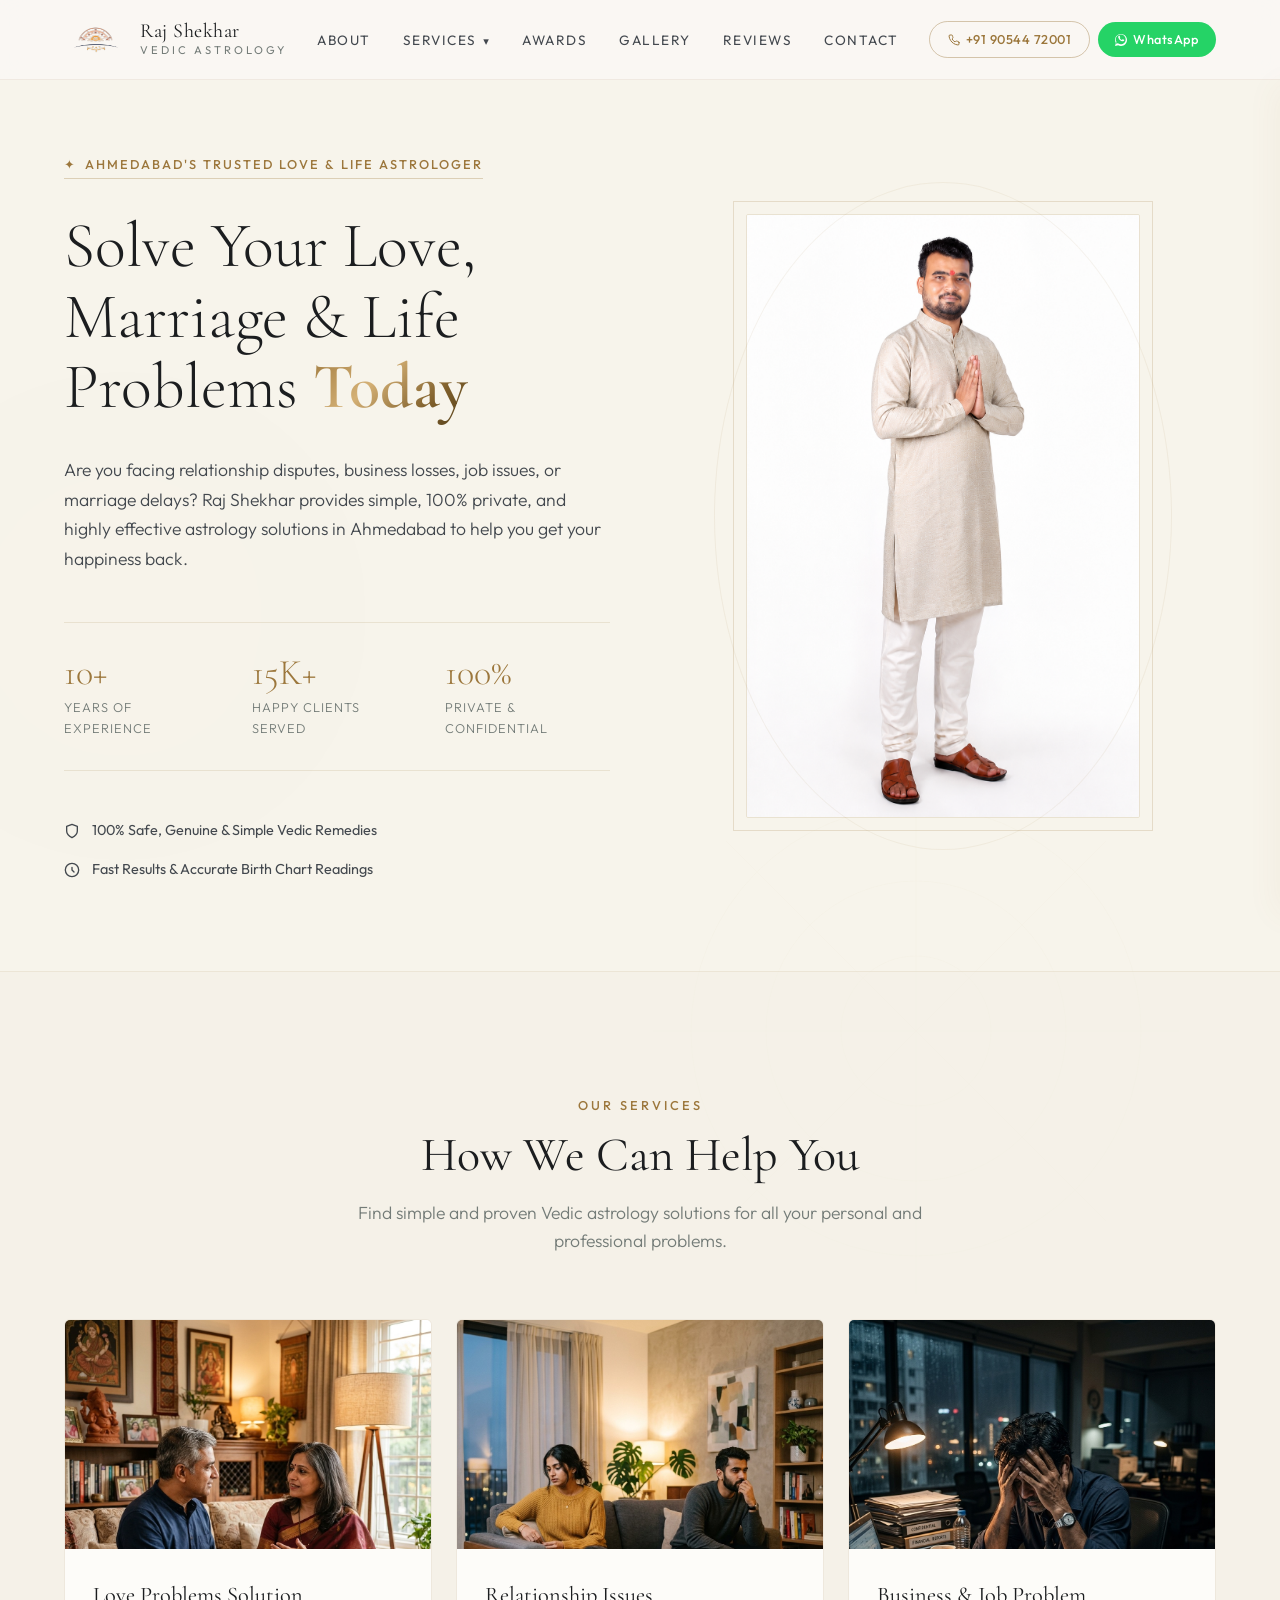
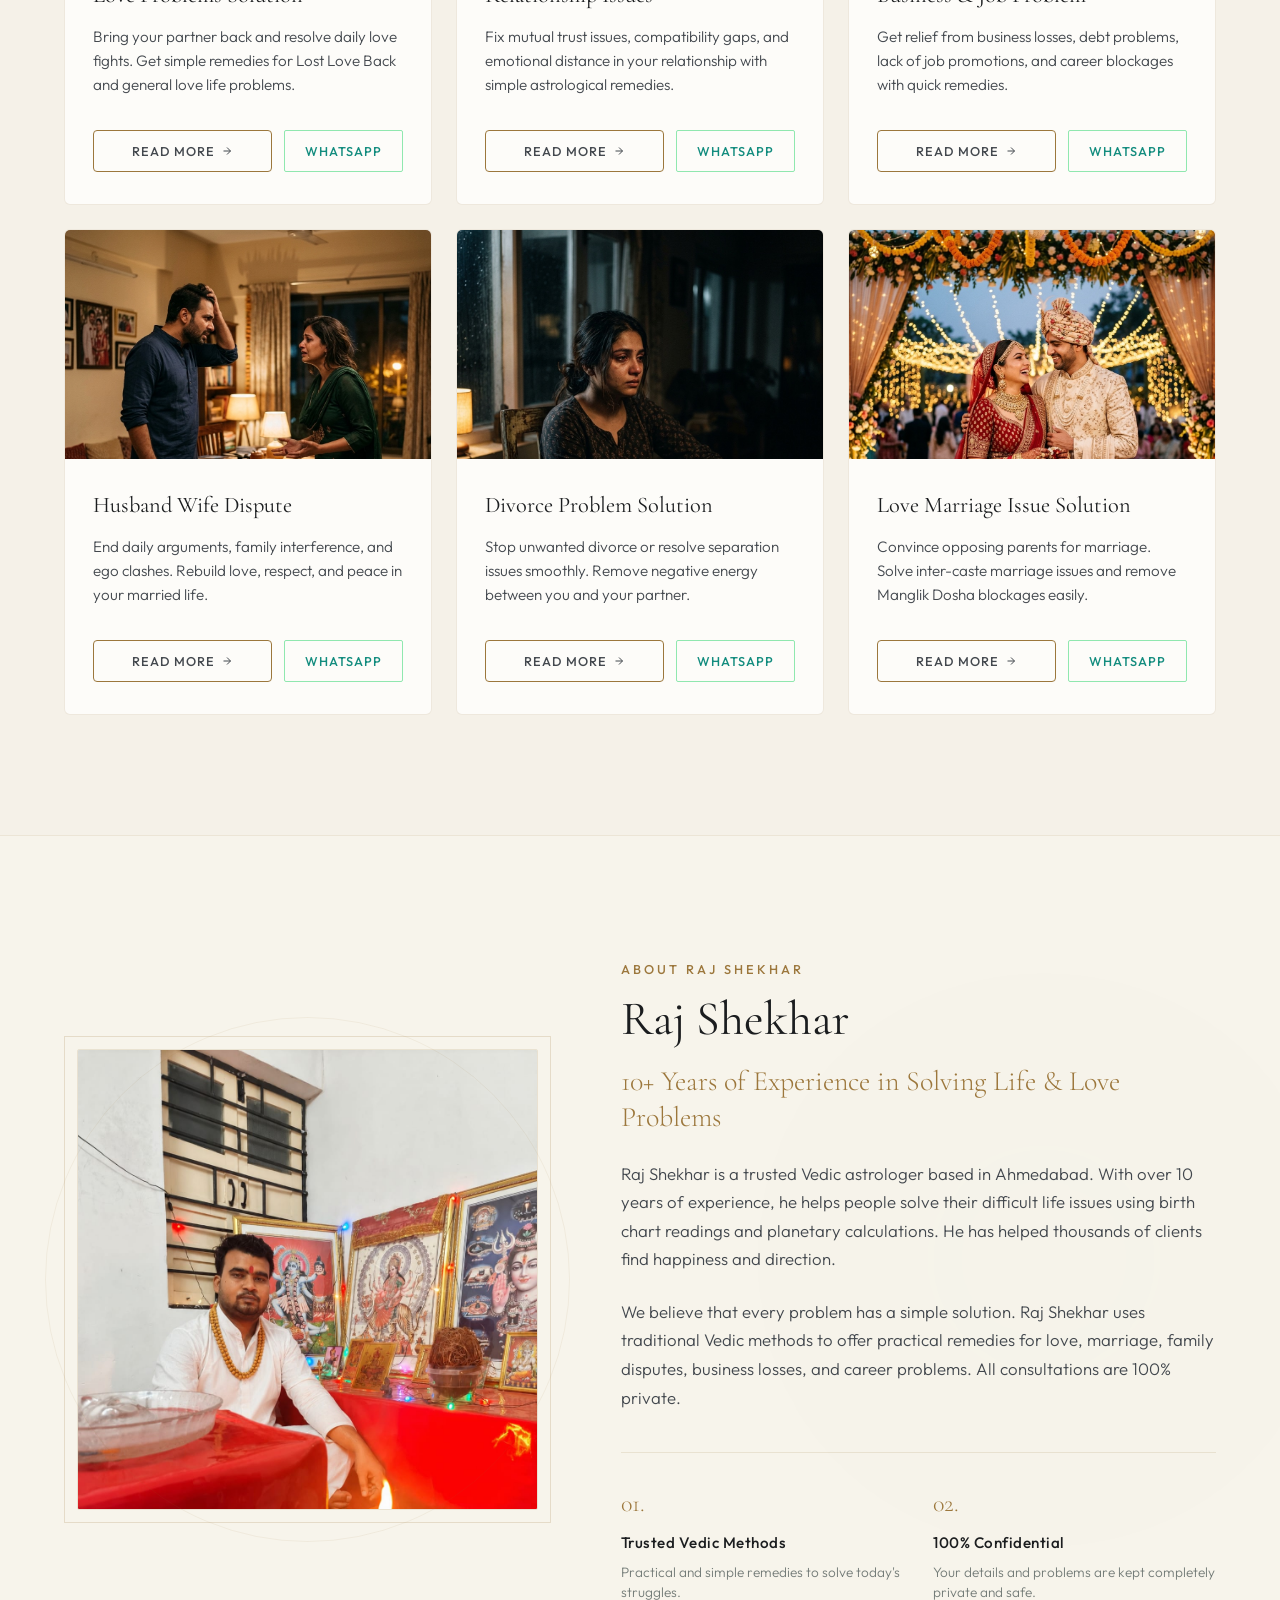
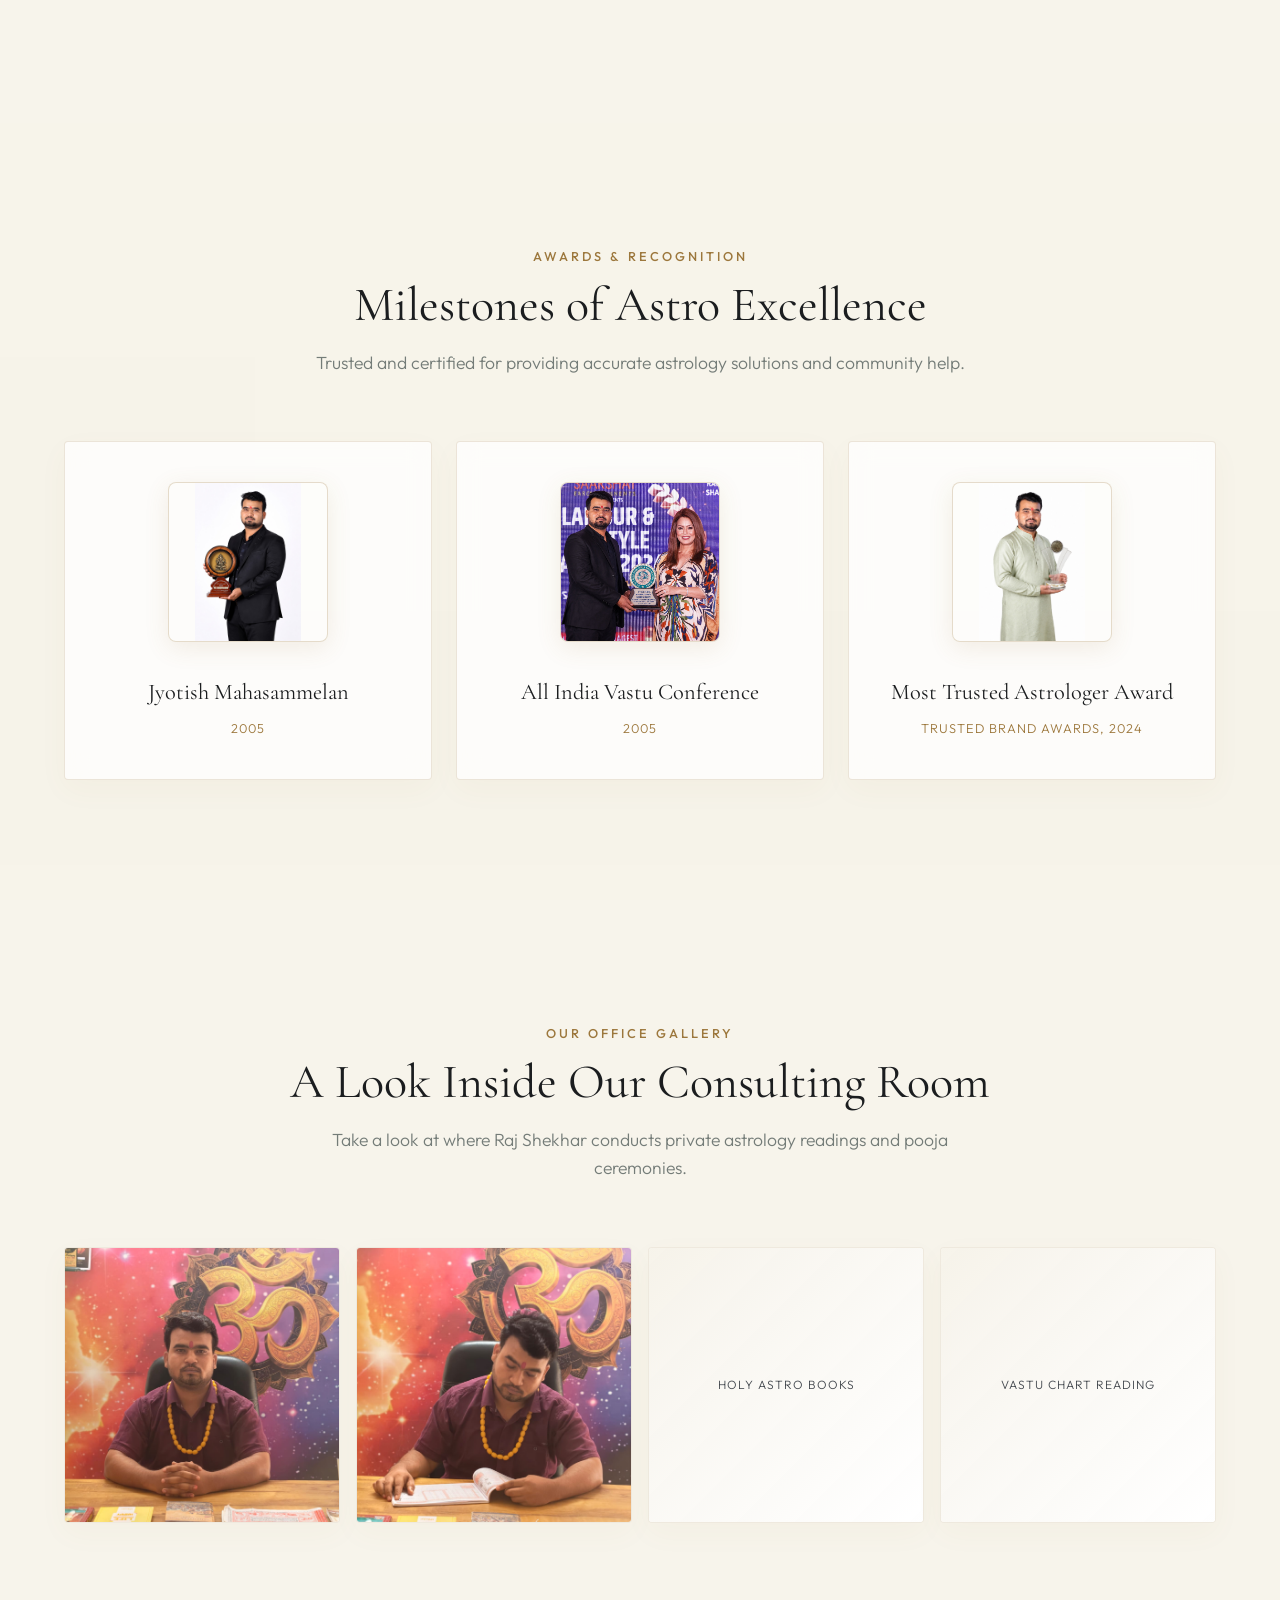
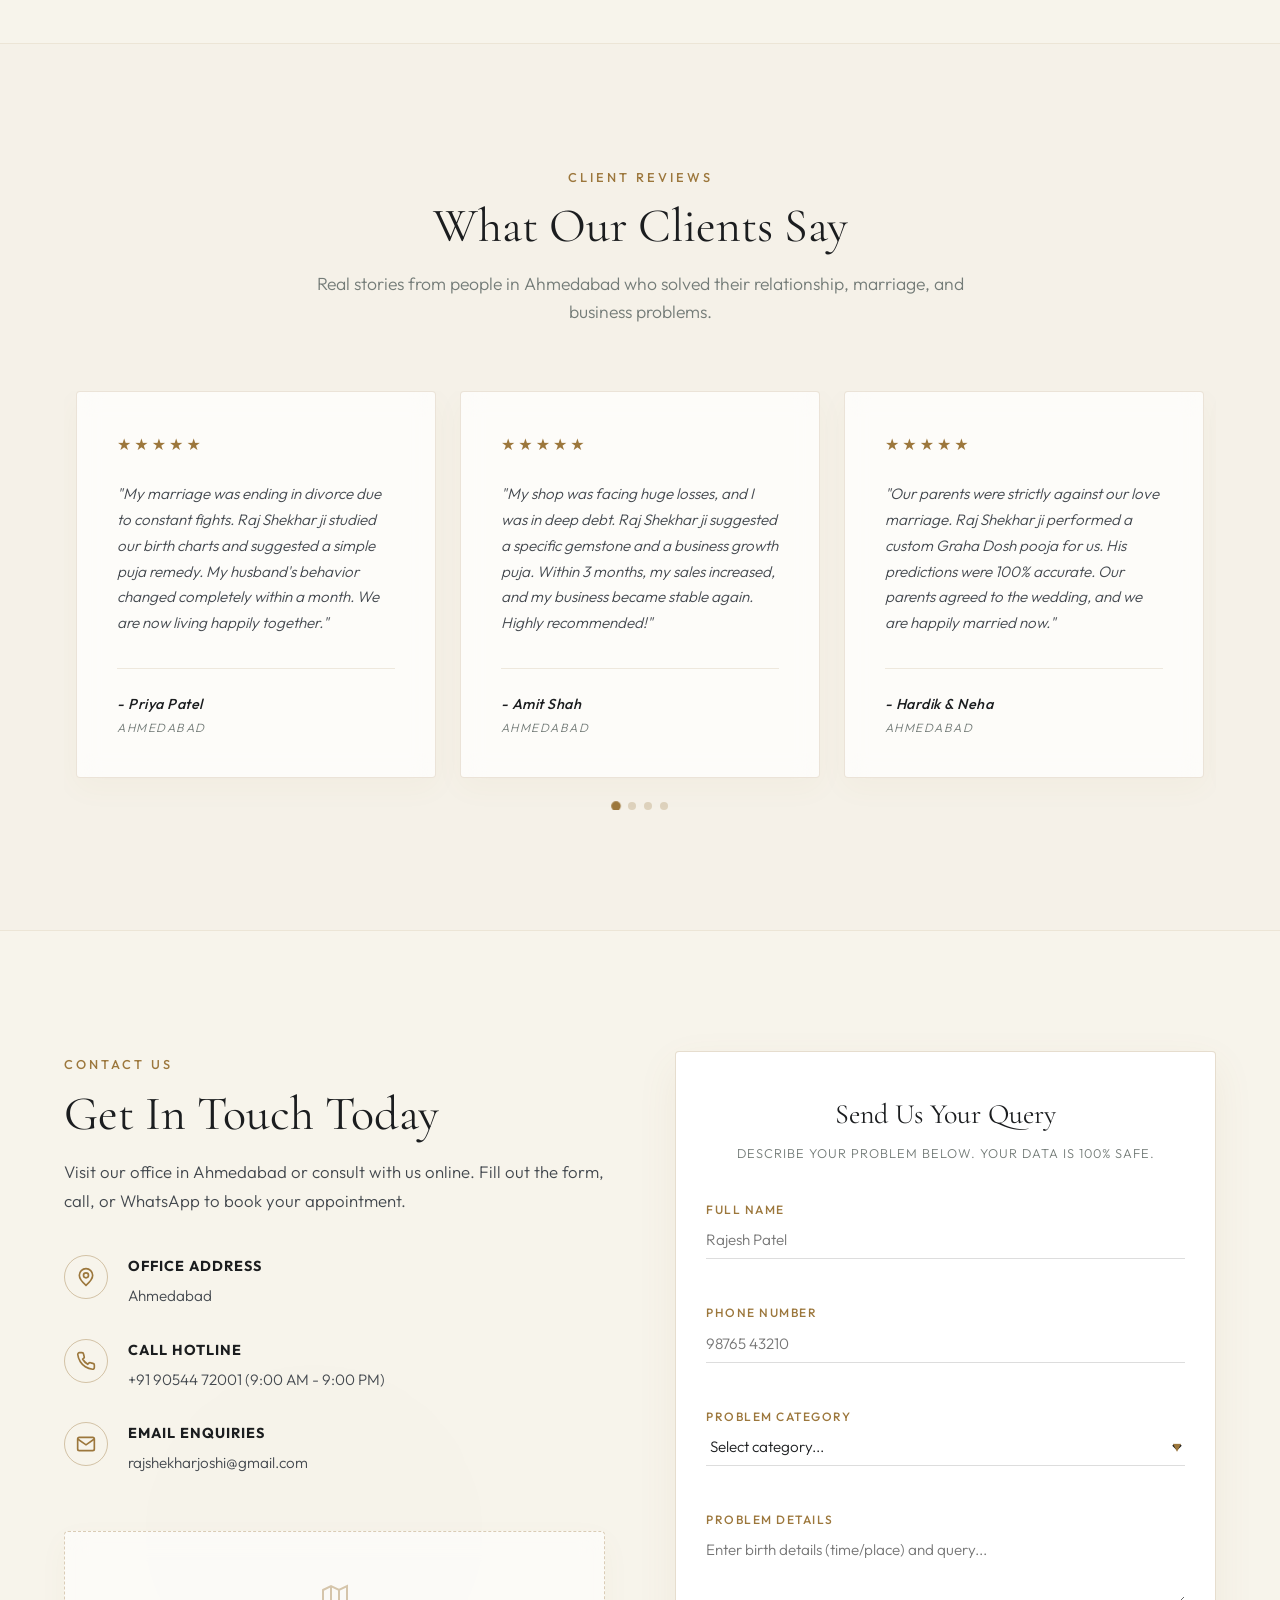
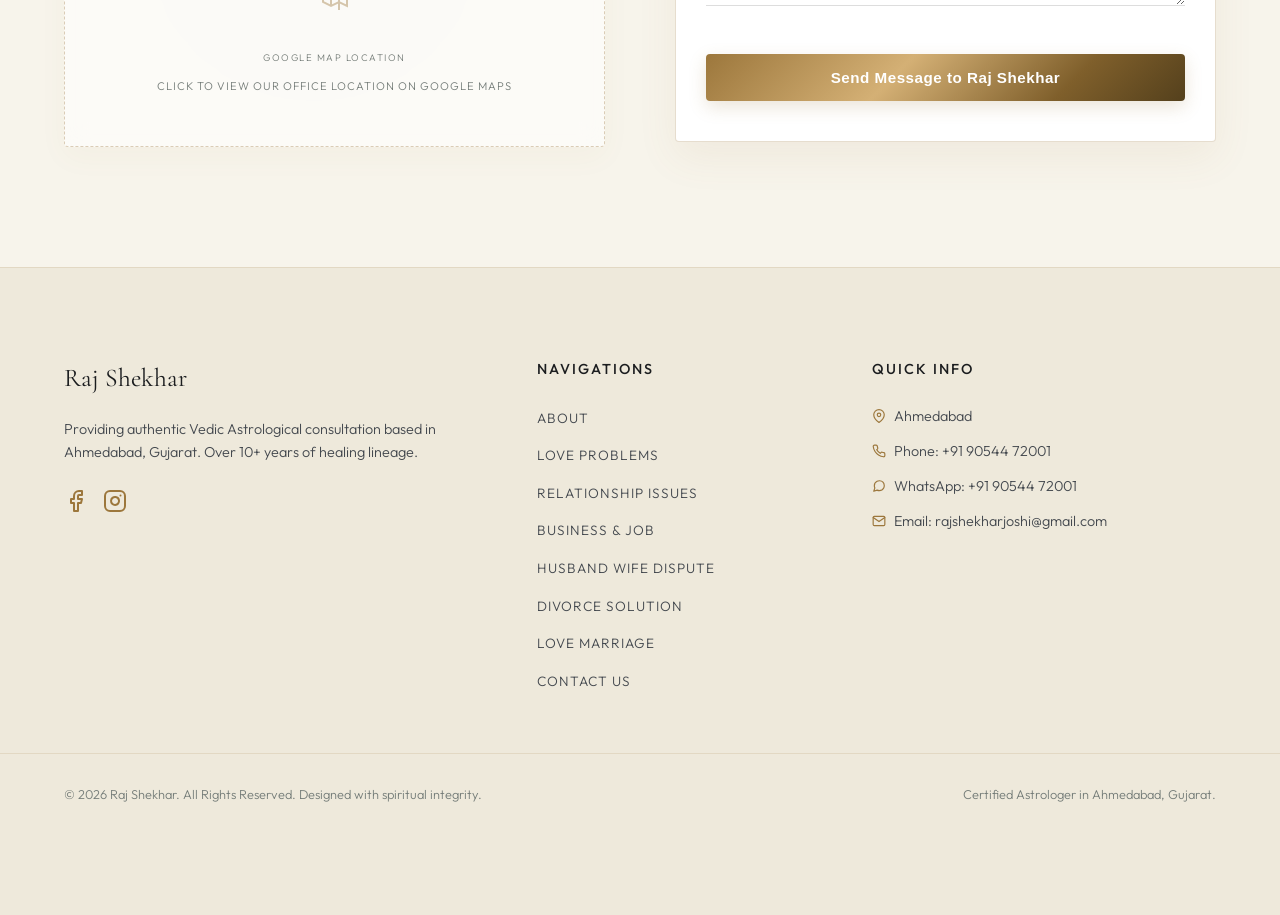
<file: index.html>
<!DOCTYPE html>
<html lang="en">

<head>
  <meta charset="UTF-8">
  <meta name="viewport" content="width=device-width, initial-scale=1.0">
  <title>Raj Shekhar | Best Astrologer in Ahmedabad — 10+ Years of Vedic Mastery</title>

  <!-- SEO Meta Tags -->
  <meta name="description"
    content="Get 100% confidential and proven solutions for lost love back, love marriage, business, job, relationship, and divorce problems from Ahmedabad's leading Vedic Astrologer Raj Shekhar. 10+ years experience. Free advice on Call & WhatsApp.">
  <meta name="keywords"
    content="astrologer in ahmedabad, best astrologer in ahmedabad, jyotish in ahmedabad, love problem solution ahmedabad, lost love back ahmedabad, love marriage specialist ahmedabad, relationship problem solver, business problem solution, divorce problem solution, husband wife dispute solver, raj shekhar astrologer">
  <meta name="author" content="Raj Shekhar">
  <meta name="robots" content="index, follow">

  <!-- Open Graph / Facebook -->
  <meta property="og:type" content="website">
  <meta property="og:url" content="https://www.rajshekharastrologer.com/">
  <meta property="og:title" content="Raj Shekhar | Best Astrologer in Ahmedabad">
  <meta property="og:description"
    content="Proven Vedic astrological solutions for relationship issues, business troubles, divorce, and love marriage disputes. Call/WhatsApp today for a confidential advice session.">
  <meta property="og:image" content="images/og-share-banner.jpg">

  <!-- Twitter -->
  <meta property="twitter:card" content="summary_large_image">
  <meta property="twitter:title" content="Raj Shekhar | Astrologer in Ahmedabad">
  <meta property="twitter:description"
    content="Resolve your life's hardest issues with ancient Vedic wisdom. Certified Astrologer in Ahmedabad with 10+ years of trusted experience.">

  <!-- Fonts -->
  <link rel="preconnect" href="https://fonts.googleapis.com">
  <link rel="preconnect" href="https://fonts.gstatic.com" crossorigin>
  <link
    href="https://fonts.googleapis.com/css2?family=Cormorant+Garamond:ital,wght@0,300;0,400;0,600;0,700;1,300;1,400&family=Outfit:wght@200;300;400;500;600;700&display=swap"
    rel="stylesheet">

  <!-- Favicon -->
  <link rel="icon" type="image/svg+xml" href="logo.svg">

  <!-- Core Stylesheet -->
  <link rel="stylesheet" href="css/styles.css">

  <!-- LocalBusiness Schema Markup -->
  <script type="application/ld+json">
  {
    "@context": "https://schema.org",
    "@type": "LocalBusiness",
    "name": "Raj Shekhar - Best Astrologer in Ahmedabad",
    "description": "Ahmedabad's trusted Vedic astrologer offering services for love problems, relationship solutions, business, and divorce problems. Over 10+ years of Vedic lineage.",
    "url": "https://www.rajshekharastrologer.com",
    "telephone": "+919054472001",
    "priceRange": "₹₹",
    "image": "images/office-sanctum.jpg",
    "address": {
      "@type": "PostalAddress",
      "streetAddress": "Office 304, Astro Chambers, C G Road, Navrangpura",
      "addressLocality": "Ahmedabad",
      "addressRegion": "Gujarat",
      "postalCode": "380009",
      "addressCountry": "IN"
    },
    "geo": {
      "@type": "GeoCoordinates",
      "latitude": 23.0269,
      "longitude": 72.5623
    },
    "openingHoursSpecification": {
      "@type": "OpeningHoursSpecification",
      "dayOfWeek": [
        "Monday",
        "Tuesday",
        "Wednesday",
        "Thursday",
        "Friday",
        "Saturday",
        "Sunday"
      ],
      "opens": "09:00",
      "closes": "21:00"
    },
    "contactPoint": {
      "@type": "ContactPoint",
      "telephone": "+919054472001",
      "contactType": "customer service",
      "availableLanguage": ["English", "Hindi", "Gujarati"]
    }
  }
  </script>
</head>

<body>

  <!-- Background Decorative Orbs & Geometrics -->
  <div class="glow-orb orb-1" aria-hidden="true"></div>
  <div class="glow-orb orb-2" aria-hidden="true"></div>
  <div class="glow-orb orb-3" aria-hidden="true"></div>

  <!-- Subtle line-art geometry overlay for contemporary feel -->
  <div class="cosmic-line-deco" aria-hidden="true">
    <svg width="100%" height="100%" viewBox="0 0 800 800" fill="none" stroke="rgba(168, 129, 67, 0.05)"
      stroke-width="1">
      <circle cx="400" cy="400" r="300" />
      <circle cx="400" cy="400" r="200" />
      <circle cx="400" cy="400" r="100" />
      <line x1="400" y1="50" x2="400" y2="750" />
      <line x1="50" y1="400" x2="750" y2="400" />
      <line x1="147" y1="147" x2="653" y2="653" />
      <line x1="147" y1="653" x2="653" y2="147" />
    </svg>
  </div>

  <!-- Header Section -->
  <header class="main-header">
    <div class="container header-container">
      <a href="#" class="logo" id="header-logo">
        <img src="logo.svg" alt="Raj Shekhar Vedic Astrology Logo" class="logo-img">
        <div class="logo-text">
          <span class="logo-name">Raj Shekhar</span>
          <span class="logo-title">Vedic Astrology</span>
        </div>
      </a>

      <!-- Desktop Nav & Quick Contacts -->
      <nav class="desktop-nav" aria-label="Main Navigation">
        <ul>
          <li><a href="#about">About</a></li>
          <li class="nav-dropdown">
            <a href="#services" class="dropdown-trigger">Services <span class="arrow-down">&#9662;</span></a>
            <ul class="dropdown-menu">
              <li><a href="love-problems.html">Love Problems</a></li>
              <li><a href="relationship-problem.html">Relationship Issues</a></li>
              <li><a href="business-job-problem.html">Business & Job</a></li>
              <li><a href="husband-wife-problem.html">Husband Wife Dispute</a></li>
              <li><a href="divorce-problem.html">Divorce Solution</a></li>
              <li><a href="love-marriage-problem.html">Love Marriage</a></li>
            </ul>
          </li>
          <li><a href="#awards">Awards</a></li>
          <li><a href="#gallery">Gallery</a></li>
          <li><a href="#testimonials">Reviews</a></li>
          <li><a href="contact.html">Contact</a></li>
        </ul>
      </nav>
      <!-- Hamburger Toggle Button -->
      <button class="mobile-menu-toggle" aria-label="Toggle navigation menu" aria-expanded="false" aria-controls="mobile-nav">
        <span class="hamburger-line"></span>
        <span class="hamburger-line"></span>
        <span class="hamburger-line"></span>
      </button>

      <div class="header-ctas">
        <a href="tel:+919054472001" class="btn btn-call-outline" aria-label="Call Astrologer Raj Shekhar">
          <span class="btn-icon">
            <svg width="14" height="14" viewBox="0 0 24 24" fill="none" stroke="currentColor" stroke-width="2"
              stroke-linecap="round" stroke-linejoin="round">
              <path
                d="M22 16.92v3a2 2 0 0 1-2.18 2 19.79 19.79 0 0 1-8.63-3.07 19.5 19.5 0 0 1-6-6 19.79 19.79 0 0 1-3.07-8.67A2 2 0 0 1 4.11 2h3a2 2 0 0 1 2 1.72 12.84 12.84 0 0 0 .7 2.81 2 2 0 0 1-.45 2.11L8.09 9.91a16 16 0 0 0 6 6l1.27-1.27a2 2 0 0 1 2.11-.45 12.84 12.84 0 0 0 2.81.7A2 2 0 0 1 22 16.92z" />
            </svg>
          </span>
          <span class="desktop-only">+91 90544 72001</span>
        </a>
        <a href="https://wa.me/919054472001?text=Hello%20Raj%20Shekhar%20ji,%20I%20want%20to%20consult%20you%20regarding%20my%20problem."
          target="_blank" class="btn btn-whatsapp-solid" aria-label="Chat with Astrologer Raj Shekhar on WhatsApp">
          <span class="btn-icon">
            <svg width="14" height="14" viewBox="0 0 24 24" fill="currentColor">
              <path
                d="M.057 24l1.687-6.163c-1.041-1.804-1.588-3.849-1.587-5.946C.06 5.348 5.397.01 12.008.01c3.202.001 6.212 1.246 8.477 3.514 2.266 2.268 3.507 5.28 3.505 8.484-.004 6.657-5.34 11.997-11.953 11.997-2.005-.001-3.973-.502-5.731-1.456L0 24zm6.59-4.846c1.6.95 3.188 1.449 4.825 1.451 5.436 0 9.86-4.37 9.864-9.799.002-2.63-1.023-5.101-2.885-6.963C16.588 1.981 14.115.96 11.488.96c-5.44 0-9.866 4.372-9.87 9.802 0 1.698.459 3.356 1.328 4.867l-.995 3.635 3.7-.97c1.554.896 3.082 1.341 4.606 1.341zm11.303-7.79c-.3-.15-1.774-.875-2.048-.975-.275-.1-.475-.15-.675.15-.2.3-.775.975-.95 1.175-.175.2-.35.225-.65.075-.3-.15-1.267-.467-2.414-1.492-.893-.797-1.496-1.782-1.672-2.082-.176-.3-.019-.462.13-.611.135-.134.3-.35.45-.525.15-.175.2-.3.3-.5.1-.2.05-.375-.025-.525-.075-.15-.675-1.625-.925-2.225-.244-.589-.491-.51-.675-.52-.174-.01-.374-.012-.574-.012s-.525.075-.8.375c-.275.3-1.05 1.025-1.05 2.5s1.075 2.9 1.225 3.1c.15.2 2.11 3.224 5.115 4.526.715.31 1.273.495 1.708.633.719.228 1.374.196 1.892.119.577-.087 1.774-.725 2.024-1.425.25-.7.25-1.3 0-1.425-.075-.125-.275-.2-.575-.35z" />
            </svg>
          </span>
          <span>WhatsApp</span>
        </a>
      </div>
    </div>
  </header>
  <!-- Mobile Navigation Drawer -->
  <div class="mobile-nav-drawer" id="mobile-nav" aria-hidden="true">
    <nav class="mobile-navigation" aria-label="Mobile Navigation">
      <ul>
        <li><a href="index.html#about">About</a></li>
        <li><a href="love-problems.html">Love Problems</a></li>
        <li><a href="relationship-problem.html">Relationship Issues</a></li>
        <li><a href="business-job-problem.html">Business & Job</a></li>
        <li><a href="husband-wife-problem.html">Husband Wife Dispute</a></li>
        <li><a href="divorce-problem.html">Divorce Solution</a></li>
        <li><a href="love-marriage-problem.html">Love Marriage</a></li>
        <li><a href="contact.html">Contact Us</a></li>
      </ul>
    </nav>
  </div>

  <!-- Hero Section -->
  <section class="hero-section">
    <div class="container hero-container">
      <!-- Left Content -->
      <div class="hero-content">
        <div class="badge-trust">
          <span class="star-icon">✦</span>
          <span>Ahmedabad's Trusted Love & Life Astrologer</span>
        </div>

        <h1 class="hero-title">
          Solve Your Love, Marriage & Life Problems <span class="text-gold">Today</span>
        </h1>

        <p class="hero-description">
          Are you facing relationship disputes, business losses, job issues, or marriage delays? Raj Shekhar provides
          simple, 100% private, and highly effective astrology solutions in Ahmedabad to help you get your happiness
          back.
        </p>

        <!-- Dynamic Trust Metrics -->
        <div class="hero-metrics">
          <div class="metric-item">
            <span class="metric-number">10+</span>
            <span class="metric-label">Years of Experience</span>
          </div>
          <div class="metric-item">
            <span class="metric-number">15K+</span>
            <span class="metric-label">Happy Clients Served</span>
          </div>
          <div class="metric-item">
            <span class="metric-number">100%</span>
            <span class="metric-label">Private & Confidential</span>
          </div>
        </div>

        <div class="hero-guarantees">
          <div class="guarantee-item">
            <svg width="16" height="16" viewBox="0 0 24 24" fill="none" stroke="currentColor" stroke-width="2"
              stroke-linecap="round" stroke-linejoin="round" class="text-gold">
              <path d="M12 22s8-4 8-10V5l-8-3-8 3v7c0 6 8 10 8 10z" />
            </svg>
            <span>100% Safe, Genuine & Simple Vedic Remedies</span>
          </div>
          <div class="guarantee-item">
            <svg width="16" height="16" viewBox="0 0 24 24" fill="none" stroke="currentColor" stroke-width="2"
              stroke-linecap="round" stroke-linejoin="round" class="text-gold">
              <circle cx="12" cy="12" r="10" />
              <path d="M12 8v4l3 3" />
            </svg>
            <span>Fast Results & Accurate Birth Chart Readings</span>
          </div>
        </div>
      </div>

      <!-- Right Visual (Image Placeholder) -->
      <div class="hero-visual-container">
        <div class="visual-placeholder-container">
          <!-- Geometric stars background elements inside image space -->
          <div class="astro-bg-circles" aria-hidden="true"></div>
          <img src="namaste.png" alt="Raj Shekhar Astrologer" class="hero-img">
        </div>
      </div>
    </div>
  </section>

  <!-- Services Section -->
  <section id="services" class="services-section">
    <div class="container">
      <div class="section-header text-center">
        <span class="accent-title">Our Services</span>
        <h2 class="section-title">How We Can Help You</h2>
        <p class="section-subtitle">
          Find simple and proven Vedic astrology solutions for all your personal and professional problems.
        </p>
      </div>

      <div class="services-grid">
        <!-- Service Card 1 -->
        <article class="service-card" data-service="love-problems">
          <div class="service-card-img">
            <img src="svc_love_problems.jpg" alt="Love Problems Solution" loading="lazy">
          </div>
          <div class="service-card-body">
            <h3 class="service-title">Love Problems Solution</h3>
            <p class="service-desc">
              Bring your partner back and resolve daily love fights. Get simple remedies for Lost Love Back and general love life problems.
            </p>
            <div class="service-actions">
              <a href="love-problems.html" class="btn btn-card-more">
                <span>Read More</span>
                <svg class="btn-arrow" width="12" height="12" viewBox="0 0 24 24" fill="none" stroke="currentColor" stroke-width="2">
                  <path d="M5 12h14M12 5l7 7-7 7" />
                </svg>
              </a>
              <a href="https://wa.me/919054472001?text=Hello%20Raj%20Shekhar%20ji,%20I%20need%20help%20with%20Love%20Problems%20Solution." target="_blank" class="btn btn-card-wa">
                <span>WhatsApp</span>
              </a>
            </div>
          </div>
        </article>

        <!-- Service Card 2 -->
        <article class="service-card" data-service="relationship-issues">
          <div class="service-card-img">
            <img src="svc_relationship.jpg" alt="Relationship Issues" loading="lazy">
          </div>
          <div class="service-card-body">
            <h3 class="service-title">Relationship Issues</h3>
            <p class="service-desc">
              Fix mutual trust issues, compatibility gaps, and emotional distance in your relationship with simple astrological remedies.
            </p>
            <div class="service-actions">
              <a href="relationship-problem.html" class="btn btn-card-more">
                <span>Read More</span>
                <svg class="btn-arrow" width="12" height="12" viewBox="0 0 24 24" fill="none" stroke="currentColor" stroke-width="2">
                  <path d="M5 12h14M12 5l7 7-7 7" />
                </svg>
              </a>
              <a href="https://wa.me/919054472001?text=Hello%20Raj%20Shekhar%20ji,%20I%20need%20help%20with%20Relationship%20Issues." target="_blank" class="btn btn-card-wa">
                <span>WhatsApp</span>
              </a>
            </div>
          </div>
        </article>

        <!-- Service Card 3 -->
        <article class="service-card" data-service="business-job">
          <div class="service-card-img">
            <img src="svc_business_job.jpg" alt="Business & Job Problem" loading="lazy">
          </div>
          <div class="service-card-body">
            <h3 class="service-title">Business &amp; Job Problem</h3>
            <p class="service-desc">
              Get relief from business losses, debt problems, lack of job promotions, and career blockages with quick remedies.
            </p>
            <div class="service-actions">
              <a href="business-job-problem.html" class="btn btn-card-more">
                <span>Read More</span>
                <svg class="btn-arrow" width="12" height="12" viewBox="0 0 24 24" fill="none" stroke="currentColor" stroke-width="2">
                  <path d="M5 12h14M12 5l7 7-7 7" />
                </svg>
              </a>
              <a href="https://wa.me/919054472001?text=Hello%20Raj%20Shekhar%20ji,%20I%20need%20help%20with%20Business%20and%20Job%20Problem%20Solution." target="_blank" class="btn btn-card-wa">
                <span>WhatsApp</span>
              </a>
            </div>
          </div>
        </article>

        <!-- Service Card 4 -->
        <article class="service-card" data-service="husband-wife">
          <div class="service-card-img">
            <img src="svc_husband_wife.jpg" alt="Husband Wife Dispute" loading="lazy">
          </div>
          <div class="service-card-body">
            <h3 class="service-title">Husband Wife Dispute</h3>
            <p class="service-desc">
              End daily arguments, family interference, and ego clashes. Rebuild love, respect, and peace in your married life.
            </p>
            <div class="service-actions">
              <a href="husband-wife-problem.html" class="btn btn-card-more">
                <span>Read More</span>
                <svg class="btn-arrow" width="12" height="12" viewBox="0 0 24 24" fill="none" stroke="currentColor" stroke-width="2">
                  <path d="M5 12h14M12 5l7 7-7 7" />
                </svg>
              </a>
              <a href="https://wa.me/919054472001?text=Hello%20Raj%20Shekhar%20ji,%20I%20need%20help%20with%20Husband%20Wife%20Problem%20Solution." target="_blank" class="btn btn-card-wa">
                <span>WhatsApp</span>
              </a>
            </div>
          </div>
        </article>

        <!-- Service Card 5 -->
        <article class="service-card" data-service="divorce-problem">
          <div class="service-card-img">
            <img src="svc_divorce.jpg" alt="Divorce Problem Solution" loading="lazy">
          </div>
          <div class="service-card-body">
            <h3 class="service-title">Divorce Problem Solution</h3>
            <p class="service-desc">
              Stop unwanted divorce or resolve separation issues smoothly. Remove negative energy between you and your partner.
            </p>
            <div class="service-actions">
              <a href="divorce-problem.html" class="btn btn-card-more">
                <span>Read More</span>
                <svg class="btn-arrow" width="12" height="12" viewBox="0 0 24 24" fill="none" stroke="currentColor" stroke-width="2">
                  <path d="M5 12h14M12 5l7 7-7 7" />
                </svg>
              </a>
              <a href="https://wa.me/919054472001?text=Hello%20Raj%20Shekhar%20ji,%20I%20need%20help%20with%20Divorce%20Problem%20Solution." target="_blank" class="btn btn-card-wa">
                <span>WhatsApp</span>
              </a>
            </div>
          </div>
        </article>

        <!-- Service Card 6 -->
        <article class="service-card" data-service="love-marriage">
          <div class="service-card-img">
            <img src="svc_love_marriage.jpg" alt="Love Marriage Issue Solution" loading="lazy">
          </div>
          <div class="service-card-body">
            <h3 class="service-title">Love Marriage Issue Solution</h3>
            <p class="service-desc">
              Convince opposing parents for marriage. Solve inter-caste marriage issues and remove Manglik Dosha blockages easily.
            </p>
            <div class="service-actions">
              <a href="love-marriage-problem.html" class="btn btn-card-more">
                <span>Read More</span>
                <svg class="btn-arrow" width="12" height="12" viewBox="0 0 24 24" fill="none" stroke="currentColor" stroke-width="2">
                  <path d="M5 12h14M12 5l7 7-7 7" />
                </svg>
              </a>
              <a href="https://wa.me/919054472001?text=Hello%20Raj%20Shekhar%20ji,%20I%20need%20help%20with%20Love%20Marriage%20Issue%20Solution." target="_blank" class="btn btn-card-wa">
                <span>WhatsApp</span>
              </a>
            </div>
          </div>
        </article>
      </div>
    </div>
  </section>

  <!-- About Us Section -->
  <section id="about" class="about-section">
    <div class="container about-container">
      <!-- Left Side Image -->
      <div class="about-visual">
        <div class="visual-placeholder-container">
          <!-- Geometric stars background elements inside image space -->
          <div class="astro-bg-circles"></div>
          <img src="namaste.jpeg" alt="Raj Shekhar doing Namaste" class="about-img">
        </div>
      </div>

      <!-- Right Side Content -->
      <div class="about-text">
        <span class="accent-title">About Raj Shekhar</span>
        <h2 class="section-title">Raj Shekhar</h2>
        <h3 class="about-subtitle">10+ Years of Experience in Solving Life & Love Problems</h3>
        <p>
          Raj Shekhar is a trusted Vedic astrologer based in Ahmedabad. With over 10 years of experience, he helps
          people solve their difficult life issues using birth chart readings and planetary calculations. He has helped
          thousands of clients find happiness and direction.
        </p>
        <p>
          We believe that every problem has a simple solution. Raj Shekhar uses traditional Vedic methods to offer
          practical remedies for love, marriage, family disputes, business losses, and career problems. All
          consultations are 100% private.
        </p>
        <div class="about-pillars">
          <div class="pillar">
            <span class="pillar-num">01.</span>
            <strong>Trusted Vedic Methods</strong>
            <p>Practical and simple remedies to solve today's struggles.</p>
          </div>
          <div class="pillar">
            <span class="pillar-num">02.</span>
            <strong>100% Confidential</strong>
            <p>Your details and problems are kept completely private and safe.</p>
          </div>
        </div>
      </div>
    </div>
  </section>

  <!-- Awards Section -->
  <section id="awards" class="awards-section">
    <div class="container">
      <div class="section-header text-center">
        <span class="accent-title">Awards & Recognition</span>
        <h2 class="section-title">Milestones of Astro Excellence</h2>
        <p class="section-subtitle">Trusted and certified for providing accurate astrology solutions and community help.
        </p>
      </div>

      <div class="awards-grid">
        <!-- Award 1 -->
        <article class="award-card card-glass">
          <div class="award-img-wrap">
            <img src="award1.jpg" alt="Jyotish Shiromani Award" class="award-img" loading="lazy">
          </div>
          <h3 class="award-title">Jyotish Mahasammelan</h3>
          <p class="award-issuer">2005</p>
        </article>

        <!-- Award 2 -->
        <article class="award-card card-glass">
          <div class="award-img-wrap">
            <img src="award2.jpg" alt="Gold Medal in Vedic Astrology" class="award-img" loading="lazy">
          </div>
          <h3 class="award-title">All India Vastu Conference</h3>
          <p class="award-issuer">2005</p>
        </article>

        <!-- Award 3 -->
        <article class="award-card card-glass">
          <div class="award-img-wrap">
            <img src="award3.jpg" alt="Most Trusted Astrologer Award" class="award-img" loading="lazy">
          </div>
          <h3 class="award-title">Most Trusted Astrologer Award</h3>
          <p class="award-issuer">Trusted Brand Awards, 2024</p>
        </article>
      </div>
    </div>
  </section>

  <!-- Gallery Section -->
  <section id="gallery" class="gallery-section">
    <div class="container">
      <div class="section-header text-center">
        <span class="accent-title">Our Office Gallery</span>
        <h2 class="section-title">A Look Inside Our Consulting Room</h2>
        <p class="section-subtitle">Take a look at where Raj Shekhar conducts private astrology readings and pooja
          ceremonies.</p>
      </div>

      <div class="gallery-grid">
        <!-- Item 1 -->
        <figure class="gallery-item card-glass" data-caption="Private Meeting Room, Ahmedabad">
          <div class="gallery-visual-placeholder">
            <img src="gallery1.jpeg" alt="Private Meeting Room" class="gallery-img">
          </div>
          <figcaption class="gallery-overlay">
            <h4>Private Meeting Room</h4>
            <p>Where all personal birth chart discussions happen in complete privacy.</p>
          </figcaption>
        </figure>

        <!-- Item 2 -->
        <figure class="gallery-item card-glass" data-caption="Pooja Center & Vedic Havans">
          <div class="gallery-visual-placeholder">
            <img src="gallery2.jpeg" alt="Pooja Center" class="gallery-img">
          </div>
          <figcaption class="gallery-overlay">
            <h4>Pooja Center</h4>
            <p>Safe and positive remedies used to calm down weak planets.</p>
          </figcaption>
        </figure>

        <!-- Item 3 -->
        <figure class="gallery-item card-glass" data-caption="Astro Books & Chart Reading">
          <div class="gallery-visual-placeholder">
            <span class="visual-label">Holy Astro Books</span>
          </div>
          <figcaption class="gallery-overlay">
            <h4>Holy Astro Books</h4>
            <p>Calculations and references used daily for accurate predictions.</p>
          </figcaption>
        </figure>

        <!-- Item 4 -->
        <figure class="gallery-item card-glass" data-caption="Vastu consultation layout maps">
          <div class="gallery-visual-placeholder">
            <span class="visual-label">Vastu Chart Reading</span>
          </div>
          <figcaption class="gallery-overlay">
            <h4>Vastu Consultation</h4>
            <p>Designing home and business layouts for positive energy flow.</p>
          </figcaption>
        </figure>
      </div>
    </div>
  </section>

    <!-- Testimonials Section -->
  <section id="testimonials" class="testimonials-section">
    <div class="container">
      <div class="section-header text-center">
        <span class="accent-title">Client Reviews</span>
        <h2 class="section-title">What Our Clients Say</h2>
        <p class="section-subtitle">Real stories from people in Ahmedabad who solved their relationship, marriage, and business problems.</p>
      </div>

      <div class="testimonials-carousel-container">
        <div class="testimonials-grid">
        <div class="testimonial-card-wrapper">
          <blockquote class="testimonial-card card-glass">
            <div class="rating-stars">★★★★★</div>
            <p class="testimonial-text">
              "My marriage was ending in divorce due to constant fights. Raj Shekhar ji studied our birth charts and suggested a simple puja remedy. My husband's behavior changed completely within a month. We are now living happily together."
            </p>
            <cite class="testimonial-author">
              <strong>- Priya Patel</strong>
              <span>Ahmedabad</span>
            </cite>
          </blockquote>
        </div>
        <div class="testimonial-card-wrapper">
          <blockquote class="testimonial-card card-glass">
            <div class="rating-stars">★★★★★</div>
            <p class="testimonial-text">
              "My shop was facing huge losses, and I was in deep debt. Raj Shekhar ji suggested a specific gemstone and a business growth puja. Within 3 months, my sales increased, and my business became stable again. Highly recommended!"
            </p>
            <cite class="testimonial-author">
              <strong>- Amit Shah</strong>
              <span>Ahmedabad</span>
            </cite>
          </blockquote>
        </div>
        <div class="testimonial-card-wrapper">
          <blockquote class="testimonial-card card-glass">
            <div class="rating-stars">★★★★★</div>
            <p class="testimonial-text">
              "Our parents were strictly against our love marriage. Raj Shekhar ji performed a custom Graha Dosh pooja for us. His predictions were 100% accurate. Our parents agreed to the wedding, and we are happily married now."
            </p>
            <cite class="testimonial-author">
              <strong>- Hardik & Neha</strong>
              <span>Ahmedabad</span>
            </cite>
          </blockquote>
        </div>
        <div class="testimonial-card-wrapper">
          <blockquote class="testimonial-card card-glass">
            <div class="rating-stars">★★★★★</div>
            <p class="testimonial-text">
              "I was facing a series of business losses and severe depression. Raj Shekhar ji guided me with planetary calculations and Vastu. Now my business is thriving and I have peace."
            </p>
            <cite class="testimonial-author">
              <strong>- Rajesh Vyas</strong>
              <span>Ahmedabad</span>
            </cite>
          </blockquote>
        </div>
        <div class="testimonial-card-wrapper">
          <blockquote class="testimonial-card card-glass">
            <div class="rating-stars">★★★★★</div>
            <p class="testimonial-text">
              "My daughter's marriage was getting delayed for 4 years. Raj Shekhar ji identified a Rahu block and performed a puja. She got married within 6 months to a very nice family."
            </p>
            <cite class="testimonial-author">
              <strong>- Komal Shah</strong>
              <span>Ahmedabad</span>
            </cite>
          </blockquote>
        </div>
        <div class="testimonial-card-wrapper">
          <blockquote class="testimonial-card card-glass">
            <div class="rating-stars">★★★★★</div>
            <p class="testimonial-text">
              "Highly accurate birth chart readings. His remedies for my career problems worked wonders. I got the job transfer I wanted."
            </p>
            <cite class="testimonial-author">
              <strong>- Nitin Trivedi</strong>
              <span>Ahmedabad</span>
            </cite>
          </blockquote>
        </div>
        </div>
      </div>
    </div>
  </section>

  <!-- Contact Us Section -->
  <section id="contact" class="contact-section">
    <div class="container contact-container">
      <!-- Contact Info -->
      <div class="contact-info">
        <span class="accent-title">Contact Us</span>
        <h2 class="section-title">Get In Touch Today</h2>
        <p class="contact-intro">
          Visit our office in Ahmedabad or consult with us online. Fill out the form, call, or WhatsApp to book your
          appointment.
        </p>

        <div class="contact-details-list">
          <div class="contact-detail-item">
            <div class="contact-icon">
              <svg width="20" height="20" viewBox="0 0 24 24" fill="none" stroke="currentColor" stroke-width="2">
                <path d="M12 2a8 8 0 0 0-8 8c0 5.25 8 12 8 12s8-6.75 8-12a8 8 0 0 0-8-8z" />
                <circle cx="12" cy="10" r="3" />
              </svg>
            </div>
            <div class="detail-text">
              <h4>Office Address</h4>
              <p>Ahmedabad</p>
            </div>
          </div>

          <div class="contact-detail-item">
            <div class="contact-icon">
              <svg width="20" height="20" viewBox="0 0 24 24" fill="none" stroke="currentColor" stroke-width="2">
                <path
                  d="M22 16.92v3a2 2 0 0 1-2.18 2 19.79 19.79 0 0 1-8.63-3.07 19.5 19.5 0 0 1-6-6 19.79 19.79 0 0 1-3.07-8.67A2 2 0 0 1 4.11 2h3a2 2 0 0 1 2 1.72 12.84 12.84 0 0 0 .7 2.81 2 2 0 0 1-.45 2.11L8.09 9.91a16 16 0 0 0 6 6l1.27-1.27a2 2 0 0 1 2.11-.45 12.84 12.84 0 0 0 2.81.7A2 2 0 0 1 22 16.92z" />
              </svg>
            </div>
            <div class="detail-text">
              <h4>Call Hotline</h4>
              <p><a href="tel:+919054472001">+91 90544 72001</a> (9:00 AM - 9:00 PM)</p>
            </div>
          </div>

          <div class="contact-detail-item">
            <div class="contact-icon">
              <svg width="20" height="20" viewBox="0 0 24 24" fill="none" stroke="currentColor" stroke-width="2">
                <path d="M4 4h16c1.1 0 2 .9 2 2v12c0 1.1-.9 2-2 2H4c-1.1 0-2-.9-2-2V6c0-1.1.9-2 2-2z" />
                <polyline points="22,6 12,13 2,6" />
              </svg>
            </div>
            <div class="detail-text">
              <h4>Email Enquiries</h4>
              <p><a href="mailto:rajshekharjoshi@gmail.com">rajshekharjoshi@gmail.com</a></p>
            </div>
          </div>
        </div>

        <!-- Map visual placeholder -->
        <div class="map-placeholder-container card-glass">
          <div class="placeholder-icon">
            <svg width="32" height="32" viewBox="0 0 24 24" fill="none" stroke="currentColor" stroke-width="1.5">
              <polygon points="3 6 9 3 15 6 21 3 21 18 15 15 9 18 3 15" />
              <line x1="9" y1="3" x2="9" y2="18" />
              <line x1="15" y1="6" x2="15" y2="21" />
            </svg>
          </div>
          <span class="visual-label">Google Map Location</span>
          <p class="map-note">Click to view our office location on Google Maps</p>
        </div>
      </div>

      <!-- Contact Form -->
      <div class="contact-form-container">
        <div class="form-card secondary-form-card">
          <div class="form-header">
            <h3>Send Us Your Query</h3>
            <p>Describe your problem below. Your data is 100% safe.</p>
          </div>

          <form id="contact-query-form" action="#" method="POST" class="lead-form" novalidate>
            <!-- Anti-Spam Honeypot -->
            <div class="visually-hidden">
              <label for="honeypot-secondary">Leave this blank</label>
              <input type="text" id="honeypot-secondary" name="honeypot-secondary" tabindex="-1" autocomplete="off">
            </div>

            <div class="form-group">
              <label for="secondary-name">Full Name</label>
              <input type="text" id="secondary-name" name="name" placeholder="Rajesh Patel" autocomplete="name"
                required>
              <span class="error-msg" id="sec-name-error" aria-live="polite"></span>
            </div>

            <div class="form-group">
              <label for="secondary-phone">Phone Number</label>
              <input type="tel" id="secondary-phone" name="phone" placeholder="98765 43210" autocomplete="tel"
                inputmode="numeric" required>
              <span class="error-msg" id="sec-phone-error" aria-live="polite"></span>
            </div>

            <div class="form-group">
              <label for="secondary-service">Problem Category</label>
              <div class="input-wrapper select-wrapper">
                <select id="secondary-service" name="service" required>
                  <option value="" disabled selected>Select category...</option>
                  <option value="Lost Love Back">Lost Love Back</option>
                  <option value="Love Problem Solution">Love Problem Solution</option>
                  <option value="Relationship Issues Solution">Relationship Issues Solution</option>
                  <option value="Business & Job Problem">Business & Job Problem Solution</option>
                  <option value="Husband Wife Problem">Husband Wife Problem Solution</option>
                  <option value="Divorce Problem Solution">Divorce Problem Solution</option>
                  <option value="Love Marriage Issue">Love Marriage Issue Solution</option>
                </select>
              </div>
              <span class="error-msg" id="sec-service-error" aria-live="polite"></span>
            </div>

            <div class="form-group">
              <label for="secondary-message">Problem Details</label>
              <textarea id="secondary-message" name="message" rows="3"
                placeholder="Enter birth details (time/place) and query..." required></textarea>
              <span class="error-msg" id="sec-message-error" aria-live="polite"></span>
            </div>

            <button type="submit" class="btn btn-submit" id="btn-query-submit">
              <span>Send Message to Raj Shekhar</span>
            </button>
          </form>
        </div>
      </div>
    </div>
  </section>

  <!-- Footer -->
  <footer class="main-footer">
    <div class="container footer-container">
      <div class="footer-brand">
        <h4 class="footer-logo-title">Raj Shekhar</h4>
        <p>Providing authentic Vedic Astrological consultation based in Ahmedabad, Gujarat. Over 10+ years of healing
          lineage.</p>

        <div class="footer-social-links" style="display: flex; gap: 15px; margin-top: 15px;">
          <a href="https://www.facebook.com/share/1cBkzLtutN/" target="_blank" aria-label="Facebook" style="color: var(--gold-primary);">
            <svg width="24" height="24" viewBox="0 0 24 24" fill="none" stroke="currentColor" stroke-width="2" stroke-linecap="round" stroke-linejoin="round"><path d="M18 2h-3a5 5 0 0 0-5 5v3H7v4h3v8h4v-8h3l1-4h-4V7a1 1 0 0 1 1-1h3z"></path></svg>
          </a>
          <a href="https://www.instagram.com/rajshekharjoshi2001?igsh=enJncW1kd2oydnds" target="_blank" aria-label="Instagram" style="color: var(--gold-primary);">
            <svg width="24" height="24" viewBox="0 0 24 24" fill="none" stroke="currentColor" stroke-width="2" stroke-linecap="round" stroke-linejoin="round"><rect x="2" y="2" width="20" height="20" rx="5" ry="5"></rect><path d="M16 11.37A4 4 0 1 1 12.63 8 4 4 0 0 1 16 11.37z"></path><line x1="17.5" y1="6.5" x2="17.51" y2="6.5"></line></svg>
          </a>
        </div>
        
      </div>

      <div class="footer-links">
        <h4>Navigations</h4>
        <ul>
          <li><a href="#about">About</a></li>
          <li><a href="love-problems.html">Love Problems</a></li>
          <li><a href="relationship-problem.html">Relationship Issues</a></li>
          <li><a href="business-job-problem.html">Business & Job</a></li>
          <li><a href="husband-wife-problem.html">Husband Wife Dispute</a></li>
          <li><a href="divorce-problem.html">Divorce Solution</a></li>
          <li><a href="love-marriage-problem.html">Love Marriage</a></li>
          <li><a href="contact.html">Contact Us</a></li>
        </ul>
      </div>

      <div class="footer-contact-summary">
        <h4>Quick Info</h4>
        <p class="footer-contact-item">
          <svg width="14" height="14" viewBox="0 0 24 24" fill="none" stroke="currentColor" stroke-width="2"
            stroke-linecap="round" stroke-linejoin="round" class="footer-icon">
            <path d="M21 10c0 7-9 13-9 13s-9-6-9-13a9 9 0 0 1 18 0z" />
            <circle cx="12" cy="10" r="3" />
          </svg>
          <span>Ahmedabad</span>
        </p>
        <p class="footer-contact-item">
          <svg width="14" height="14" viewBox="0 0 24 24" fill="none" stroke="currentColor" stroke-width="2"
            stroke-linecap="round" stroke-linejoin="round" class="footer-icon">
            <path
              d="M22 16.92v3a2 2 0 0 1-2.18 2 19.79 19.79 0 0 1-8.63-3.07 19.5 19.5 0 0 1-6-6 19.79 19.79 0 0 1-3.07-8.67A2 2 0 0 1 4.11 2h3a2 2 0 0 1 2 1.72 12.84 12.84 0 0 0 .7 2.81 2 2 0 0 1-.45 2.11L8.09 9.91a16 16 0 0 0 6 6l1.27-1.27a2 2 0 0 1 2.11-.45 12.84 12.84 0 0 0 2.81.7A2 2 0 0 1 22 16.92z" />
          </svg>
          <span>Phone: +91 90544 72001</span>
        </p>
        <p class="footer-contact-item">
          <svg width="14" height="14" viewBox="0 0 24 24" fill="none" stroke="currentColor" stroke-width="2"
            stroke-linecap="round" stroke-linejoin="round" class="footer-icon">
            <path
              d="M21 11.5a8.38 8.38 0 0 1-.9 3.8 8.5 8.5 0 0 1-7.6 4.7 8.38 8.38 0 0 1-3.8-.9L3 21l1.9-5.7a8.38 8.38 0 0 1-.9-3.8 8.5 8.5 0 0 1 4.7-7.6 8.38 8.38 0 0 1 3.8-.9h.5a8.48 8.48 0 0 1 8 8v.5z" />
          </svg>
          <span>WhatsApp: +91 90544 72001</span>
        </p>
        <p class="footer-contact-item">
          <svg width="14" height="14" viewBox="0 0 24 24" fill="none" stroke="currentColor" stroke-width="2"
            stroke-linecap="round" stroke-linejoin="round" class="footer-icon">
            <path d="M4 4h16c1.1 0 2 .9 2 2v12c0 1.1-.9 2-2 2H4c-1.1 0-2-.9-2-2V6c0-1.1.9-2 2-2z" />
            <polyline points="22,6 12,13 2,6" />
          </svg>
          <span>Email: rajshekharjoshi@gmail.com</span>
        </p>
      </div>
    </div>

    <div class="footer-bottom">
      <div class="container footer-bottom-container">
        <p>&copy; 2026 Raj Shekhar. All Rights Reserved. Designed with spiritual integrity.</p>
        <p>Certified Astrologer in Ahmedabad, Gujarat.</p>
      </div>
    </div>
  </footer>

  <!-- Sticky Mobile Action Bottom Bar (WhatsApp and Phone CTAs) -->
  <div class="sticky-mobile-bar" id="mobile-cta-bar">
    <a href="https://wa.me/919054472001?text=Hello%20Raj%20Shekhar%20ji,%20I%20want%20to%20consult%20you%20regarding%20my%20problem."
      class="mobile-cta-btn cta-whatsapp" target="_blank" aria-label="Chat on WhatsApp">
      <span class="cta-icon">
        <svg width="18" height="18" viewBox="0 0 24 24" fill="currentColor">
          <path
            d="M.057 24l1.687-6.163c-1.041-1.804-1.588-3.849-1.587-5.946C.06 5.348 5.397.01 12.008.01c3.202.001 6.212 1.246 8.477 3.514 2.266 2.268 3.507 5.28 3.505 8.484-.004 6.657-5.34 11.997-11.953 11.997-2.005-.001-3.973-.502-5.731-1.456L0 24zm6.59-4.846c1.6.95 3.188 1.449 4.825 1.451 5.436 0 9.86-4.37 9.864-9.799.002-2.63-1.023-5.101-2.885-6.963C16.588 1.981 14.115.96 11.488.96c-5.44 0-9.866 4.372-9.87 9.802 0 1.698.459 3.356 1.328 4.867l-.995 3.635 3.7-.97c1.554.896 3.082 1.341 4.606 1.341zm11.303-7.79c-.3-.15-1.774-.875-2.048-.975-.275-.1-.475-.15-.675.15-.2.3-.775.975-.95 1.175-.175.2-.35.225-.65.075-.3-.15-1.267-.467-2.414-1.492-.893-.797-1.496-1.782-1.672-2.082-.176-.3-.019-.462.13-.611.135-.134.3-.35.45-.525.15-.175.2-.3.3-.5.1-.2.05-.375-.025-.525-.075-.15-.675-1.625-.925-2.225-.244-.589-.491-.51-.675-.52-.174-.01-.374-.012-.574-.012s-.525.075-.8.375c-.275.3-1.05 1.025-1.05 2.5s1.075 2.9 1.225 3.1c.15.2 2.11 3.224 5.115 4.526.715.31 1.273.495 1.708.633.719.228 1.374.196 1.892.119.577-.087 1.774-.725 2.024-1.425.25-.7.25-1.3 0-1.425-.075-.125-.275-.2-.575-.35z" />
        </svg>
      </span>
      <span>WhatsApp</span>
    </a>
    <a href="tel:+919054472001" class="mobile-cta-btn cta-call" aria-label="Call Astrologer Raj Shekhar">
      <span class="cta-icon">
        <svg width="18" height="18" viewBox="0 0 24 24" fill="none" stroke="currentColor" stroke-width="2">
          <path
            d="M22 16.92v3a2 2 0 0 1-2.18 2 19.79 19.79 0 0 1-8.63-3.07 19.5 19.5 0 0 1-6-6 19.79 19.79 0 0 1-3.07-8.67A2 2 0 0 1 4.11 2h3a2 2 0 0 1 2 1.72 12.84 12.84 0 0 0 .7 2.81 2 2 0 0 1-.45 2.11L8.09 9.91a16 16 0 0 0 6 6l1.27-1.27a2 2 0 0 1 2.11-.45 12.84 12.84 0 0 0 2.81.7A2 2 0 0 1 22 16.92z" />
        </svg>
      </span>
      <span>Call Now</span>
    </a>
  </div>

  <!-- Lead Success Modal -->
  <div class="modal" id="lead-success-modal" role="dialog" aria-modal="true" aria-labelledby="modal-title">
    <div class="modal-content card-glass">
      <button class="modal-close" id="btn-modal-close" aria-label="Close dialog">&times;</button>
      <div class="modal-icon text-gold">
        <svg width="40" height="40" viewBox="0 0 24 24" fill="none" stroke="currentColor" stroke-width="2">
          <circle cx="12" cy="12" r="10" />
          <path d="M9 12l2 2 4-4" />
        </svg>
      </div>
      <h3 id="modal-title">Consultation Requested!</h3>
      <p id="modal-body-text">
        Pranam. Thank you for connecting with Raj Shekhar. Your request is registered under strict confidence.
      </p>
      <p>
        Raj Shekhar or our associate will contact you on your registered mobile number shortly.
      </p>
      <div class="modal-actions">
        <a href="https://wa.me/919054472001?text=Hello%20Raj%20Shekhar%20ji,%20I%20just%20submitted%20the%20consultation%20form.%20I%20would%20like%20to%20chat%20directly%20now."
          target="_blank" class="btn btn-whatsapp-solid">
          <span>Connect Instantly on WhatsApp</span>
        </a>
      </div>
    </div>
  </div>

  <!-- Core Javascript File -->
  <script src="js/script.js"></script>
</body>

</html>
</file>
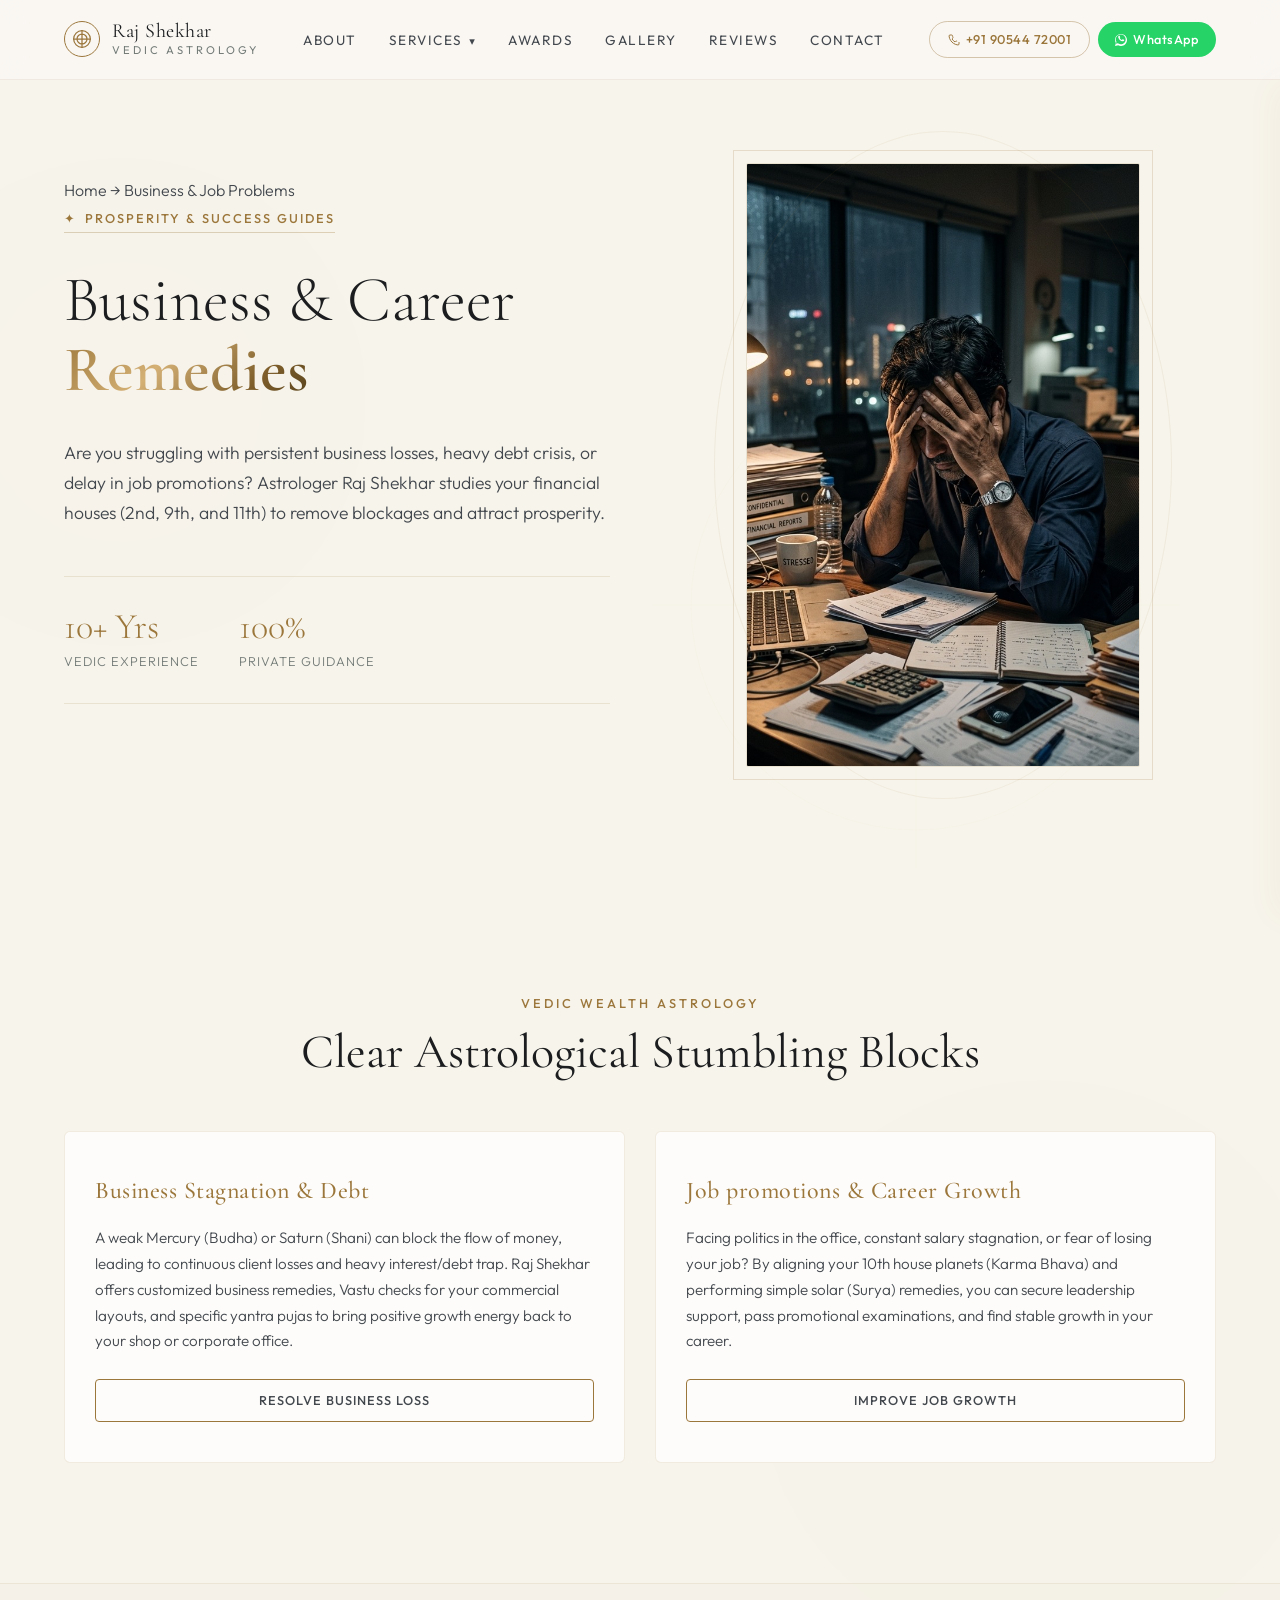
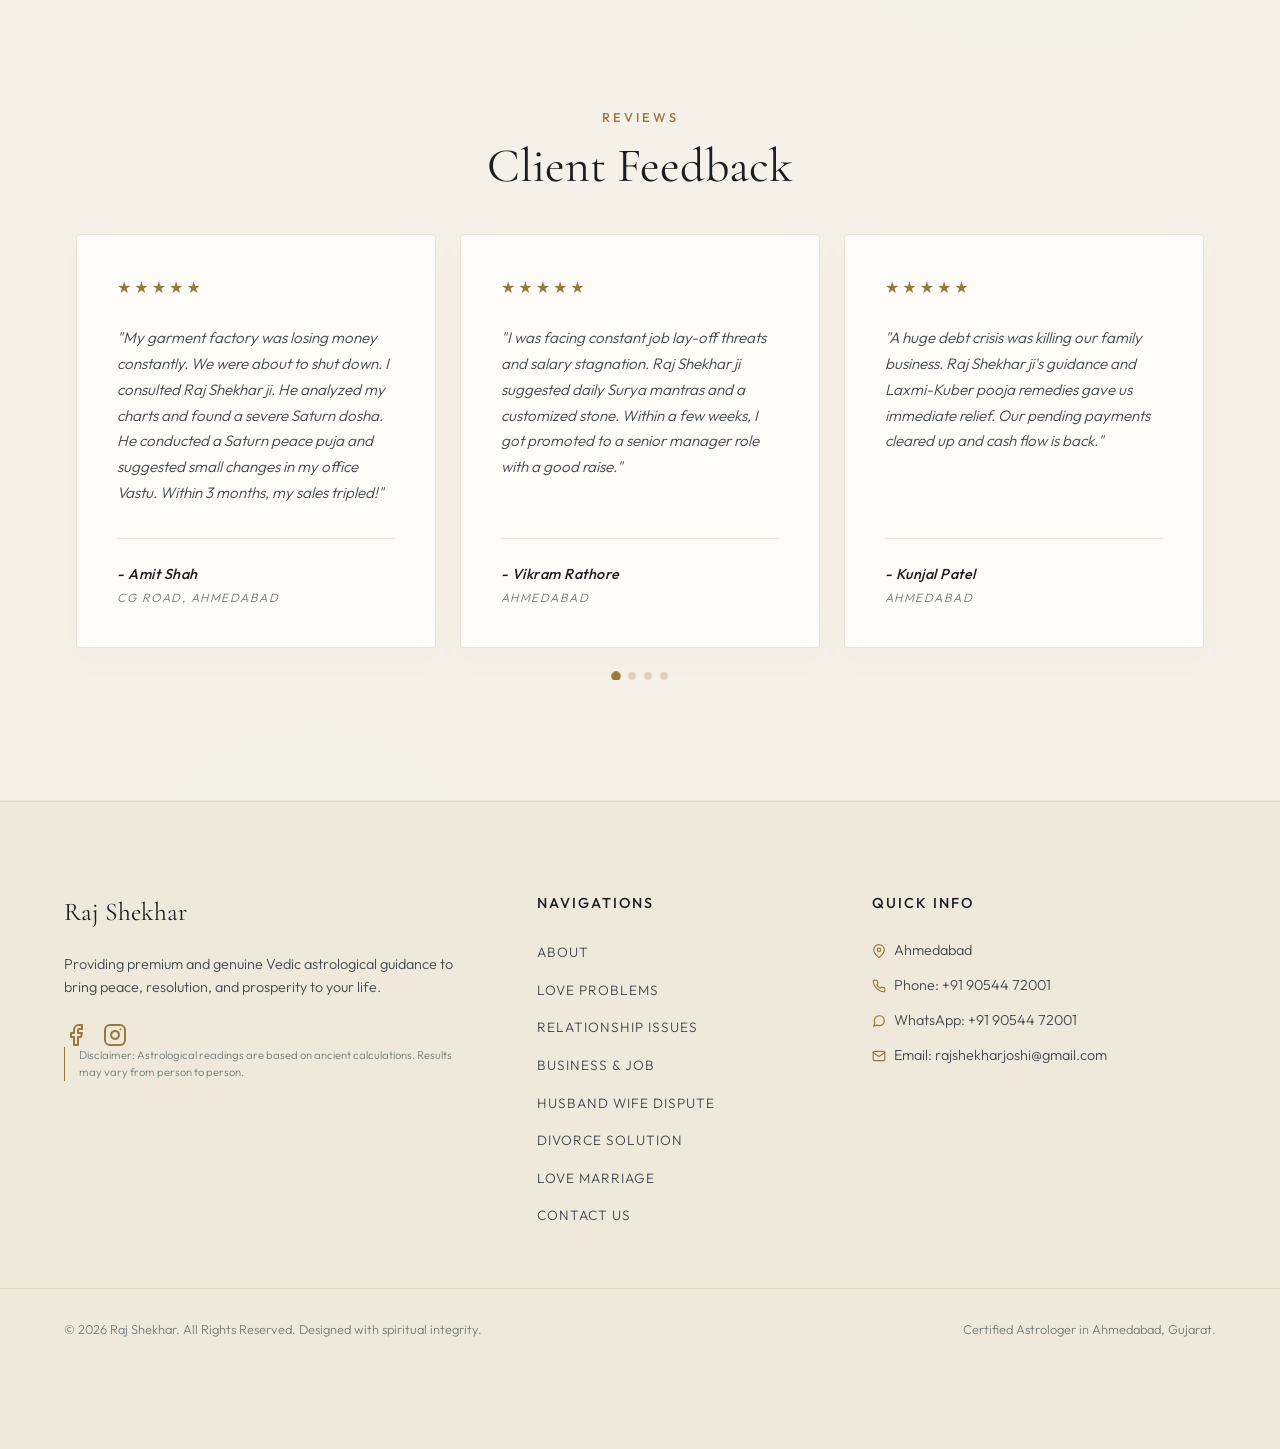
<file: business-job-problem.html>
<!DOCTYPE html>
<html lang="en">
<head>
  <meta charset="UTF-8">
  <meta name="viewport" content="width=device-width, initial-scale=1.0">
  <title>Business & Job Problem Solution in Ahmedabad | Astrologer Raj Shekhar</title>
  
  <!-- SEO Meta Tags -->
  <meta name="description" content="Resolve business losses, debt crisis, lack of promotions, and career blockages with Astrologer Raj Shekhar. 10+ years experience. 100% confidential astrology guidance.">
  <meta name="keywords" content="business problem solution in ahmedabad, job problem solution, career astrologer ahmedabad, debt relief remedies, best astrologer in ahmedabad, raj shekhar astrologer">
  <meta name="author" content="Raj Shekhar">
  <meta name="robots" content="index, follow">

  <!-- Fonts -->
  <link rel="preconnect" href="https://fonts.googleapis.com">
  <link rel="preconnect" href="https://fonts.gstatic.com" crossorigin>
  <link href="https://fonts.googleapis.com/css2?family=Cormorant+Garamond:wght@300;400;600;700&family=Outfit:wght@200;300;400;500;600;700&display=swap" rel="stylesheet">

  <!-- Core Stylesheet -->
  <link rel="stylesheet" href="css/styles.css">
</head>
<body>

  <!-- Background Decorative Orbs & Geometrics -->
  <div class="glow-orb orb-1" aria-hidden="true"></div>
  <div class="glow-orb orb-2" aria-hidden="true"></div>
  <div class="glow-orb orb-3" aria-hidden="true"></div>
  
  <div class="cosmic-line-deco" aria-hidden="true">
    <svg width="100%" height="100%" viewBox="0 0 800 800" fill="none" stroke="rgba(168, 129, 67, 0.05)" stroke-width="1">
      <circle cx="400" cy="400" r="300"/>
      <circle cx="400" cy="400" r="200"/>
      <circle cx="400" cy="400" r="100"/>
      <line x1="400" y1="50" x2="400" y2="750"/>
      <line x1="50" y1="400" x2="750" y2="400"/>
    </svg>
  </div>
  
  <!-- Header Section -->
  <header class="main-header">
    <div class="container header-container">
      <a href="index.html" class="logo" id="header-logo">
        <span class="zodiac-icon" aria-hidden="true">
          <svg width="20" height="20" viewBox="0 0 24 24" fill="none" stroke="currentColor" stroke-width="1.5" stroke-linecap="round" stroke-linejoin="round">
            <circle cx="12" cy="12" r="10"/>
            <path d="M12 2v20M2 12h20M12 12m-6 0a6 6 0 1 0 12 0 6 6 0 1 0-12 0"/>
          </svg>
        </span>
        <div class="logo-text">
          <span class="logo-name">Raj Shekhar</span>
          <span class="logo-title">Vedic Astrology</span>
        </div>
      </a>

      <!-- Desktop Nav & Quick Contacts -->
      <nav class="desktop-nav" aria-label="Main Navigation">
        <ul>
          <li><a href="index.html#about">About</a></li>
          <li class="nav-dropdown">
            <a href="index.html#services" class="dropdown-trigger">Services <span class="arrow-down">&#9662;</span></a>
            <ul class="dropdown-menu">
              <li><a href="love-problems.html">Love Problems</a></li>
              <li><a href="relationship-problem.html">Relationship Issues</a></li>
              <li><a href="business-job-problem.html">Business & Job</a></li>
              <li><a href="husband-wife-problem.html">Husband Wife Dispute</a></li>
              <li><a href="divorce-problem.html">Divorce Solution</a></li>
              <li><a href="love-marriage-problem.html">Love Marriage</a></li>
            </ul>
          </li>
          <li><a href="index.html#awards">Awards</a></li>
          <li><a href="index.html#gallery">Gallery</a></li>
          <li><a href="index.html#testimonials">Reviews</a></li>
          <li><a href="contact.html">Contact</a></li>
        </ul>
      </nav>
      <!-- Hamburger Toggle Button -->
      <button class="mobile-menu-toggle" aria-label="Toggle navigation menu" aria-expanded="false" aria-controls="mobile-nav">
        <span class="hamburger-line"></span>
        <span class="hamburger-line"></span>
        <span class="hamburger-line"></span>
      </button>

      <div class="header-ctas">
        <a href="tel:+919054472001" class="btn btn-call-outline" aria-label="Call Astrologer Raj Shekhar">
          <span class="btn-icon">
            <svg width="14" height="14" viewBox="0 0 24 24" fill="none" stroke="currentColor" stroke-width="2" stroke-linecap="round" stroke-linejoin="round">
              <path d="M22 16.92v3a2 2 0 0 1-2.18 2 19.79 19.79 0 0 1-8.63-3.07 19.5 19.5 0 0 1-6-6 19.79 19.79 0 0 1-3.07-8.67A2 2 0 0 1 4.11 2h3a2 2 0 0 1 2 1.72 12.84 12.84 0 0 0 .7 2.81 2 2 0 0 1-.45 2.11L8.09 9.91a16 16 0 0 0 6 6l1.27-1.27a2 2 0 0 1 2.11-.45 12.84 12.84 0 0 0 .7A2 2 0 0 1 22 16.92z"/>
            </svg>
          </span>
          <span class="desktop-only">+91 90544 72001</span>
        </a>
        <a href="https://wa.me/919054472001?text=Hello%20Raj%20Shekhar%20ji,%20I%20want%20to%20consult%20you%20regarding%20my%20problem." target="_blank" class="btn btn-whatsapp-solid" aria-label="Chat with Astrologer Raj Shekhar on WhatsApp">
          <span class="btn-icon">
            <svg width="14" height="14" viewBox="0 0 24 24" fill="currentColor">
              <path d="M.057 24l1.687-6.163c-1.041-1.804-1.588-3.849-1.587-5.946C.06 5.348 5.397.01 12.008.01c3.202.001 6.212 1.246 8.477 3.514 2.266 2.268 3.507 5.28 3.505 8.484-.004 6.657-5.34 11.997-11.953 11.997-2.005-.001-3.973-.502-5.731-1.456L0 24zm6.59-4.846c1.6.95 3.188 1.449 4.825 1.451 5.436 0 9.86-4.37 9.864-9.799.002-2.63-1.023-5.101-2.885-6.963C16.588 1.981 14.115.96 11.488.96c-5.44 0-9.866 4.372-9.87 9.802 0 1.698.459 3.356 1.328 4.867l-.995 3.635 3.7-.97c1.554.896 3.082 1.341 4.606 1.341zm11.303-7.79c-.3-.15-1.774-.875-2.048-.975-.275-.1-.475-.15-.675.15-.2.3-.775.975-.95 1.175-.175.2-.35.225-.65.075-.3-.15-1.267-.467-2.414-1.492-.893-.797-1.496-1.782-1.672-2.082-.176-.3-.019-.462.13-.611.135-.134.3-.35.45-.525.15-.175.2-.3.3-.5.1-.2.05-.375-.025-.525-.075-.15-.675-1.625-.925-2.225-.244-.589-.491-.51-.675-.52-.174-.01-.374-.012-.574-.012s-.525.075-.8.375c-.275.3-1.05 1.025-1.05 2.5s1.075 2.9 1.225 3.1c.15.2 2.11 3.224 5.115 4.526.715.31 1.273.495 1.708.633.719.228 1.374.196 1.892.119.577-.087 1.774-.725 2.024-1.425.25-.7.25-1.3 0-1.425-.075-.125-.275-.2-.575-.35z"/>
            </svg>
          </span>
          <span>WhatsApp</span>
        </a>
      </div>
    </div>
  </header>
  <!-- Mobile Navigation Drawer -->
  <div class="mobile-nav-drawer" id="mobile-nav" aria-hidden="true">
    <nav class="mobile-navigation" aria-label="Mobile Navigation">
      <ul>
        <li><a href="index.html#about">About</a></li>
        <li><a href="love-problems.html">Love Problems</a></li>
        <li><a href="relationship-problem.html">Relationship Issues</a></li>
        <li><a href="business-job-problem.html">Business & Job</a></li>
        <li><a href="husband-wife-problem.html">Husband Wife Dispute</a></li>
        <li><a href="divorce-problem.html">Divorce Solution</a></li>
        <li><a href="love-marriage-problem.html">Love Marriage</a></li>
        <li><a href="contact.html">Contact Us</a></li>
      </ul>
    </nav>
  </div>

  <!-- Service Subpage Hero -->
  <section class="hero-section">
    <div class="container hero-container">
      <div class="hero-content">
        <div class="breadcrumbs">
          <a href="index.html">Home</a> &rarr; <span>Business & Job Problems</span>
        </div>
        <div class="badge-trust">
          <span class="star-icon">✦</span>
          <span>Prosperity & Success Guides</span>
        </div>
        <h1 class="hero-title">
          Business & Career <span class="text-gold">Remedies</span>
        </h1>
        <p class="hero-description">
          Are you struggling with persistent business losses, heavy debt crisis, or delay in job promotions? Astrologer Raj Shekhar studies your financial houses (2nd, 9th, and 11th) to remove blockages and attract prosperity.
        </p>
        <div class="hero-metrics">
          <div class="metric-item">
            <span class="metric-number">10+ Yrs</span>
            <span class="metric-label">Vedic Experience</span>
          </div>
          <div class="metric-item">
            <span class="metric-number">100%</span>
            <span class="metric-label">Private Guidance</span>
          </div>
        </div>
      </div>

      <!-- Right Visual Image -->
      <div class="hero-visual-container">
        <div class="visual-placeholder-container">
          <!-- Geometric stars background elements inside image space -->
          <div class="astro-bg-circles" aria-hidden="true"></div>
          <img src="svc_business_job.jpg" alt="Business & Job Problems Solution" class="hero-img">
        </div>
      </div>
    </div>
  </section>

  <!-- Deep Dive Details Section -->
  <section class="about-section">
    <div class="container">
      <div class="section-header text-center">
        <span class="accent-title">Vedic Wealth Astrology</span>
        <h2 class="section-title">Clear Astrological Stumbling Blocks</h2>
      </div>
      
      <div class="subpage-detail-grid">
        <div class="detail-card-glass">
          <div>
            <h3>Business Stagnation & Debt</h3>
            <p>
              A weak Mercury (Budha) or Saturn (Shani) can block the flow of money, leading to continuous client losses and heavy interest/debt trap. Raj Shekhar offers customized business remedies, Vastu checks for your commercial layouts, and specific yantra pujas to bring positive growth energy back to your shop or corporate office.
            </p>
          </div>
          <a href="https://wa.me/919054472001?text=Hello%20Raj%20Shekhar%20ji,%20I%20need%20help%20with%20my%20business%20losses." class="btn btn-card-more" target="_blank">Resolve Business Loss</a>
        </div>

        <div class="detail-card-glass">
          <div>
            <h3>Job promotions & Career Growth</h3>
            <p>
              Facing politics in the office, constant salary stagnation, or fear of losing your job? By aligning your 10th house planets (Karma Bhava) and performing simple solar (Surya) remedies, you can secure leadership support, pass promotional examinations, and find stable growth in your career.
            </p>
          </div>
          <a href="https://wa.me/919054472001?text=Hello%20Raj%20Shekhar%20ji,%20I%20want%20to%20get%20promotion%20and%20job%20growth." class="btn btn-card-more" target="_blank">Improve Job Growth</a>
        </div>
      </div>
    </div>
  </section>

  <!-- Business specific review -->
    <!-- Testimonials Section -->
  <section class="testimonials-section">
    <div class="container">
      <div class="section-header text-center">
        <span class="accent-title">Reviews</span>
        <h2 class="section-title">Client Feedback</h2>
      </div>

      <div class="testimonials-carousel-container">
        <div class="testimonials-grid">
        <div class="testimonial-card-wrapper">
          <blockquote class="testimonial-card card-glass">
            <div class="rating-stars">★★★★★</div>
            <p class="testimonial-text">
              "My garment factory was losing money constantly. We were about to shut down. I consulted Raj Shekhar ji. He analyzed my charts and found a severe Saturn dosha. He conducted a Saturn peace puja and suggested small changes in my office Vastu. Within 3 months, my sales tripled!"
            </p>
            <cite class="testimonial-author">
              <strong>- Amit Shah</strong>
              <span>CG Road, Ahmedabad</span>
            </cite>
          </blockquote>
        </div>
        <div class="testimonial-card-wrapper">
          <blockquote class="testimonial-card card-glass">
            <div class="rating-stars">★★★★★</div>
            <p class="testimonial-text">
              "I was facing constant job lay-off threats and salary stagnation. Raj Shekhar ji suggested daily Surya mantras and a customized stone. Within a few weeks, I got promoted to a senior manager role with a good raise."
            </p>
            <cite class="testimonial-author">
              <strong>- Vikram Rathore</strong>
              <span>Ahmedabad</span>
            </cite>
          </blockquote>
        </div>
        <div class="testimonial-card-wrapper">
          <blockquote class="testimonial-card card-glass">
            <div class="rating-stars">★★★★★</div>
            <p class="testimonial-text">
              "A huge debt crisis was killing our family business. Raj Shekhar ji's guidance and Laxmi-Kuber pooja remedies gave us immediate relief. Our pending payments cleared up and cash flow is back."
            </p>
            <cite class="testimonial-author">
              <strong>- Kunjal Patel</strong>
              <span>Ahmedabad</span>
            </cite>
          </blockquote>
        </div>
        <div class="testimonial-card-wrapper">
          <blockquote class="testimonial-card card-glass">
            <div class="rating-stars">★★★★★</div>
            <p class="testimonial-text">
              "I was struggling with heavy business debt and stagnant shop sales. Raj Shekhar ji suggested Vastu changes and Mercury remedies. Within a few months, customers increased."
            </p>
            <cite class="testimonial-author">
              <strong>- Paresh Rawal</strong>
              <span>Ahmedabad</span>
            </cite>
          </blockquote>
        </div>
        <div class="testimonial-card-wrapper">
          <blockquote class="testimonial-card card-glass">
            <div class="rating-stars">★★★★★</div>
            <p class="testimonial-text">
              "I was not getting any job promotions despite 5 years of hard work. Raj Shekhar ji suggested Surya Dev prayers and a gemstone. I finally got promoted to Team Lead."
            </p>
            <cite class="testimonial-author">
              <strong>- Megha Patel</strong>
              <span>Ahmedabad</span>
            </cite>
          </blockquote>
        </div>
        <div class="testimonial-card-wrapper">
          <blockquote class="testimonial-card card-glass">
            <div class="rating-stars">★★★★★</div>
            <p class="testimonial-text">
              "Highly recommend for career growth. His predictions about my job change timing were 100% accurate and successful."
            </p>
            <cite class="testimonial-author">
              <strong>- Harish Joshi</strong>
              <span>Ahmedabad</span>
            </cite>
          </blockquote>
        </div>
        </div>
      </div>
    </div>
  </section>

  <!-- Global Footer Section -->
  <footer class="main-footer">
    <div class="container footer-container">
      <div class="footer-brand">
        <h4>Raj Shekhar</h4>
        <p>Providing premium and genuine Vedic astrological guidance to bring peace, resolution, and prosperity to your life.</p>

        <div class="footer-social-links" style="display: flex; gap: 15px; margin-top: 15px;">
          <a href="https://www.facebook.com/share/1cBkzLtutN/" target="_blank" aria-label="Facebook" style="color: var(--gold-primary);">
            <svg width="24" height="24" viewBox="0 0 24 24" fill="none" stroke="currentColor" stroke-width="2" stroke-linecap="round" stroke-linejoin="round"><path d="M18 2h-3a5 5 0 0 0-5 5v3H7v4h3v8h4v-8h3l1-4h-4V7a1 1 0 0 1 1-1h3z"></path></svg>
          </a>
          <a href="https://www.instagram.com/rajshekharjoshi2001?igsh=enJncW1kd2oydnds" target="_blank" aria-label="Instagram" style="color: var(--gold-primary);">
            <svg width="24" height="24" viewBox="0 0 24 24" fill="none" stroke="currentColor" stroke-width="2" stroke-linecap="round" stroke-linejoin="round"><rect x="2" y="2" width="20" height="20" rx="5" ry="5"></rect><path d="M16 11.37A4 4 0 1 1 12.63 8 4 4 0 0 1 16 11.37z"></path><line x1="17.5" y1="6.5" x2="17.51" y2="6.5"></line></svg>
          </a>
        </div>
        <p class="disclaimer">Disclaimer: Astrological readings are based on ancient calculations. Results may vary from person to person.</p>
      </div>

      <div class="footer-links">
        <h4>Navigations</h4>
        <ul>
          <li><a href="index.html#about">About</a></li>
          <li><a href="love-problems.html">Love Problems</a></li>
          <li><a href="relationship-problem.html">Relationship Issues</a></li>
          <li><a href="business-job-problem.html">Business & Job</a></li>
          <li><a href="husband-wife-problem.html">Husband Wife Dispute</a></li>
          <li><a href="divorce-problem.html">Divorce Solution</a></li>
          <li><a href="love-marriage-problem.html">Love Marriage</a></li>
          <li><a href="contact.html">Contact Us</a></li>
        </ul>
      </div>

      <div class="footer-contact-summary">
        <h4>Quick Info</h4>
        <p class="footer-contact-item">
          <svg width="14" height="14" viewBox="0 0 24 24" fill="none" stroke="currentColor" stroke-width="2" stroke-linecap="round" stroke-linejoin="round" class="footer-icon">
            <path d="M21 10c0 7-9 13-9 13s-9-6-9-13a9 9 0 0 1 18 0z"/>
            <circle cx="12" cy="10" r="3"/>
          </svg>
          <span>Ahmedabad</span>
        </p>
        <p class="footer-contact-item">
          <svg width="14" height="14" viewBox="0 0 24 24" fill="none" stroke="currentColor" stroke-width="2" stroke-linecap="round" stroke-linejoin="round" class="footer-icon">
            <path d="M22 16.92v3a2 2 0 0 1-2.18 2 19.79 19.79 0 0 1-8.63-3.07 19.5 19.5 0 0 1-6-6 19.79 19.79 0 0 1-3.07-8.67A2 2 0 0 1 4.11 2h3a2 2 0 0 1 2 1.72 12.84 12.84 0 0 0 .7 2.81 2 2 0 0 1-.45 2.11L8.09 9.91a16 16 0 0 0 6 6l1.27-1.27a2 2 0 0 1 2.11-.45 12.84 12.84 0 0 0 2.81.7A2 2 0 0 1 22 16.92z"/>
          </svg>
          <span>Phone: +91 90544 72001</span>
        </p>
        <p class="footer-contact-item">
          <svg width="14" height="14" viewBox="0 0 24 24" fill="none" stroke="currentColor" stroke-width="2" stroke-linecap="round" stroke-linejoin="round" class="footer-icon">
            <path d="M21 11.5a8.38 8.38 0 0 1-.9 3.8 8.5 8.5 0 0 1-7.6 4.7 8.38 8.38 0 0 1-3.8-.9L3 21l1.9-5.7a8.38 8.38 0 0 1-.9-3.8 8.5 8.5 0 0 1 4.7-7.6 8.38 8.38 0 0 1 3.8-.9h.5a8.48 8.48 0 0 1 8 8v.5z"/>
          </svg>
          <span>WhatsApp: +91 90544 72001</span>
        </p>
        <p class="footer-contact-item">
          <svg width="14" height="14" viewBox="0 0 24 24" fill="none" stroke="currentColor" stroke-width="2" stroke-linecap="round" stroke-linejoin="round" class="footer-icon">
            <path d="M4 4h16c1.1 0 2 .9 2 2v12c0 1.1-.9 2-2 2H4c-1.1 0-2-.9-2-2V6c0-1.1.9-2 2-2z"/>
            <polyline points="22,6 12,13 2,6"/>
          </svg>
          <span>Email: rajshekharjoshi@gmail.com</span>
        </p>
      </div>
    </div>
    
    <div class="footer-bottom">
      <div class="container footer-bottom-container">
        <p>&copy; 2026 Raj Shekhar. All Rights Reserved. Designed with spiritual integrity.</p>
        <p>Certified Astrologer in Ahmedabad, Gujarat.</p>
      </div>
    </div>
  </footer>

  <!-- Sticky Mobile Action Bottom Bar (WhatsApp and Phone CTAs) -->
  <div class="sticky-mobile-bar" id="mobile-cta-bar">
    <a href="https://wa.me/919054472001?text=Hello%20Raj%20Shekhar%20ji,%20I%20want%20to%20consult%20you%20regarding%20my%20problem." class="mobile-cta-btn cta-whatsapp" target="_blank" aria-label="Chat on WhatsApp">
      <span class="cta-icon">
        <svg width="18" height="18" viewBox="0 0 24 24" fill="currentColor">
          <path d="M.057 24l1.687-6.163c-1.041-1.804-1.588-3.849-1.587-5.946C.06 5.348 5.397.01 12.008.01c3.202.001 6.212 1.246 8.477 3.514 2.266 2.268 3.507 5.28 3.505 8.484-.004 6.657-5.34 11.997-11.953 11.997-2.005-.001-3.973-.502-5.731-1.456L0 24zm6.59-4.846c1.6.95 3.188 1.449 4.825 1.451 5.436 0 9.86-4.37 9.864-9.799.002-2.63-1.023-5.101-2.885-6.963C16.588 1.981 14.115.96 11.488.96c-5.44 0-9.866 4.372-9.87 9.802 0 1.698.459 3.356 1.328 4.867l-.995 3.635 3.7-.97c1.554.896 3.082 1.341 4.606 1.341zm11.303-7.79c-.3-.15-1.774-.875-2.048-.975-.275-.1-.475-.15-.675.15-.2.3-.775.975-.95 1.175-.175.2-.35.225-.65.075-.3-.15-1.267-.467-2.414-1.492-.893-.797-1.496-1.782-1.672-2.082-.176-.3-.019-.462.13-.611.135-.134.3-.35.45-.525.15-.175.2-.3.3-.5.1-.2.05-.375-.025-.525-.075-.15-.675-1.625-.925-2.225-.244-.589-.491-.51-.675-.52-.174-.01-.374-.012-.574-.012s-.525.075-.8.375c-.275.3-1.05 1.025-1.05 2.5s1.075 2.9 1.225 3.1c.15.2 2.11 3.224 5.115 4.526.715.31 1.273.495 1.708.633.719.228 1.374.196 1.892.119.577-.087 1.774-.725 2.024-1.425.25-.7.25-1.3 0-1.425-.075-.125-.275-.2-.575-.35z"/>
        </svg>
      </span>
      <span>WhatsApp</span>
    </a>
    <a href="tel:+919054472001" class="mobile-cta-btn cta-call" aria-label="Call Astrologer Raj Shekhar">
      <span class="cta-icon">
        <svg width="18" height="18" viewBox="0 0 24 24" fill="none" stroke="currentColor" stroke-width="2">
          <path d="M22 16.92v3a2 2 0 0 1-2.18 2 19.79 19.79 0 0 1-8.63-3.07 19.5 19.5 0 0 1-6-6 19.79 19.79 0 0 1-3.07-8.67A2 2 0 0 1 4.11 2h3a2 2 0 0 1 2 1.72 12.84 12.84 0 0 0 .7 2.81 2 2 0 0 1-.45 2.11L8.09 9.91a16 16 0 0 0 6 6l1.27-1.27a2 2 0 0 1 2.11-.45 12.84 12.84 0 0 0 2.81.7A2 2 0 0 1 22 16.92z"/>
        </svg>
      </span>
      <span>Call Now</span>
    </a>
  </div>

  <!-- Lead Success Modal -->
  <div class="modal" id="lead-success-modal" role="dialog" aria-modal="true" aria-labelledby="modal-title">
    <div class="modal-content card-glass">
      <button class="modal-close" id="btn-modal-close" aria-label="Close dialog">&times;</button>
      <div class="modal-icon text-gold">
        <svg width="40" height="40" viewBox="0 0 24 24" fill="none" stroke="currentColor" stroke-width="2">
          <circle cx="12" cy="12" r="10"/><path d="M9 12l2 2 4-4"/>
        </svg>
      </div>
      <h3 id="modal-title">Consultation Requested!</h3>
      <p id="modal-body-text">
        Pranam. Thank you for connecting with Raj Shekhar. Your request is registered under strict confidence. 
      </p>
      <p>
        Raj Shekhar or our associate will contact you on your registered mobile number shortly.
      </p>
      <div class="modal-actions">
        <a href="https://wa.me/919054472001?text=Hello%20Raj%20Shekhar%20ji,%20I%20just%20submitted%20the%20consultation%20form.%20I%20would%20like%20to%20chat%20directly%20now." target="_blank" class="btn btn-whatsapp-solid">
          <span>Connect Instantly on WhatsApp</span>
        </a>
      </div>
    </div>
  </div>

  <!-- Core Javascript File -->
  <script src="js/script.js"></script>
</body>
</html>
</file>
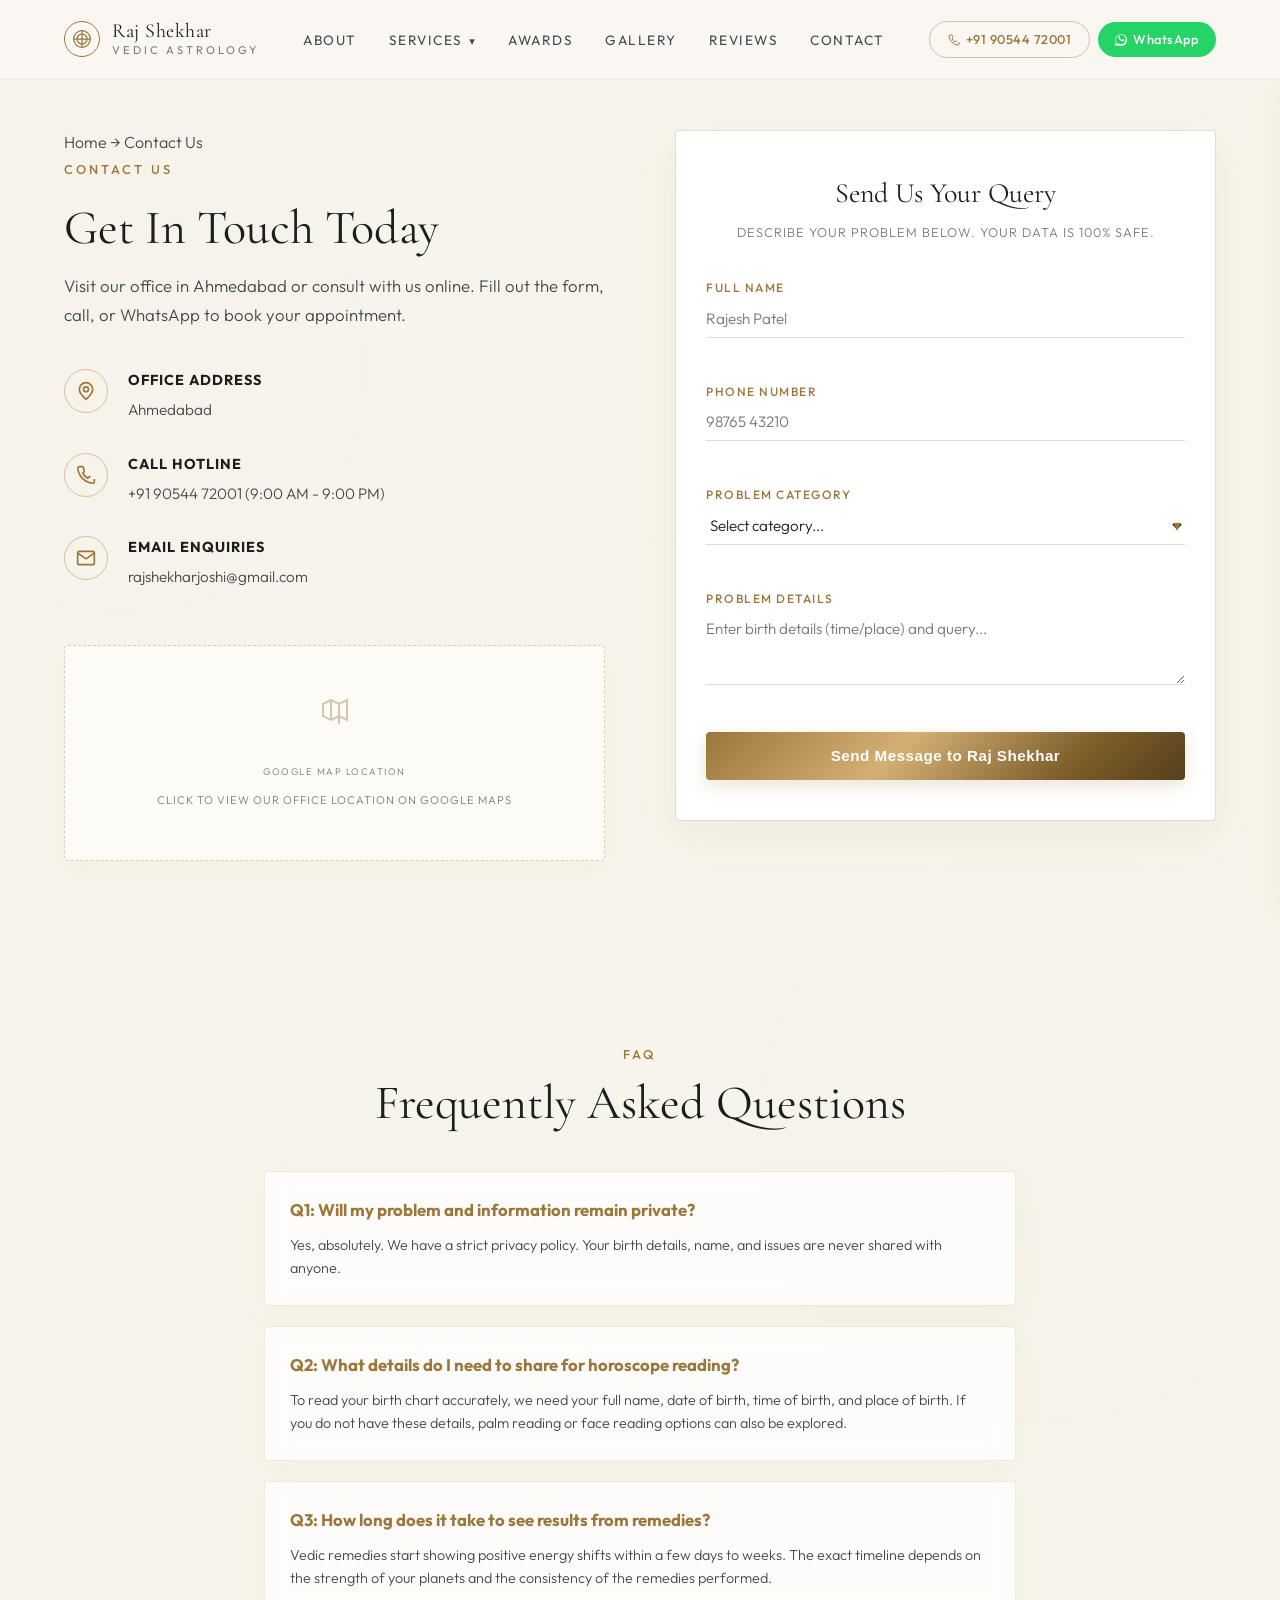
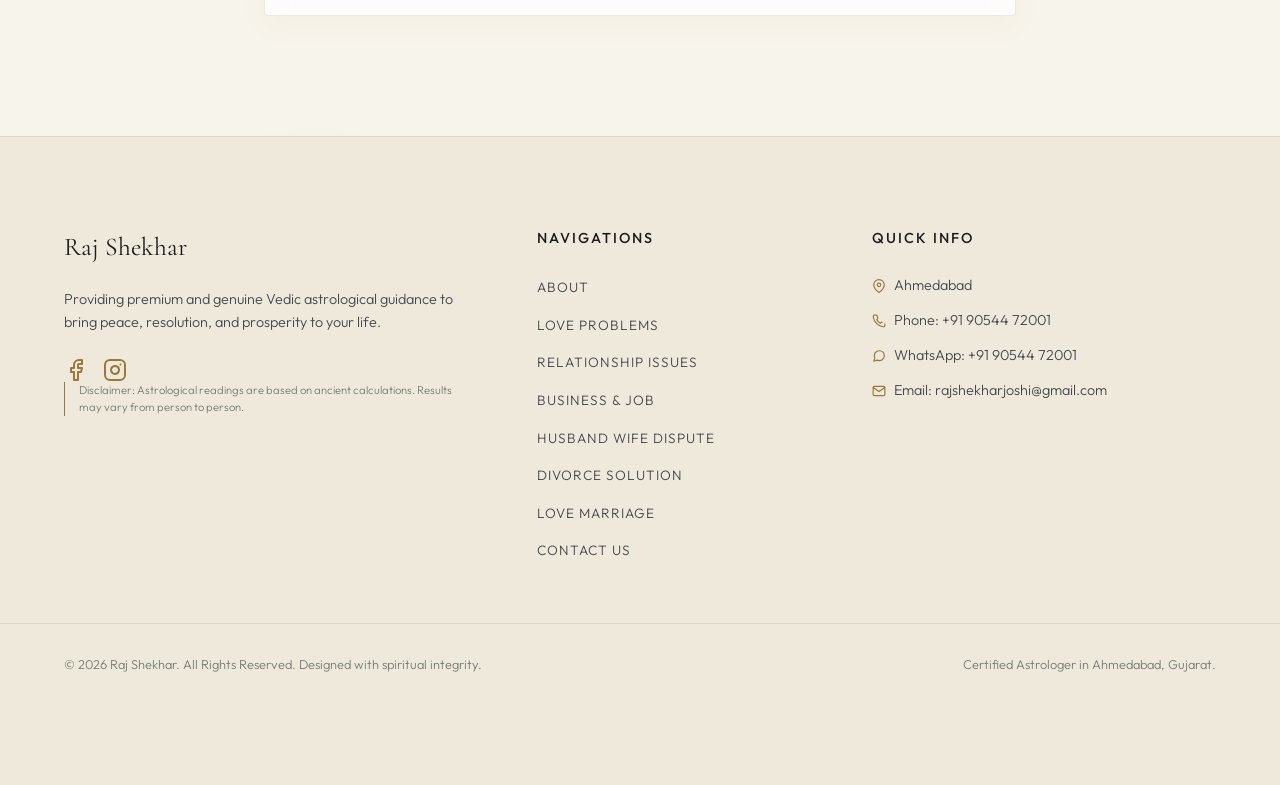
<file: contact.html>
<!DOCTYPE html>
<html lang="en">
<head>
  <meta charset="UTF-8">
  <meta name="viewport" content="width=device-width, initial-scale=1.0">
  <title>Contact Raj Shekhar | Astrologer in Ahmedabad | Book Appointment</title>
  
  <!-- SEO Meta Tags -->
  <meta name="description" content="Book a private consultation with Ahmedabad's trusted Vedic astrologer Raj Shekhar. Settle love, relationship, and business problems. 100% confidential.">
  <meta name="keywords" content="contact astrologer in ahmedabad, book astrology consultation, raj shekhar astrologer phone number, love marriage specialist ahmedabad">
  <meta name="author" content="Raj Shekhar">
  <meta name="robots" content="index, follow">

  <!-- Fonts -->
  <link rel="preconnect" href="https://fonts.googleapis.com">
  <link rel="preconnect" href="https://fonts.gstatic.com" crossorigin>
  <link href="https://fonts.googleapis.com/css2?family=Cormorant+Garamond:wght@300;400;600;700&family=Outfit:wght@200;300;400;500;600;700&display=swap" rel="stylesheet">

  <!-- Core Stylesheet -->
  <link rel="stylesheet" href="css/styles.css">
</head>
<body>

  <!-- Background Decorative Orbs & Geometrics -->
  <div class="glow-orb orb-1" aria-hidden="true"></div>
  <div class="glow-orb orb-2" aria-hidden="true"></div>
  <div class="glow-orb orb-3" aria-hidden="true"></div>
  
  <div class="cosmic-line-deco" aria-hidden="true">
    <svg width="100%" height="100%" viewBox="0 0 800 800" fill="none" stroke="rgba(168, 129, 67, 0.05)" stroke-width="1">
      <circle cx="400" cy="400" r="300"/>
      <circle cx="400" cy="400" r="200"/>
      <circle cx="400" cy="400" r="100"/>
      <line x1="400" y1="50" x2="400" y2="750"/>
      <line x1="50" y1="400" x2="750" y2="400"/>
    </svg>
  </div>
  
  <!-- Header Section -->
  <header class="main-header">
    <div class="container header-container">
      <a href="index.html" class="logo" id="header-logo">
        <span class="zodiac-icon" aria-hidden="true">
          <svg width="20" height="20" viewBox="0 0 24 24" fill="none" stroke="currentColor" stroke-width="1.5" stroke-linecap="round" stroke-linejoin="round">
            <circle cx="12" cy="12" r="10"/>
            <path d="M12 2v20M2 12h20M12 12m-6 0a6 6 0 1 0 12 0 6 6 0 1 0-12 0"/>
          </svg>
        </span>
        <div class="logo-text">
          <span class="logo-name">Raj Shekhar</span>
          <span class="logo-title">Vedic Astrology</span>
        </div>
      </a>

      <!-- Desktop Nav & Quick Contacts -->
      <nav class="desktop-nav" aria-label="Main Navigation">
        <ul>
          <li><a href="index.html#about">About</a></li>
          <li class="nav-dropdown">
            <a href="index.html#services" class="dropdown-trigger">Services <span class="arrow-down">&#9662;</span></a>
            <ul class="dropdown-menu">
              <li><a href="love-problems.html">Love Problems</a></li>
              <li><a href="relationship-problem.html">Relationship Issues</a></li>
              <li><a href="business-job-problem.html">Business & Job</a></li>
              <li><a href="husband-wife-problem.html">Husband Wife Dispute</a></li>
              <li><a href="divorce-problem.html">Divorce Solution</a></li>
              <li><a href="love-marriage-problem.html">Love Marriage</a></li>
            </ul>
          </li>
          <li><a href="index.html#awards">Awards</a></li>
          <li><a href="index.html#gallery">Gallery</a></li>
          <li><a href="index.html#testimonials">Reviews</a></li>
          <li><a href="contact.html">Contact</a></li>
        </ul>
      </nav>
      <!-- Hamburger Toggle Button -->
      <button class="mobile-menu-toggle" aria-label="Toggle navigation menu" aria-expanded="false" aria-controls="mobile-nav">
        <span class="hamburger-line"></span>
        <span class="hamburger-line"></span>
        <span class="hamburger-line"></span>
      </button>

      <div class="header-ctas">
        <a href="tel:+919054472001" class="btn btn-call-outline" aria-label="Call Astrologer Raj Shekhar">
          <span class="btn-icon">
            <svg width="14" height="14" viewBox="0 0 24 24" fill="none" stroke="currentColor" stroke-width="2" stroke-linecap="round" stroke-linejoin="round">
              <path d="M22 16.92v3a2 2 0 0 1-2.18 2 19.79 19.79 0 0 1-8.63-3.07 19.5 19.5 0 0 1-6-6 19.79 19.79 0 0 1-3.07-8.67A2 2 0 0 1 4.11 2h3a2 2 0 0 1 2 1.72 12.84 12.84 0 0 0 .7 2.81 2 2 0 0 1-.45 2.11L8.09 9.91a16 16 0 0 0 6 6l1.27-1.27a2 2 0 0 1 2.11-.45 12.84 12.84 0 0 0 .7A2 2 0 0 1 22 16.92z"/>
            </svg>
          </span>
          <span class="desktop-only">+91 90544 72001</span>
        </a>
        <a href="https://wa.me/919054472001?text=Hello%20Raj%20Shekhar%20ji,%20I%20want%20to%20consult%20you%20regarding%20my%20problem." target="_blank" class="btn btn-whatsapp-solid" aria-label="Chat with Astrologer Raj Shekhar on WhatsApp">
          <span class="btn-icon">
            <svg width="14" height="14" viewBox="0 0 24 24" fill="currentColor">
              <path d="M.057 24l1.687-6.163c-1.041-1.804-1.588-3.849-1.587-5.946C.06 5.348 5.397.01 12.008.01c3.202.001 6.212 1.246 8.477 3.514 2.266 2.268 3.507 5.28 3.505 8.484-.004 6.657-5.34 11.997-11.953 11.997-2.005-.001-3.973-.502-5.731-1.456L0 24zm6.59-4.846c1.6.95 3.188 1.449 4.825 1.451 5.436 0 9.86-4.37 9.864-9.799.002-2.63-1.023-5.101-2.885-6.963C16.588 1.981 14.115.96 11.488.96c-5.44 0-9.866 4.372-9.87 9.802 0 1.698.459 3.356 1.328 4.867l-.995 3.635 3.7-.97c1.554.896 3.082 1.341 4.606 1.341zm11.303-7.79c-.3-.15-1.774-.875-2.048-.975-.275-.1-.475-.15-.675.15-.2.3-.775.975-.95 1.175-.175.2-.35.225-.65.075-.3-.15-1.267-.467-2.414-1.492-.893-.797-1.496-1.782-1.672-2.082-.176-.3-.019-.462.13-.611.135-.134.3-.35.45-.525.15-.175.2-.3.3-.5.1-.2.05-.375-.025-.525-.075-.15-.675-1.625-.925-2.225-.244-.589-.491-.51-.675-.52-.174-.01-.374-.012-.574-.012s-.525.075-.8.375c-.275.3-1.05 1.025-1.05 2.5s1.075 2.9 1.225 3.1c.15.2 2.11 3.224 5.115 4.526.715.31 1.273.495 1.708.633.719.228 1.374.196 1.892.119.577-.087 1.774-.725 2.024-1.425.25-.7.25-1.3 0-1.425-.075-.125-.275-.2-.575-.35z"/>
            </svg>
          </span>
          <span>WhatsApp</span>
        </a>
      </div>
    </div>
  </header>
  <!-- Mobile Navigation Drawer -->
  <div class="mobile-nav-drawer" id="mobile-nav" aria-hidden="true">
    <nav class="mobile-navigation" aria-label="Mobile Navigation">
      <ul>
        <li><a href="index.html#about">About</a></li>
        <li><a href="love-problems.html">Love Problems</a></li>
        <li><a href="relationship-problem.html">Relationship Issues</a></li>
        <li><a href="business-job-problem.html">Business & Job</a></li>
        <li><a href="husband-wife-problem.html">Husband Wife Dispute</a></li>
        <li><a href="divorce-problem.html">Divorce Solution</a></li>
        <li><a href="love-marriage-problem.html">Love Marriage</a></li>
        <li><a href="contact.html">Contact Us</a></li>
      </ul>
    </nav>
  </div>

  <!-- Contact Hero Section -->
  <section class="contact-section" style="padding-top: 130px;">
    <div class="container contact-container">
      <!-- Contact details info -->
      <div class="contact-info">
        <div class="breadcrumbs">
          <a href="index.html">Home</a> &rarr; <span>Contact Us</span>
        </div>
        <span class="accent-title">Contact Us</span>
        <h1 class="section-title" style="margin-top: 10px;">Get In Touch Today</h1>
        <p class="contact-intro">
          Visit our office in Ahmedabad or consult with us online. Fill out the form, call, or WhatsApp to book your appointment.
        </p>

        <div class="contact-details-list">
          <div class="contact-detail-item">
            <div class="contact-icon">
              <svg width="20" height="20" viewBox="0 0 24 24" fill="none" stroke="currentColor" stroke-width="2">
                <path d="M12 2a8 8 0 0 0-8 8c0 5.25 8 12 8 12s8-6.75 8-12a8 8 0 0 0-8-8z"/>
                <circle cx="12" cy="10" r="3"/>
              </svg>
            </div>
            <div class="detail-text">
              <h4>Office Address</h4>
              <p>Ahmedabad</p>
            </div>
          </div>

          <div class="contact-detail-item">
            <div class="contact-icon">
              <svg width="20" height="20" viewBox="0 0 24 24" fill="none" stroke="currentColor" stroke-width="2">
                <path d="M22 16.92v3a2 2 0 0 1-2.18 2 19.79 19.79 0 0 1-8.63-3.07 19.5 19.5 0 0 1-6-6 19.79 19.79 0 0 1-3.07-8.67A2 2 0 0 1 4.11 2h3a2 2 0 0 1 2 1.72 12.84 12.84 0 0 0 .7 2.81 2 2 0 0 1-.45 2.11L8.09 9.91a16 16 0 0 0 6 6l1.27-1.27a2 2 0 0 1 2.11-.45 12.84 12.84 0 0 0 .7A2 2 0 0 1 22 16.92z"/>
              </svg>
            </div>
            <div class="detail-text">
              <h4>Call Hotline</h4>
              <p><a href="tel:+919054472001">+91 90544 72001</a> (9:00 AM - 9:00 PM)</p>
            </div>
          </div>

          <div class="contact-detail-item">
            <div class="contact-icon">
              <svg width="20" height="20" viewBox="0 0 24 24" fill="none" stroke="currentColor" stroke-width="2">
                <path d="M4 4h16c1.1 0 2 .9 2 2v12c0 1.1-.9 2-2 2H4c-1.1 0-2-.9-2-2V6c0-1.1.9-2 2-2z"/>
                <polyline points="22,6 12,13 2,6"/>
              </svg>
            </div>
            <div class="detail-text">
              <h4>Email Enquiries</h4>
              <p><a href="mailto:rajshekharjoshi@gmail.com">rajshekharjoshi@gmail.com</a></p>
            </div>
          </div>
        </div>

        <!-- Map visual placeholder -->
        <div class="map-placeholder-container card-glass">
          <div class="placeholder-icon">
            <svg width="32" height="32" viewBox="0 0 24 24" fill="none" stroke="currentColor" stroke-width="1.5">
              <polygon points="3 6 9 3 15 6 21 3 21 18 15 15 9 18 3 15"/>
              <line x1="9" y1="3" x2="9" y2="18"/>
              <line x1="15" y1="6" x2="15" y2="21"/>
            </svg>
          </div>
          <span class="visual-label">Google Map Location</span>
          <p class="map-note">Click to view our office location on Google Maps</p>
        </div>
      </div>

      <!-- Right Contact Query Form -->
      <div class="contact-form-container">
        <div class="form-card secondary-form-card">
          <div class="form-header">
            <h3>Send Us Your Query</h3>
            <p>Describe your problem below. Your data is 100% safe.</p>
          </div>

          <form id="contact-query-form" action="#" method="POST" class="lead-form" novalidate>
            <div class="visually-hidden">
              <label for="honeypot-secondary">Leave this blank</label>
              <input type="text" id="honeypot-secondary" name="honeypot-secondary" tabindex="-1" autocomplete="off">
            </div>

            <div class="form-group">
              <label for="secondary-name">Full Name</label>
              <input type="text" id="secondary-name" name="name" placeholder="Rajesh Patel" autocomplete="name" required>
              <span class="error-msg" id="sec-name-error" aria-live="polite"></span>
            </div>

            <div class="form-group">
              <label for="secondary-phone">Phone Number</label>
              <input type="tel" id="secondary-phone" name="phone" placeholder="98765 43210" autocomplete="tel" inputmode="numeric" required>
              <span class="error-msg" id="sec-phone-error" aria-live="polite"></span>
            </div>

            <div class="form-group">
              <label for="secondary-service">Problem Category</label>
              <div class="input-wrapper select-wrapper">
                <select id="secondary-service" name="service" required>
                  <option value="" disabled selected>Select category...</option>
                  <option value="Lost Love Back">Lost Love Back</option>
                  <option value="Love Problem Solution">Love Problem Solution</option>
                  <option value="Relationship Issues Solution">Relationship Issues Solution</option>
                  <option value="Business & Job Problem">Business & Job Problem Solution</option>
                  <option value="Husband Wife Problem">Husband Wife Problem Solution</option>
                  <option value="Divorce Problem Solution">Divorce Problem Solution</option>
                  <option value="Love Marriage Issue">Love Marriage Issue Solution</option>
                </select>
              </div>
              <span class="error-msg" id="sec-service-error" aria-live="polite"></span>
            </div>

            <div class="form-group">
              <label for="secondary-message">Problem Details</label>
              <textarea id="secondary-message" name="message" rows="3" placeholder="Enter birth details (time/place) and query..." required></textarea>
              <span class="error-msg" id="sec-message-error" aria-live="polite"></span>
            </div>

            <button type="submit" class="btn btn-submit" id="btn-query-submit">
              <span>Send Message to Raj Shekhar</span>
            </button>
          </form>
        </div>
      </div>
    </div>
  </section>

  <!-- FAQ Section (Trust Building) -->
  <section class="about-section" style="padding-top: 60px;">
    <div class="container" style="max-width: 800px;">
      <div class="section-header text-center">
        <span class="accent-title">FAQ</span>
        <h2 class="section-title">Frequently Asked Questions</h2>
      </div>
      
      <div style="margin-top: 40px; display: flex; flex-direction: column; gap: 20px;">
        <div class="card-glass" style="padding: 25px; border-radius: 4px; border: 1px solid rgba(156, 119, 60, 0.15);">
          <strong style="color: var(--gold-primary); font-size: 1.05rem; display: block; margin-bottom: 10px;">Q1: Will my problem and information remain private?</strong>
          <p style="color: var(--text-silver); font-size: 0.9rem; line-height: 1.6; margin: 0;">
            Yes, absolutely. We have a strict privacy policy. Your birth details, name, and issues are never shared with anyone.
          </p>
        </div>

        <div class="card-glass" style="padding: 25px; border-radius: 4px; border: 1px solid rgba(156, 119, 60, 0.15);">
          <strong style="color: var(--gold-primary); font-size: 1.05rem; display: block; margin-bottom: 10px;">Q2: What details do I need to share for horoscope reading?</strong>
          <p style="color: var(--text-silver); font-size: 0.9rem; line-height: 1.6; margin: 0;">
            To read your birth chart accurately, we need your full name, date of birth, time of birth, and place of birth. If you do not have these details, palm reading or face reading options can also be explored.
          </p>
        </div>

        <div class="card-glass" style="padding: 25px; border-radius: 4px; border: 1px solid rgba(156, 119, 60, 0.15);">
          <strong style="color: var(--gold-primary); font-size: 1.05rem; display: block; margin-bottom: 10px;">Q3: How long does it take to see results from remedies?</strong>
          <p style="color: var(--text-silver); font-size: 0.9rem; line-height: 1.6; margin: 0;">
            Vedic remedies start showing positive energy shifts within a few days to weeks. The exact timeline depends on the strength of your planets and the consistency of the remedies performed.
          </p>
        </div>
      </div>
    </div>
  </section>

  <!-- Global Footer Section -->
  <footer class="main-footer">
    <div class="container footer-container">
      <div class="footer-brand">
        <h4>Raj Shekhar</h4>
        <p>Providing premium and genuine Vedic astrological guidance to bring peace, resolution, and prosperity to your life.</p>

        <div class="footer-social-links" style="display: flex; gap: 15px; margin-top: 15px;">
          <a href="https://www.facebook.com/share/1cBkzLtutN/" target="_blank" aria-label="Facebook" style="color: var(--gold-primary);">
            <svg width="24" height="24" viewBox="0 0 24 24" fill="none" stroke="currentColor" stroke-width="2" stroke-linecap="round" stroke-linejoin="round"><path d="M18 2h-3a5 5 0 0 0-5 5v3H7v4h3v8h4v-8h3l1-4h-4V7a1 1 0 0 1 1-1h3z"></path></svg>
          </a>
          <a href="https://www.instagram.com/rajshekharjoshi2001?igsh=enJncW1kd2oydnds" target="_blank" aria-label="Instagram" style="color: var(--gold-primary);">
            <svg width="24" height="24" viewBox="0 0 24 24" fill="none" stroke="currentColor" stroke-width="2" stroke-linecap="round" stroke-linejoin="round"><rect x="2" y="2" width="20" height="20" rx="5" ry="5"></rect><path d="M16 11.37A4 4 0 1 1 12.63 8 4 4 0 0 1 16 11.37z"></path><line x1="17.5" y1="6.5" x2="17.51" y2="6.5"></line></svg>
          </a>
        </div>
        <p class="disclaimer">Disclaimer: Astrological readings are based on ancient calculations. Results may vary from person to person.</p>
      </div>

      <div class="footer-links">
        <h4>Navigations</h4>
        <ul>
          <li><a href="index.html#about">About</a></li>
          <li><a href="love-problems.html">Love Problems</a></li>
          <li><a href="relationship-problem.html">Relationship Issues</a></li>
          <li><a href="business-job-problem.html">Business & Job</a></li>
          <li><a href="husband-wife-problem.html">Husband Wife Dispute</a></li>
          <li><a href="divorce-problem.html">Divorce Solution</a></li>
          <li><a href="love-marriage-problem.html">Love Marriage</a></li>
          <li><a href="contact.html">Contact Us</a></li>
        </ul>
      </div>

      <div class="footer-contact-summary">
        <h4>Quick Info</h4>
        <p class="footer-contact-item">
          <svg width="14" height="14" viewBox="0 0 24 24" fill="none" stroke="currentColor" stroke-width="2" stroke-linecap="round" stroke-linejoin="round" class="footer-icon">
            <path d="M21 10c0 7-9 13-9 13s-9-6-9-13a9 9 0 0 1 18 0z"/>
            <circle cx="12" cy="10" r="3"/>
          </svg>
          <span>Ahmedabad</span>
        </p>
        <p class="footer-contact-item">
          <svg width="14" height="14" viewBox="0 0 24 24" fill="none" stroke="currentColor" stroke-width="2" stroke-linecap="round" stroke-linejoin="round" class="footer-icon">
            <path d="M22 16.92v3a2 2 0 0 1-2.18 2 19.79 19.79 0 0 1-8.63-3.07 19.5 19.5 0 0 1-6-6 19.79 19.79 0 0 1-3.07-8.67A2 2 0 0 1 4.11 2h3a2 2 0 0 1 2 1.72 12.84 12.84 0 0 0 .7 2.81 2 2 0 0 1-.45 2.11L8.09 9.91a16 16 0 0 0 6 6l1.27-1.27a2 2 0 0 1 2.11-.45 12.84 12.84 0 0 0 .7A2 2 0 0 1 22 16.92z"/>
          </svg>
          <span>Phone: +91 90544 72001</span>
        </p>
        <p class="footer-contact-item">
          <svg width="14" height="14" viewBox="0 0 24 24" fill="none" stroke="currentColor" stroke-width="2" stroke-linecap="round" stroke-linejoin="round" class="footer-icon">
            <path d="M21 11.5a8.38 8.38 0 0 1-.9 3.8 8.5 8.5 0 0 1-7.6 4.7 8.38 8.38 0 0 1-3.8-.9L3 21l1.9-5.7a8.38 8.38 0 0 1-.9-3.8 8.5 8.5 0 0 1 4.7-7.6 8.38 8.38 0 0 1 3.8-.9h.5a8.48 8.48 0 0 1 8 8v.5z"/>
          </svg>
          <span>WhatsApp: +91 90544 72001</span>
        </p>
        <p class="footer-contact-item">
          <svg width="14" height="14" viewBox="0 0 24 24" fill="none" stroke="currentColor" stroke-width="2" stroke-linecap="round" stroke-linejoin="round" class="footer-icon">
            <path d="M4 4h16c1.1 0 2 .9 2 2v12c0 1.1-.9 2-2 2H4c-1.1 0-2-.9-2-2V6c0-1.1.9-2 2-2z"/>
            <polyline points="22,6 12,13 2,6"/>
          </svg>
          <span>Email: rajshekharjoshi@gmail.com</span>
        </p>
      </div>
    </div>
    
    <div class="footer-bottom">
      <div class="container footer-bottom-container">
        <p>&copy; 2026 Raj Shekhar. All Rights Reserved. Designed with spiritual integrity.</p>
        <p>Certified Astrologer in Ahmedabad, Gujarat.</p>
      </div>
    </div>
  </footer>

  <!-- Sticky Mobile Action Bottom Bar (WhatsApp and Phone CTAs) -->
  <div class="sticky-mobile-bar" id="mobile-cta-bar">
    <a href="https://wa.me/919054472001?text=Hello%20Raj%20Shekhar%20ji,%20I%20want%20to%20consult%20you%20regarding%20my%20problem." class="mobile-cta-btn cta-whatsapp" target="_blank" aria-label="Chat on WhatsApp">
      <span class="cta-icon">
        <svg width="18" height="18" viewBox="0 0 24 24" fill="currentColor">
          <path d="M.057 24l1.687-6.163c-1.041-1.804-1.588-3.849-1.587-5.946C.06 5.348 5.397.01 12.008.01c3.202.001 6.212 1.246 8.477 3.514 2.266 2.268 3.507 5.28 3.505 8.484-.004 6.657-5.34 11.997-11.953 11.997-2.005-.001-3.973-.502-5.731-1.456L0 24zm6.59-4.846c1.6.95 3.188 1.449 4.825 1.451 5.436 0 9.86-4.37 9.864-9.799.002-2.63-1.023-5.101-2.885-6.963C16.588 1.981 14.115.96 11.488.96c-5.44 0-9.866 4.372-9.87 9.802 0 1.698.459 3.356 1.328 4.867l-.995 3.635 3.7-.97c1.554.896 3.082 1.341 4.606 1.341zm11.303-7.79c-.3-.15-1.774-.875-2.048-.975-.275-.1-.475-.15-.675.15-.2.3-.775.975-.95 1.175-.175.2-.35.225-.65.075-.3-.15-1.267-.467-2.414-1.492-.893-.797-1.496-1.782-1.672-2.082-.176-.3-.019-.462.13-.611.135-.134.3-.35.45-.525.15-.175.2-.3.3-.5.1-.2.05-.375-.025-.525-.075-.15-.675-1.625-.925-2.225-.244-.589-.491-.51-.675-.52-.174-.01-.374-.012-.574-.012s-.525.075-.8.375c-.275.3-1.05 1.025-1.05 2.5s1.075 2.9 1.225 3.1c.15.2 2.11 3.224 5.115 4.526.715.31 1.273.495 1.708.633.719.228 1.374.196 1.892.119.577-.087 1.774-.725 2.024-1.425.25-.7.25-1.3 0-1.425-.075-.125-.275-.2-.575-.35z"/>
        </svg>
      </span>
      <span>WhatsApp</span>
    </a>
    <a href="tel:+919054472001" class="mobile-cta-btn cta-call" aria-label="Call Astrologer Raj Shekhar">
      <span class="cta-icon">
        <svg width="18" height="18" viewBox="0 0 24 24" fill="none" stroke="currentColor" stroke-width="2">
          <path d="M22 16.92v3a2 2 0 0 1-2.18 2 19.79 19.79 0 0 1-8.63-3.07 19.5 19.5 0 0 1-6-6 19.79 19.79 0 0 1-3.07-8.67A2 2 0 0 1 4.11 2h3a2 2 0 0 1 2 1.72 12.84 12.84 0 0 0 .7 2.81 2 2 0 0 1-.45 2.11L8.09 9.91a16 16 0 0 0 6 6l1.27-1.27a2 2 0 0 1 2.11-.45 12.84 12.84 0 0 0 2.81.7A2 2 0 0 1 22 16.92z"/>
        </svg>
      </span>
      <span>Call Now</span>
    </a>
  </div>

  <!-- Lead Success Modal -->
  <div class="modal" id="lead-success-modal" role="dialog" aria-modal="true" aria-labelledby="modal-title">
    <div class="modal-content card-glass">
      <button class="modal-close" id="btn-modal-close" aria-label="Close dialog">&times;</button>
      <div class="modal-icon text-gold">
        <svg width="40" height="40" viewBox="0 0 24 24" fill="none" stroke="currentColor" stroke-width="2">
          <circle cx="12" cy="12" r="10"/><path d="M9 12l2 2 4-4"/>
        </svg>
      </div>
      <h3 id="modal-title">Consultation Requested!</h3>
      <p id="modal-body-text">
        Pranam. Thank you for connecting with Raj Shekhar. Your request is registered under strict confidence. 
      </p>
      <p>
        Raj Shekhar or our associate will contact you on your registered mobile number shortly.
      </p>
      <div class="modal-actions">
        <a href="https://wa.me/919054472001?text=Hello%20Raj%20Shekhar%20ji,%20I%20just%20submitted%20the%20consultation%20form.%20I%20would%20like%20to%20chat%20directly%20now." target="_blank" class="btn btn-whatsapp-solid">
          <span>Connect Instantly on WhatsApp</span>
        </a>
      </div>
    </div>
  </div>

  <!-- Core Javascript File -->
  <script src="js/script.js"></script>
</body>
</html>
</file>
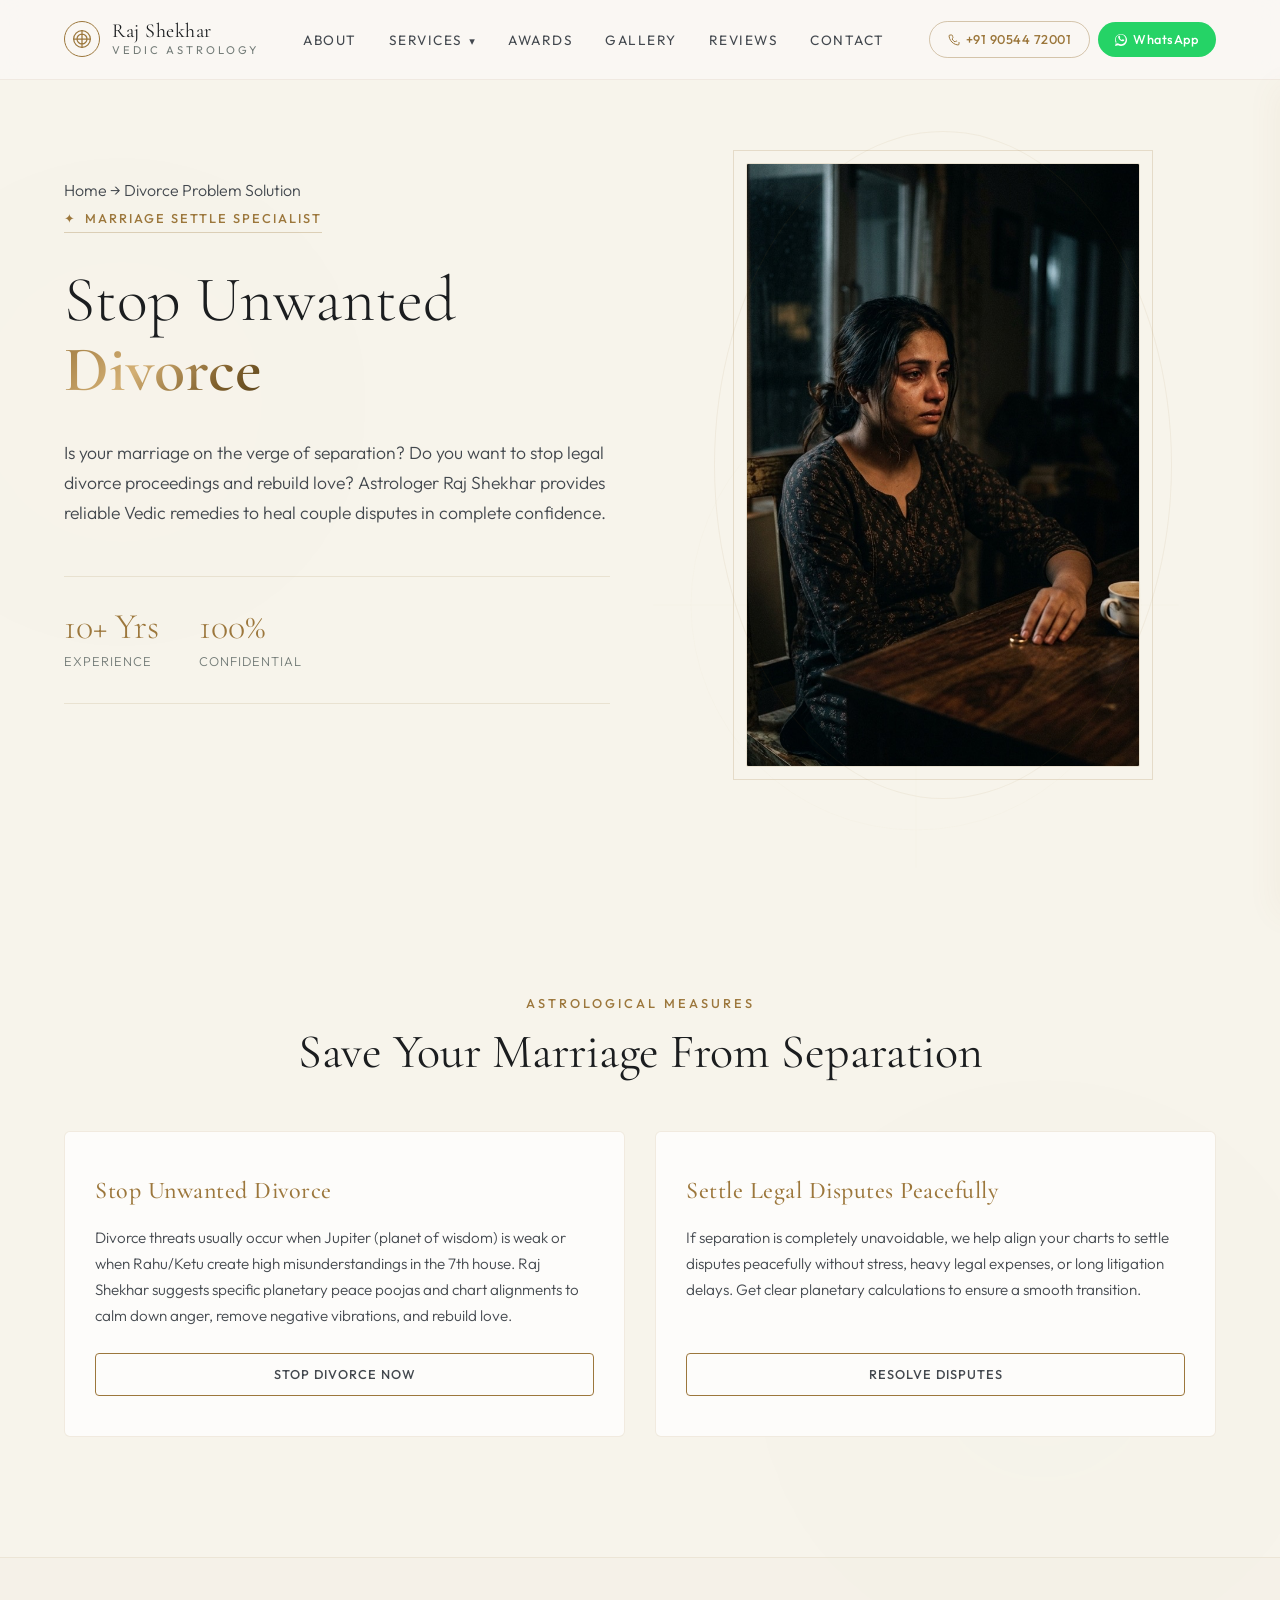
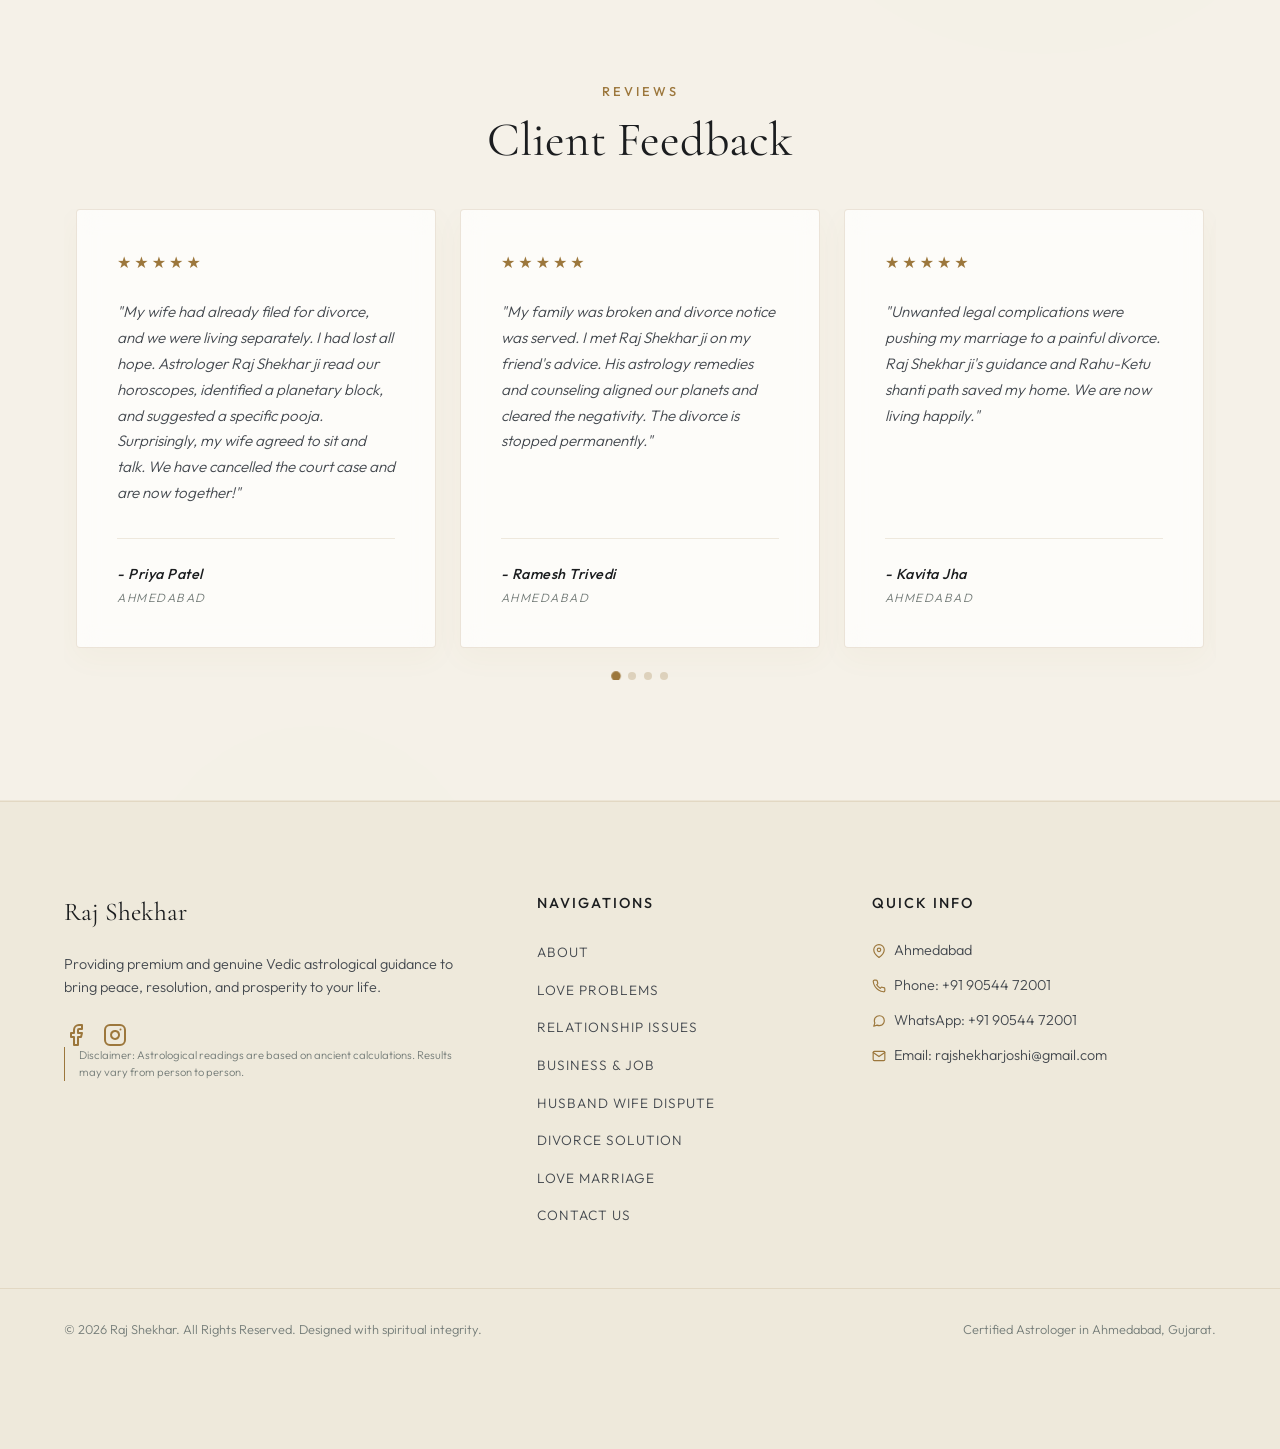
<file: divorce-problem.html>
<!DOCTYPE html>
<html lang="en">
<head>
  <meta charset="UTF-8">
  <meta name="viewport" content="width=device-width, initial-scale=1.0">
  <title>Divorce Problem Solution in Ahmedabad | Astrologer Raj Shekhar</title>
  
  <!-- SEO Meta Tags -->
  <meta name="description" content="Settle marital disputes or stop unwanted divorce. Astrologer Raj Shekhar offers proven Vedic remedies to bring peace and understanding back to couples. 100% confidential.">
  <meta name="keywords" content="divorce problem solution, stop unwanted divorce ahmedabad, marriage separation solver, relationship repair, best astrologer in ahmedabad, raj shekhar astrologer">
  <meta name="author" content="Raj Shekhar">
  <meta name="robots" content="index, follow">

  <!-- Fonts -->
  <link rel="preconnect" href="https://fonts.googleapis.com">
  <link rel="preconnect" href="https://fonts.gstatic.com" crossorigin>
  <link href="https://fonts.googleapis.com/css2?family=Cormorant+Garamond:wght@300;400;600;700&family=Outfit:wght@200;300;400;500;600;700&display=swap" rel="stylesheet">

  <!-- Core Stylesheet -->
  <link rel="stylesheet" href="css/styles.css">
</head>
<body>

  <!-- Background Decorative Orbs & Geometrics -->
  <div class="glow-orb orb-1" aria-hidden="true"></div>
  <div class="glow-orb orb-2" aria-hidden="true"></div>
  <div class="glow-orb orb-3" aria-hidden="true"></div>
  
  <div class="cosmic-line-deco" aria-hidden="true">
    <svg width="100%" height="100%" viewBox="0 0 800 800" fill="none" stroke="rgba(168, 129, 67, 0.05)" stroke-width="1">
      <circle cx="400" cy="400" r="300"/>
      <circle cx="400" cy="400" r="200"/>
      <circle cx="400" cy="400" r="100"/>
      <line x1="400" y1="50" x2="400" y2="750"/>
      <line x1="50" y1="400" x2="750" y2="400"/>
    </svg>
  </div>
  
  <!-- Header Section -->
  <header class="main-header">
    <div class="container header-container">
      <a href="index.html" class="logo" id="header-logo">
        <span class="zodiac-icon" aria-hidden="true">
          <svg width="20" height="20" viewBox="0 0 24 24" fill="none" stroke="currentColor" stroke-width="1.5" stroke-linecap="round" stroke-linejoin="round">
            <circle cx="12" cy="12" r="10"/>
            <path d="M12 2v20M2 12h20M12 12m-6 0a6 6 0 1 0 12 0 6 6 0 1 0-12 0"/>
          </svg>
        </span>
        <div class="logo-text">
          <span class="logo-name">Raj Shekhar</span>
          <span class="logo-title">Vedic Astrology</span>
        </div>
      </a>

      <!-- Desktop Nav & Quick Contacts -->
      <nav class="desktop-nav" aria-label="Main Navigation">
        <ul>
          <li><a href="index.html#about">About</a></li>
          <li class="nav-dropdown">
            <a href="index.html#services" class="dropdown-trigger">Services <span class="arrow-down">&#9662;</span></a>
            <ul class="dropdown-menu">
              <li><a href="love-problems.html">Love Problems</a></li>
              <li><a href="relationship-problem.html">Relationship Issues</a></li>
              <li><a href="business-job-problem.html">Business & Job</a></li>
              <li><a href="husband-wife-problem.html">Husband Wife Dispute</a></li>
              <li><a href="divorce-problem.html">Divorce Solution</a></li>
              <li><a href="love-marriage-problem.html">Love Marriage</a></li>
            </ul>
          </li>
          <li><a href="index.html#awards">Awards</a></li>
          <li><a href="index.html#gallery">Gallery</a></li>
          <li><a href="index.html#testimonials">Reviews</a></li>
          <li><a href="contact.html">Contact</a></li>
        </ul>
      </nav>
      <!-- Hamburger Toggle Button -->
      <button class="mobile-menu-toggle" aria-label="Toggle navigation menu" aria-expanded="false" aria-controls="mobile-nav">
        <span class="hamburger-line"></span>
        <span class="hamburger-line"></span>
        <span class="hamburger-line"></span>
      </button>

      <div class="header-ctas">
        <a href="tel:+919054472001" class="btn btn-call-outline" aria-label="Call Astrologer Raj Shekhar">
          <span class="btn-icon">
            <svg width="14" height="14" viewBox="0 0 24 24" fill="none" stroke="currentColor" stroke-width="2" stroke-linecap="round" stroke-linejoin="round">
              <path d="M22 16.92v3a2 2 0 0 1-2.18 2 19.79 19.79 0 0 1-8.63-3.07 19.5 19.5 0 0 1-6-6 19.79 19.79 0 0 1-3.07-8.67A2 2 0 0 1 4.11 2h3a2 2 0 0 1 2 1.72 12.84 12.84 0 0 0 .7 2.81 2 2 0 0 1-.45 2.11L8.09 9.91a16 16 0 0 0 6 6l1.27-1.27a2 2 0 0 1 2.11-.45 12.84 12.84 0 0 0 .7A2 2 0 0 1 22 16.92z"/>
            </svg>
          </span>
          <span class="desktop-only">+91 90544 72001</span>
        </a>
        <a href="https://wa.me/919054472001?text=Hello%20Raj%20Shekhar%20ji,%20I%20want%20to%20consult%20you%20regarding%20my%20problem." target="_blank" class="btn btn-whatsapp-solid" aria-label="Chat with Astrologer Raj Shekhar on WhatsApp">
          <span class="btn-icon">
            <svg width="14" height="14" viewBox="0 0 24 24" fill="currentColor">
              <path d="M.057 24l1.687-6.163c-1.041-1.804-1.588-3.849-1.587-5.946C.06 5.348 5.397.01 12.008.01c3.202.001 6.212 1.246 8.477 3.514 2.266 2.268 3.507 5.28 3.505 8.484-.004 6.657-5.34 11.997-11.953 11.997-2.005-.001-3.973-.502-5.731-1.456L0 24zm6.59-4.846c1.6.95 3.188 1.449 4.825 1.451 5.436 0 9.86-4.37 9.864-9.799.002-2.63-1.023-5.101-2.885-6.963C16.588 1.981 14.115.96 11.488.96c-5.44 0-9.866 4.372-9.87 9.802 0 1.698.459 3.356 1.328 4.867l-.995 3.635 3.7-.97c1.554.896 3.082 1.341 4.606 1.341zm11.303-7.79c-.3-.15-1.774-.875-2.048-.975-.275-.1-.475-.15-.675.15-.2.3-.775.975-.95 1.175-.175.2-.35.225-.65.075-.3-.15-1.267-.467-2.414-1.492-.893-.797-1.496-1.782-1.672-2.082-.176-.3-.019-.462.13-.611.135-.134.3-.35.45-.525.15-.175.2-.3.3-.5.1-.2.05-.375-.025-.525-.075-.15-.675-1.625-.925-2.225-.244-.589-.491-.51-.675-.52-.174-.01-.374-.012-.574-.012s-.525.075-.8.375c-.275.3-1.05 1.025-1.05 2.5s1.075 2.9 1.225 3.1c.15.2 2.11 3.224 5.115 4.526.715.31 1.273.495 1.708.633.719.228 1.374.196 1.892.119.577-.087 1.774-.725 2.024-1.425.25-.7.25-1.3 0-1.425-.075-.125-.275-.2-.575-.35z"/>
            </svg>
          </span>
          <span>WhatsApp</span>
        </a>
      </div>
    </div>
  </header>
  <!-- Mobile Navigation Drawer -->
  <div class="mobile-nav-drawer" id="mobile-nav" aria-hidden="true">
    <nav class="mobile-navigation" aria-label="Mobile Navigation">
      <ul>
        <li><a href="index.html#about">About</a></li>
        <li><a href="love-problems.html">Love Problems</a></li>
        <li><a href="relationship-problem.html">Relationship Issues</a></li>
        <li><a href="business-job-problem.html">Business & Job</a></li>
        <li><a href="husband-wife-problem.html">Husband Wife Dispute</a></li>
        <li><a href="divorce-problem.html">Divorce Solution</a></li>
        <li><a href="love-marriage-problem.html">Love Marriage</a></li>
        <li><a href="contact.html">Contact Us</a></li>
      </ul>
    </nav>
  </div>

  <!-- Service Subpage Hero -->
  <section class="hero-section">
    <div class="container hero-container">
      <div class="hero-content">
        <div class="breadcrumbs">
          <a href="index.html">Home</a> &rarr; <span>Divorce Problem Solution</span>
        </div>
        <div class="badge-trust">
          <span class="star-icon">✦</span>
          <span>Marriage Settle Specialist</span>
        </div>
        <h1 class="hero-title">
          Stop Unwanted <span class="text-gold">Divorce</span>
        </h1>
        <p class="hero-description">
          Is your marriage on the verge of separation? Do you want to stop legal divorce proceedings and rebuild love? Astrologer Raj Shekhar provides reliable Vedic remedies to heal couple disputes in complete confidence.
        </p>
        <div class="hero-metrics">
          <div class="metric-item">
            <span class="metric-number">10+ Yrs</span>
            <span class="metric-label">Experience</span>
          </div>
          <div class="metric-item">
            <span class="metric-number">100%</span>
            <span class="metric-label">Confidential</span>
          </div>
        </div>
      </div>

      <!-- Right Visual Image -->
      <div class="hero-visual-container">
        <div class="visual-placeholder-container">
          <!-- Geometric stars background elements inside image space -->
          <div class="astro-bg-circles" aria-hidden="true"></div>
          <img src="svc_divorce.jpg" alt="Divorce Problem Solution" class="hero-img">
        </div>
      </div>
    </div>
  </section>

  <!-- Deep Dive Details Section -->
  <section class="about-section">
    <div class="container">
      <div class="section-header text-center">
        <span class="accent-title">Astrological Measures</span>
        <h2 class="section-title">Save Your Marriage From Separation</h2>
      </div>
      
      <div class="subpage-detail-grid">
        <div class="detail-card-glass">
          <div>
            <h3>Stop Unwanted Divorce</h3>
            <p>
              Divorce threats usually occur when Jupiter (planet of wisdom) is weak or when Rahu/Ketu create high misunderstandings in the 7th house. Raj Shekhar suggests specific planetary peace poojas and chart alignments to calm down anger, remove negative vibrations, and rebuild love.
            </p>
          </div>
          <a href="https://wa.me/919054472001?text=Hello%20Raj%20Shekhar%20ji,%20I%20want%20to%20stop%20my%20divorce." class="btn btn-card-more" target="_blank">Stop Divorce Now</a>
        </div>

        <div class="detail-card-glass">
          <div>
            <h3>Settle Legal Disputes Peacefully</h3>
            <p>
              If separation is completely unavoidable, we help align your charts to settle disputes peacefully without stress, heavy legal expenses, or long litigation delays. Get clear planetary calculations to ensure a smooth transition.
            </p>
          </div>
          <a href="https://wa.me/919054472001?text=Hello%20Raj%20Shekhar%20ji,%20I%20need%20help%20with%20marital%20legal%20settlements." class="btn btn-card-more" target="_blank">Resolve Disputes</a>
        </div>
      </div>
    </div>
  </section>

  <!-- Divorce specific review -->
    <!-- Testimonials Section -->
  <section class="testimonials-section">
    <div class="container">
      <div class="section-header text-center">
        <span class="accent-title">Reviews</span>
        <h2 class="section-title">Client Feedback</h2>
      </div>

      <div class="testimonials-carousel-container">
        <div class="testimonials-grid">
        <div class="testimonial-card-wrapper">
          <blockquote class="testimonial-card card-glass">
            <div class="rating-stars">★★★★★</div>
            <p class="testimonial-text">
              "My wife had already filed for divorce, and we were living separately. I had lost all hope. Astrologer Raj Shekhar ji read our horoscopes, identified a planetary block, and suggested a specific pooja. Surprisingly, my wife agreed to sit and talk. We have cancelled the court case and are now together!"
            </p>
            <cite class="testimonial-author">
              <strong>- Priya Patel</strong>
              <span>Ahmedabad</span>
            </cite>
          </blockquote>
        </div>
        <div class="testimonial-card-wrapper">
          <blockquote class="testimonial-card card-glass">
            <div class="rating-stars">★★★★★</div>
            <p class="testimonial-text">
              "My family was broken and divorce notice was served. I met Raj Shekhar ji on my friend's advice. His astrology remedies and counseling aligned our planets and cleared the negativity. The divorce is stopped permanently."
            </p>
            <cite class="testimonial-author">
              <strong>- Ramesh Trivedi</strong>
              <span>Ahmedabad</span>
            </cite>
          </blockquote>
        </div>
        <div class="testimonial-card-wrapper">
          <blockquote class="testimonial-card card-glass">
            <div class="rating-stars">★★★★★</div>
            <p class="testimonial-text">
              "Unwanted legal complications were pushing my marriage to a painful divorce. Raj Shekhar ji's guidance and Rahu-Ketu shanti path saved my home. We are now living happily."
            </p>
            <cite class="testimonial-author">
              <strong>- Kavita Jha</strong>
              <span>Ahmedabad</span>
            </cite>
          </blockquote>
        </div>
        <div class="testimonial-card-wrapper">
          <blockquote class="testimonial-card card-glass">
            <div class="rating-stars">★★★★★</div>
            <p class="testimonial-text">
              "My wife had sent a legal divorce notice. Raj Shekhar ji conducted a Graha Shanti puja. Slowly, her anger cooled down and we withdrew the case. We are happily reunited."
            </p>
            <cite class="testimonial-author">
              <strong>- Dilip Patel</strong>
              <span>Ahmedabad</span>
            </cite>
          </blockquote>
        </div>
        <div class="testimonial-card-wrapper">
          <blockquote class="testimonial-card card-glass">
            <div class="rating-stars">★★★★★</div>
            <p class="testimonial-text">
              "Astrology saved my marriage from ending in a painful court battle. Raj Shekhar ji's remedies cleared all misunderstandings between our families."
            </p>
            <cite class="testimonial-author">
              <strong>- Sapna Dave</strong>
              <span>Ahmedabad</span>
            </cite>
          </blockquote>
        </div>
        <div class="testimonial-card-wrapper">
          <blockquote class="testimonial-card card-glass">
            <div class="rating-stars">★★★★★</div>
            <p class="testimonial-text">
              "If you want to stop an unwanted divorce, consult Raj Shekhar ji. His Venus pacification remedies work wonders and restore marital harmony."
            </p>
            <cite class="testimonial-author">
              <strong>- Vinod Vyas</strong>
              <span>Ahmedabad</span>
            </cite>
          </blockquote>
        </div>
        </div>
      </div>
    </div>
  </section>

  <!-- Global Footer Section -->
  <footer class="main-footer">
    <div class="container footer-container">
      <div class="footer-brand">
        <h4>Raj Shekhar</h4>
        <p>Providing premium and genuine Vedic astrological guidance to bring peace, resolution, and prosperity to your life.</p>

        <div class="footer-social-links" style="display: flex; gap: 15px; margin-top: 15px;">
          <a href="https://www.facebook.com/share/1cBkzLtutN/" target="_blank" aria-label="Facebook" style="color: var(--gold-primary);">
            <svg width="24" height="24" viewBox="0 0 24 24" fill="none" stroke="currentColor" stroke-width="2" stroke-linecap="round" stroke-linejoin="round"><path d="M18 2h-3a5 5 0 0 0-5 5v3H7v4h3v8h4v-8h3l1-4h-4V7a1 1 0 0 1 1-1h3z"></path></svg>
          </a>
          <a href="https://www.instagram.com/rajshekharjoshi2001?igsh=enJncW1kd2oydnds" target="_blank" aria-label="Instagram" style="color: var(--gold-primary);">
            <svg width="24" height="24" viewBox="0 0 24 24" fill="none" stroke="currentColor" stroke-width="2" stroke-linecap="round" stroke-linejoin="round"><rect x="2" y="2" width="20" height="20" rx="5" ry="5"></rect><path d="M16 11.37A4 4 0 1 1 12.63 8 4 4 0 0 1 16 11.37z"></path><line x1="17.5" y1="6.5" x2="17.51" y2="6.5"></line></svg>
          </a>
        </div>
        <p class="disclaimer">Disclaimer: Astrological readings are based on ancient calculations. Results may vary from person to person.</p>
      </div>

      <div class="footer-links">
        <h4>Navigations</h4>
        <ul>
          <li><a href="index.html#about">About</a></li>
          <li><a href="love-problems.html">Love Problems</a></li>
          <li><a href="relationship-problem.html">Relationship Issues</a></li>
          <li><a href="business-job-problem.html">Business & Job</a></li>
          <li><a href="husband-wife-problem.html">Husband Wife Dispute</a></li>
          <li><a href="divorce-problem.html">Divorce Solution</a></li>
          <li><a href="love-marriage-problem.html">Love Marriage</a></li>
          <li><a href="contact.html">Contact Us</a></li>
        </ul>
      </div>

      <div class="footer-contact-summary">
        <h4>Quick Info</h4>
        <p class="footer-contact-item">
          <svg width="14" height="14" viewBox="0 0 24 24" fill="none" stroke="currentColor" stroke-width="2" stroke-linecap="round" stroke-linejoin="round" class="footer-icon">
            <path d="M21 10c0 7-9 13-9 13s-9-6-9-13a9 9 0 0 1 18 0z"/>
            <circle cx="12" cy="10" r="3"/>
          </svg>
          <span>Ahmedabad</span>
        </p>
        <p class="footer-contact-item">
          <svg width="14" height="14" viewBox="0 0 24 24" fill="none" stroke="currentColor" stroke-width="2" stroke-linecap="round" stroke-linejoin="round" class="footer-icon">
            <path d="M22 16.92v3a2 2 0 0 1-2.18 2 19.79 19.79 0 0 1-8.63-3.07 19.5 19.5 0 0 1-6-6 19.79 19.79 0 0 1-3.07-8.67A2 2 0 0 1 4.11 2h3a2 2 0 0 1 2 1.72 12.84 12.84 0 0 0 .7 2.81 2 2 0 0 1-.45 2.11L8.09 9.91a16 16 0 0 0 6 6l1.27-1.27a2 2 0 0 1 2.11-.45 12.84 12.84 0 0 0 2.81.7A2 2 0 0 1 22 16.92z"/>
          </svg>
          <span>Phone: +91 90544 72001</span>
        </p>
        <p class="footer-contact-item">
          <svg width="14" height="14" viewBox="0 0 24 24" fill="none" stroke="currentColor" stroke-width="2" stroke-linecap="round" stroke-linejoin="round" class="footer-icon">
            <path d="M21 11.5a8.38 8.38 0 0 1-.9 3.8 8.5 8.5 0 0 1-7.6 4.7 8.38 8.38 0 0 1-3.8-.9L3 21l1.9-5.7a8.38 8.38 0 0 1-.9-3.8 8.5 8.5 0 0 1 4.7-7.6 8.38 8.38 0 0 1 3.8-.9h.5a8.48 8.48 0 0 1 8 8v.5z"/>
          </svg>
          <span>WhatsApp: +91 90544 72001</span>
        </p>
        <p class="footer-contact-item">
          <svg width="14" height="14" viewBox="0 0 24 24" fill="none" stroke="currentColor" stroke-width="2" stroke-linecap="round" stroke-linejoin="round" class="footer-icon">
            <path d="M4 4h16c1.1 0 2 .9 2 2v12c0 1.1-.9 2-2 2H4c-1.1 0-2-.9-2-2V6c0-1.1.9-2 2-2z"/>
            <polyline points="22,6 12,13 2,6"/>
          </svg>
          <span>Email: rajshekharjoshi@gmail.com</span>
        </p>
      </div>
    </div>
    
    <div class="footer-bottom">
      <div class="container footer-bottom-container">
        <p>&copy; 2026 Raj Shekhar. All Rights Reserved. Designed with spiritual integrity.</p>
        <p>Certified Astrologer in Ahmedabad, Gujarat.</p>
      </div>
    </div>
  </footer>

  <!-- Sticky Mobile Action Bottom Bar (WhatsApp and Phone CTAs) -->
  <div class="sticky-mobile-bar" id="mobile-cta-bar">
    <a href="https://wa.me/919054472001?text=Hello%20Raj%20Shekhar%20ji,%20I%20want%20to%20consult%20you%20regarding%20my%20problem." class="mobile-cta-btn cta-whatsapp" target="_blank" aria-label="Chat on WhatsApp">
      <span class="cta-icon">
        <svg width="18" height="18" viewBox="0 0 24 24" fill="currentColor">
          <path d="M.057 24l1.687-6.163c-1.041-1.804-1.588-3.849-1.587-5.946C.06 5.348 5.397.01 12.008.01c3.202.001 6.212 1.246 8.477 3.514 2.266 2.268 3.507 5.28 3.505 8.484-.004 6.657-5.34 11.997-11.953 11.997-2.005-.001-3.973-.502-5.731-1.456L0 24zm6.59-4.846c1.6.95 3.188 1.449 4.825 1.451 5.436 0 9.86-4.37 9.864-9.799.002-2.63-1.023-5.101-2.885-6.963C16.588 1.981 14.115.96 11.488.96c-5.44 0-9.866 4.372-9.87 9.802 0 1.698.459 3.356 1.328 4.867l-.995 3.635 3.7-.97c1.554.896 3.082 1.341 4.606 1.341zm11.303-7.79c-.3-.15-1.774-.875-2.048-.975-.275-.1-.475-.15-.675.15-.2.3-.775.975-.95 1.175-.175.2-.35.225-.65.075-.3-.15-1.267-.467-2.414-1.492-.893-.797-1.496-1.782-1.672-2.082-.176-.3-.019-.462.13-.611.135-.134.3-.35.45-.525.15-.175.2-.3.3-.5.1-.2.05-.375-.025-.525-.075-.15-.675-1.625-.925-2.225-.244-.589-.491-.51-.675-.52-.174-.01-.374-.012-.574-.012s-.525.075-.8.375c-.275.3-1.05 1.025-1.05 2.5s1.075 2.9 1.225 3.1c.15.2 2.11 3.224 5.115 4.526.715.31 1.273.495 1.708.633.719.228 1.374.196 1.892.119.577-.087 1.774-.725 2.024-1.425.25-.7.25-1.3 0-1.425-.075-.125-.275-.2-.575-.35z"/>
        </svg>
      </span>
      <span>WhatsApp</span>
    </a>
    <a href="tel:+919054472001" class="mobile-cta-btn cta-call" aria-label="Call Astrologer Raj Shekhar">
      <span class="cta-icon">
        <svg width="18" height="18" viewBox="0 0 24 24" fill="none" stroke="currentColor" stroke-width="2">
          <path d="M22 16.92v3a2 2 0 0 1-2.18 2 19.79 19.79 0 0 1-8.63-3.07 19.5 19.5 0 0 1-6-6 19.79 19.79 0 0 1-3.07-8.67A2 2 0 0 1 4.11 2h3a2 2 0 0 1 2 1.72 12.84 12.84 0 0 0 .7 2.81 2 2 0 0 1-.45 2.11L8.09 9.91a16 16 0 0 0 6 6l1.27-1.27a2 2 0 0 1 2.11-.45 12.84 12.84 0 0 0 2.81.7A2 2 0 0 1 22 16.92z"/>
        </svg>
      </span>
      <span>Call Now</span>
    </a>
  </div>

  <!-- Lead Success Modal -->
  <div class="modal" id="lead-success-modal" role="dialog" aria-modal="true" aria-labelledby="modal-title">
    <div class="modal-content card-glass">
      <button class="modal-close" id="btn-modal-close" aria-label="Close dialog">&times;</button>
      <div class="modal-icon text-gold">
        <svg width="40" height="40" viewBox="0 0 24 24" fill="none" stroke="currentColor" stroke-width="2">
          <circle cx="12" cy="12" r="10"/><path d="M9 12l2 2 4-4"/>
        </svg>
      </div>
      <h3 id="modal-title">Consultation Requested!</h3>
      <p id="modal-body-text">
        Pranam. Thank you for connecting with Raj Shekhar. Your request is registered under strict confidence. 
      </p>
      <p>
        Raj Shekhar or our associate will contact you on your registered mobile number shortly.
      </p>
      <div class="modal-actions">
        <a href="https://wa.me/919054472001?text=Hello%20Raj%20Shekhar%20ji,%20I%20just%20submitted%20the%20consultation%20form.%20I%20would%20like%20to%20chat%20directly%20now." target="_blank" class="btn btn-whatsapp-solid">
          <span>Connect Instantly on WhatsApp</span>
        </a>
      </div>
    </div>
  </div>

  <!-- Core Javascript File -->
  <script src="js/script.js"></script>
</body>
</html>
</file>
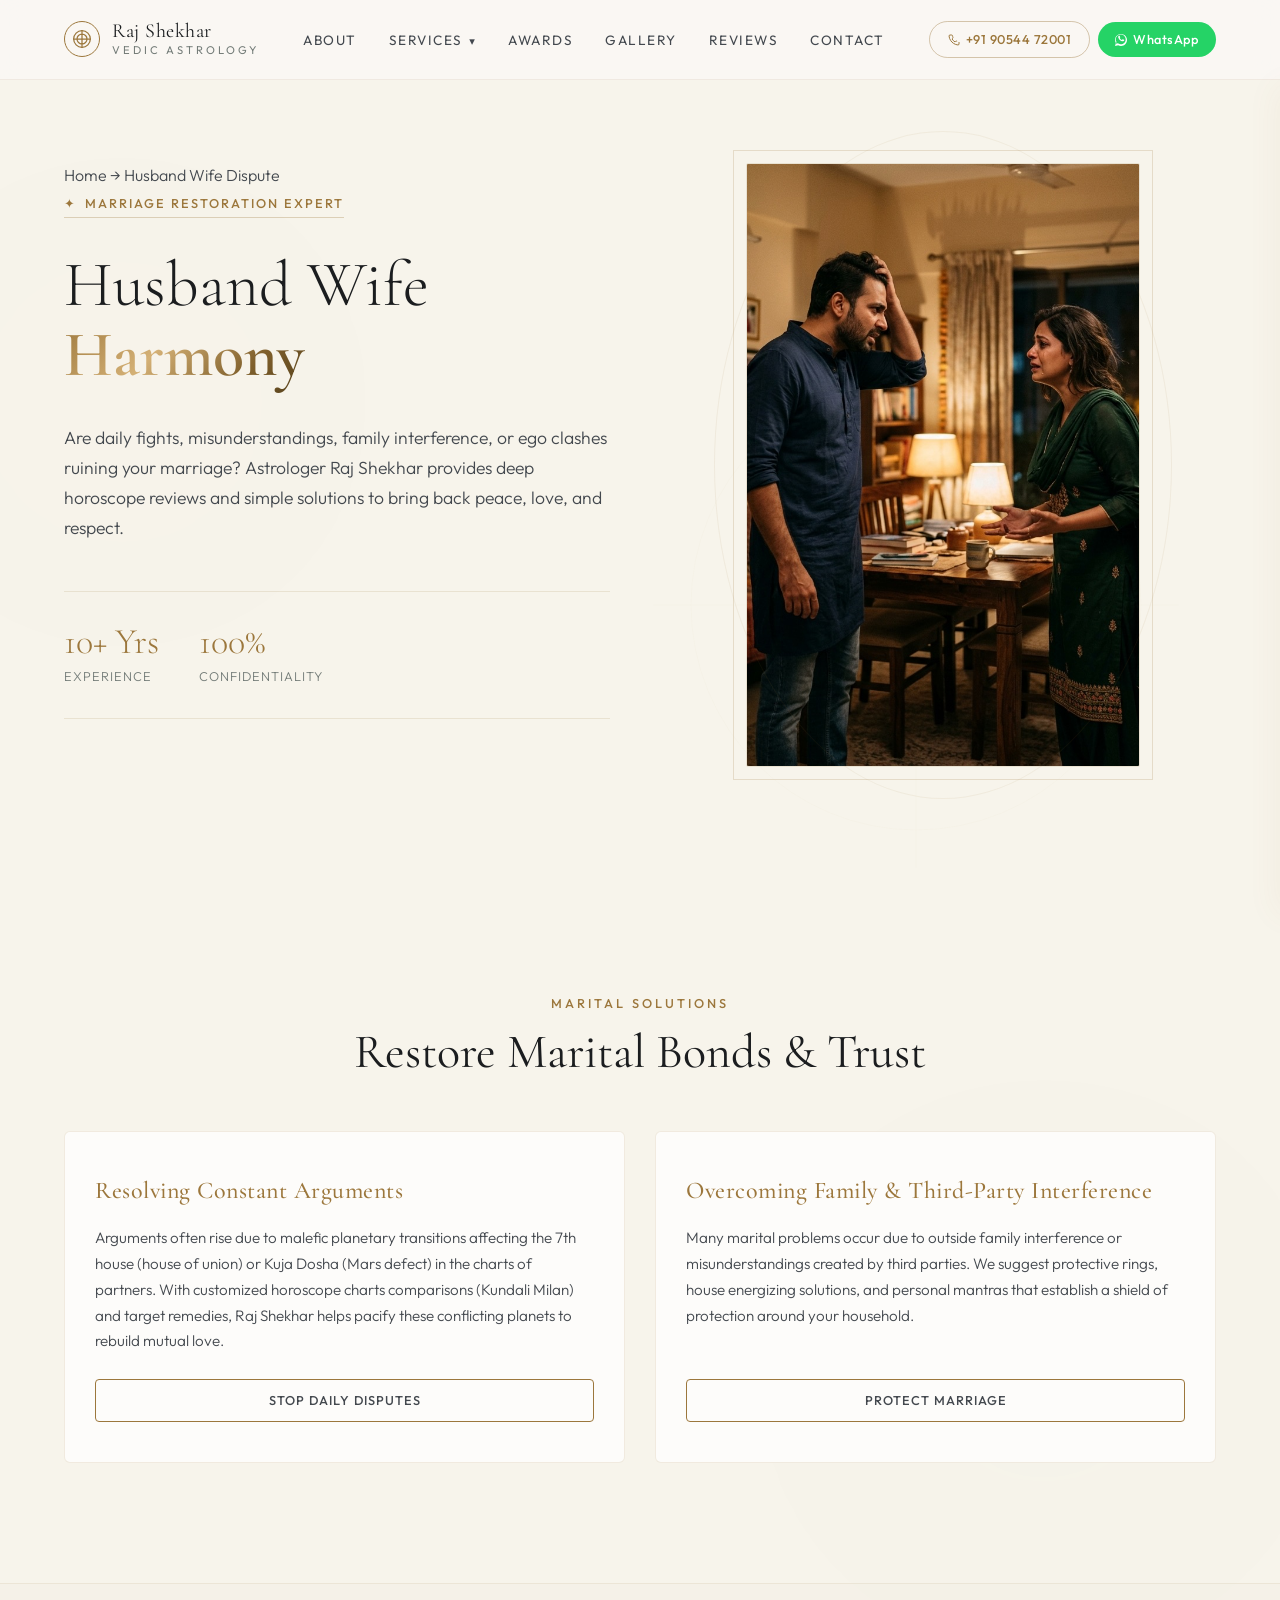
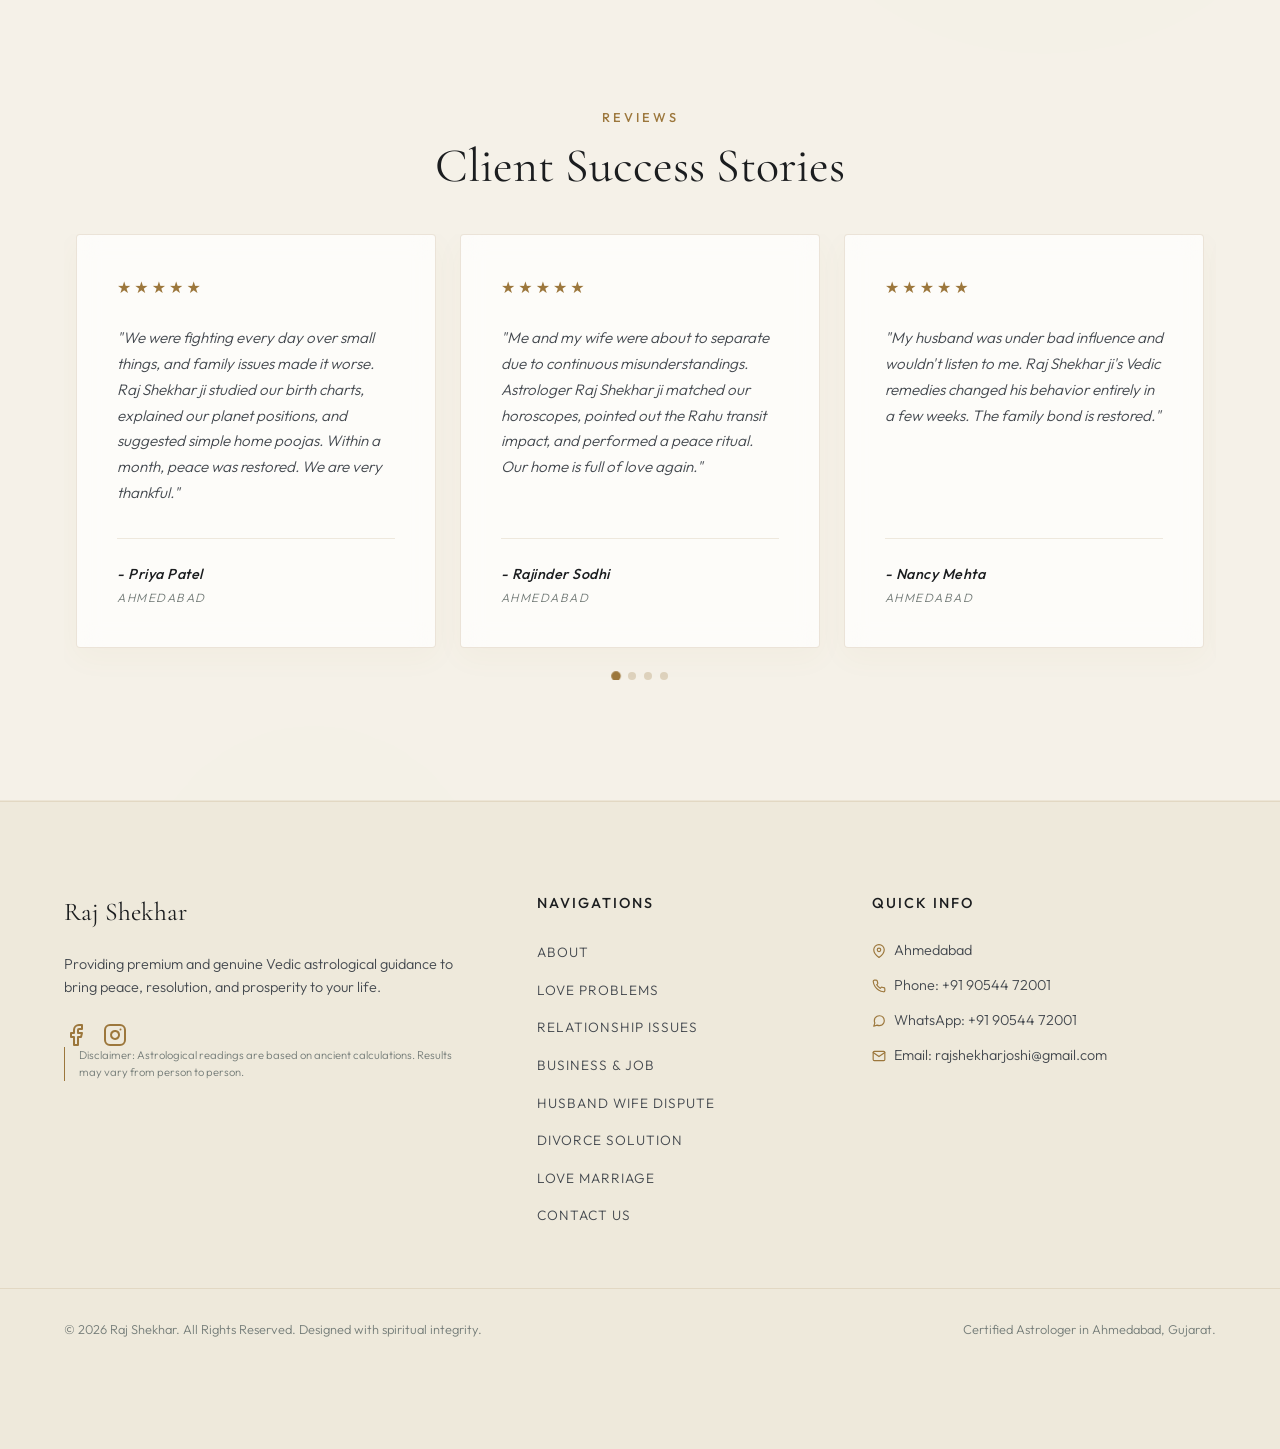
<file: husband-wife-problem.html>
<!DOCTYPE html>
<html lang="en">
<head>
  <meta charset="UTF-8">
  <meta name="viewport" content="width=device-width, initial-scale=1.0">
  <title>Husband Wife Dispute Solution in Ahmedabad | Astrologer Raj Shekhar</title>
  
  <!-- SEO Meta Tags -->
  <meta name="description" content="End daily arguments, family interference, and ego clashes in your marriage. Astrologer Raj Shekhar offers simple and effective Vedic remedies. 100% confidential.">
  <meta name="keywords" content="husband wife dispute solution, resolve marriage problems ahmedabad, marital dispute solver, family conflict remedies, best astrologer in ahmedabad, raj shekhar astrologer">
  <meta name="author" content="Raj Shekhar">
  <meta name="robots" content="index, follow">

  <!-- Fonts -->
  <link rel="preconnect" href="https://fonts.googleapis.com">
  <link rel="preconnect" href="https://fonts.gstatic.com" crossorigin>
  <link href="https://fonts.googleapis.com/css2?family=Cormorant+Garamond:wght@300;400;600;700&family=Outfit:wght@200;300;400;500;600;700&display=swap" rel="stylesheet">

  <!-- Core Stylesheet -->
  <link rel="stylesheet" href="css/styles.css">
</head>
<body>

  <!-- Background Decorative Orbs & Geometrics -->
  <div class="glow-orb orb-1" aria-hidden="true"></div>
  <div class="glow-orb orb-2" aria-hidden="true"></div>
  <div class="glow-orb orb-3" aria-hidden="true"></div>
  
  <div class="cosmic-line-deco" aria-hidden="true">
    <svg width="100%" height="100%" viewBox="0 0 800 800" fill="none" stroke="rgba(168, 129, 67, 0.05)" stroke-width="1">
      <circle cx="400" cy="400" r="300"/>
      <circle cx="400" cy="400" r="200"/>
      <circle cx="400" cy="400" r="100"/>
      <line x1="400" y1="50" x2="400" y2="750"/>
      <line x1="50" y1="400" x2="750" y2="400"/>
    </svg>
  </div>
  
  <!-- Header Section -->
  <header class="main-header">
    <div class="container header-container">
      <a href="index.html" class="logo" id="header-logo">
        <span class="zodiac-icon" aria-hidden="true">
          <svg width="20" height="20" viewBox="0 0 24 24" fill="none" stroke="currentColor" stroke-width="1.5" stroke-linecap="round" stroke-linejoin="round">
            <circle cx="12" cy="12" r="10"/>
            <path d="M12 2v20M2 12h20M12 12m-6 0a6 6 0 1 0 12 0 6 6 0 1 0-12 0"/>
          </svg>
        </span>
        <div class="logo-text">
          <span class="logo-name">Raj Shekhar</span>
          <span class="logo-title">Vedic Astrology</span>
        </div>
      </a>

      <!-- Desktop Nav & Quick Contacts -->
      <nav class="desktop-nav" aria-label="Main Navigation">
        <ul>
          <li><a href="index.html#about">About</a></li>
          <li class="nav-dropdown">
            <a href="index.html#services" class="dropdown-trigger">Services <span class="arrow-down">&#9662;</span></a>
            <ul class="dropdown-menu">
              <li><a href="love-problems.html">Love Problems</a></li>
              <li><a href="relationship-problem.html">Relationship Issues</a></li>
              <li><a href="business-job-problem.html">Business & Job</a></li>
              <li><a href="husband-wife-problem.html">Husband Wife Dispute</a></li>
              <li><a href="divorce-problem.html">Divorce Solution</a></li>
              <li><a href="love-marriage-problem.html">Love Marriage</a></li>
            </ul>
          </li>
          <li><a href="index.html#awards">Awards</a></li>
          <li><a href="index.html#gallery">Gallery</a></li>
          <li><a href="index.html#testimonials">Reviews</a></li>
          <li><a href="contact.html">Contact</a></li>
        </ul>
      </nav>
      <!-- Hamburger Toggle Button -->
      <button class="mobile-menu-toggle" aria-label="Toggle navigation menu" aria-expanded="false" aria-controls="mobile-nav">
        <span class="hamburger-line"></span>
        <span class="hamburger-line"></span>
        <span class="hamburger-line"></span>
      </button>

      <div class="header-ctas">
        <a href="tel:+919054472001" class="btn btn-call-outline" aria-label="Call Astrologer Raj Shekhar">
          <span class="btn-icon">
            <svg width="14" height="14" viewBox="0 0 24 24" fill="none" stroke="currentColor" stroke-width="2" stroke-linecap="round" stroke-linejoin="round">
              <path d="M22 16.92v3a2 2 0 0 1-2.18 2 19.79 19.79 0 0 1-8.63-3.07 19.5 19.5 0 0 1-6-6 19.79 19.79 0 0 1-3.07-8.67A2 2 0 0 1 4.11 2h3a2 2 0 0 1 2 1.72 12.84 12.84 0 0 0 .7 2.81 2 2 0 0 1-.45 2.11L8.09 9.91a16 16 0 0 0 6 6l1.27-1.27a2 2 0 0 1 2.11-.45 12.84 12.84 0 0 0 .7A2 2 0 0 1 22 16.92z"/>
            </svg>
          </span>
          <span class="desktop-only">+91 90544 72001</span>
        </a>
        <a href="https://wa.me/919054472001?text=Hello%20Raj%20Shekhar%20ji,%20I%20want%20to%20consult%20you%20regarding%20my%20problem." target="_blank" class="btn btn-whatsapp-solid" aria-label="Chat with Astrologer Raj Shekhar on WhatsApp">
          <span class="btn-icon">
            <svg width="14" height="14" viewBox="0 0 24 24" fill="currentColor">
              <path d="M.057 24l1.687-6.163c-1.041-1.804-1.588-3.849-1.587-5.946C.06 5.348 5.397.01 12.008.01c3.202.001 6.212 1.246 8.477 3.514 2.266 2.268 3.507 5.28 3.505 8.484-.004 6.657-5.34 11.997-11.953 11.997-2.005-.001-3.973-.502-5.731-1.456L0 24zm6.59-4.846c1.6.95 3.188 1.449 4.825 1.451 5.436 0 9.86-4.37 9.864-9.799.002-2.63-1.023-5.101-2.885-6.963C16.588 1.981 14.115.96 11.488.96c-5.44 0-9.866 4.372-9.87 9.802 0 1.698.459 3.356 1.328 4.867l-.995 3.635 3.7-.97c1.554.896 3.082 1.341 4.606 1.341zm11.303-7.79c-.3-.15-1.774-.875-2.048-.975-.275-.1-.475-.15-.675.15-.2.3-.775.975-.95 1.175-.175.2-.35.225-.65.075-.3-.15-1.267-.467-2.414-1.492-.893-.797-1.496-1.782-1.672-2.082-.176-.3-.019-.462.13-.611.135-.134.3-.35.45-.525.15-.175.2-.3.3-.5.1-.2.05-.375-.025-.525-.075-.15-.675-1.625-.925-2.225-.244-.589-.491-.51-.675-.52-.174-.01-.374-.012-.574-.012s-.525.075-.8.375c-.275.3-1.05 1.025-1.05 2.5s1.075 2.9 1.225 3.1c.15.2 2.11 3.224 5.115 4.526.715.31 1.273.495 1.708.633.719.228 1.374.196 1.892.119.577-.087 1.774-.725 2.024-1.425.25-.7.25-1.3 0-1.425-.075-.125-.275-.2-.575-.35z"/>
            </svg>
          </span>
          <span>WhatsApp</span>
        </a>
      </div>
    </div>
  </header>
  <!-- Mobile Navigation Drawer -->
  <div class="mobile-nav-drawer" id="mobile-nav" aria-hidden="true">
    <nav class="mobile-navigation" aria-label="Mobile Navigation">
      <ul>
        <li><a href="index.html#about">About</a></li>
        <li><a href="love-problems.html">Love Problems</a></li>
        <li><a href="relationship-problem.html">Relationship Issues</a></li>
        <li><a href="business-job-problem.html">Business & Job</a></li>
        <li><a href="husband-wife-problem.html">Husband Wife Dispute</a></li>
        <li><a href="divorce-problem.html">Divorce Solution</a></li>
        <li><a href="love-marriage-problem.html">Love Marriage</a></li>
        <li><a href="contact.html">Contact Us</a></li>
      </ul>
    </nav>
  </div>

  <!-- Service Subpage Hero -->
  <section class="hero-section">
    <div class="container hero-container">
      <div class="hero-content">
        <div class="breadcrumbs">
          <a href="index.html">Home</a> &rarr; <span>Husband Wife Dispute</span>
        </div>
        <div class="badge-trust">
          <span class="star-icon">✦</span>
          <span>Marriage Restoration Expert</span>
        </div>
        <h1 class="hero-title">
          Husband Wife <span class="text-gold">Harmony</span>
        </h1>
        <p class="hero-description">
          Are daily fights, misunderstandings, family interference, or ego clashes ruining your marriage? Astrologer Raj Shekhar provides deep horoscope reviews and simple solutions to bring back peace, love, and respect.
        </p>
        <div class="hero-metrics">
          <div class="metric-item">
            <span class="metric-number">10+ Yrs</span>
            <span class="metric-label">Experience</span>
          </div>
          <div class="metric-item">
            <span class="metric-number">100%</span>
            <span class="metric-label">Confidentiality</span>
          </div>
        </div>
      </div>

      <!-- Right Visual Image -->
      <div class="hero-visual-container">
        <div class="visual-placeholder-container">
          <!-- Geometric stars background elements inside image space -->
          <div class="astro-bg-circles" aria-hidden="true"></div>
          <img src="svc_husband_wife.jpg" alt="Husband Wife Dispute Solution" class="hero-img">
        </div>
      </div>
    </div>
  </section>

  <!-- Deep Dive Details Section -->
  <section class="about-section">
    <div class="container">
      <div class="section-header text-center">
        <span class="accent-title">Marital Solutions</span>
        <h2 class="section-title">Restore Marital Bonds & Trust</h2>
      </div>
      
      <div class="subpage-detail-grid">
        <div class="detail-card-glass">
          <div>
            <h3>Resolving Constant Arguments</h3>
            <p>
              Arguments often rise due to malefic planetary transitions affecting the 7th house (house of union) or Kuja Dosha (Mars defect) in the charts of partners. With customized horoscope charts comparisons (Kundali Milan) and target remedies, Raj Shekhar helps pacify these conflicting planets to rebuild mutual love.
            </p>
          </div>
          <a href="https://wa.me/919054472001?text=Hello%20Raj%20Shekhar%20ji,%20I%20want%20to%20resolve%20fights%20with%20my%20spouse." class="btn btn-card-more" target="_blank">Stop Daily Disputes</a>
        </div>

        <div class="detail-card-glass">
          <div>
            <h3>Overcoming Family & Third-Party Interference</h3>
            <p>
              Many marital problems occur due to outside family interference or misunderstandings created by third parties. We suggest protective rings, house energizing solutions, and personal mantras that establish a shield of protection around your household.
            </p>
          </div>
          <a href="https://wa.me/919054472001?text=Hello%20Raj%20Shekhar%20ji,%20I%20need%20remedies%20for%20marital%20problems." class="btn btn-card-more" target="_blank">Protect Marriage</a>
        </div>
      </div>
    </div>
  </section>

  <!-- Marriage specific review -->
    <!-- Testimonials Section -->
  <section class="testimonials-section">
    <div class="container">
      <div class="section-header text-center">
        <span class="accent-title">Reviews</span>
        <h2 class="section-title">Client Success Stories</h2>
      </div>

      <div class="testimonials-carousel-container">
        <div class="testimonials-grid">
        <div class="testimonial-card-wrapper">
          <blockquote class="testimonial-card card-glass">
            <div class="rating-stars">★★★★★</div>
            <p class="testimonial-text">
              "We were fighting every day over small things, and family issues made it worse. Raj Shekhar ji studied our birth charts, explained our planet positions, and suggested simple home poojas. Within a month, peace was restored. We are very thankful."
            </p>
            <cite class="testimonial-author">
              <strong>- Priya Patel</strong>
              <span>Ahmedabad</span>
            </cite>
          </blockquote>
        </div>
        <div class="testimonial-card-wrapper">
          <blockquote class="testimonial-card card-glass">
            <div class="rating-stars">★★★★★</div>
            <p class="testimonial-text">
              "Me and my wife were about to separate due to continuous misunderstandings. Astrologer Raj Shekhar ji matched our horoscopes, pointed out the Rahu transit impact, and performed a peace ritual. Our home is full of love again."
            </p>
            <cite class="testimonial-author">
              <strong>- Rajinder Sodhi</strong>
              <span>Ahmedabad</span>
            </cite>
          </blockquote>
        </div>
        <div class="testimonial-card-wrapper">
          <blockquote class="testimonial-card card-glass">
            <div class="rating-stars">★★★★★</div>
            <p class="testimonial-text">
              "My husband was under bad influence and wouldn't listen to me. Raj Shekhar ji's Vedic remedies changed his behavior entirely in a few weeks. The family bond is restored."
            </p>
            <cite class="testimonial-author">
              <strong>- Nancy Mehta</strong>
              <span>Ahmedabad</span>
            </cite>
          </blockquote>
        </div>
        <div class="testimonial-card-wrapper">
          <blockquote class="testimonial-card card-glass">
            <div class="rating-stars">★★★★★</div>
            <p class="testimonial-text">
              "My wife and I were on the verge of separation due to family disputes. Raj Shekhar ji did a Kundali matching check and custom puja. We are happily back together now."
            </p>
            <cite class="testimonial-author">
              <strong>- Suresh Patel</strong>
              <span>Ahmedabad</span>
            </cite>
          </blockquote>
        </div>
        <div class="testimonial-card-wrapper">
          <blockquote class="testimonial-card card-glass">
            <div class="rating-stars">★★★★★</div>
            <p class="testimonial-text">
              "Daily ego fights and arguments were making our home atmosphere toxic. Raj Shekhar ji's remedies brought back peace and harmony. Highly satisfied."
            </p>
            <cite class="testimonial-author">
              <strong>- Kiran Shah</strong>
              <span>Ahmedabad</span>
            </cite>
          </blockquote>
        </div>
        <div class="testimonial-card-wrapper">
          <blockquote class="testimonial-card card-glass">
            <div class="rating-stars">★★★★★</div>
            <p class="testimonial-text">
              "My husband's indifferent attitude was resolved with Venus and Jupiter remedies. Our relationship has become very loving and respectful."
            </p>
            <cite class="testimonial-author">
              <strong>- Meena Sodhi</strong>
              <span>Ahmedabad</span>
            </cite>
          </blockquote>
        </div>
        </div>
      </div>
    </div>
  </section>

  <!-- Global Footer Section -->
  <footer class="main-footer">
    <div class="container footer-container">
      <div class="footer-brand">
        <h4>Raj Shekhar</h4>
        <p>Providing premium and genuine Vedic astrological guidance to bring peace, resolution, and prosperity to your life.</p>

        <div class="footer-social-links" style="display: flex; gap: 15px; margin-top: 15px;">
          <a href="https://www.facebook.com/share/1cBkzLtutN/" target="_blank" aria-label="Facebook" style="color: var(--gold-primary);">
            <svg width="24" height="24" viewBox="0 0 24 24" fill="none" stroke="currentColor" stroke-width="2" stroke-linecap="round" stroke-linejoin="round"><path d="M18 2h-3a5 5 0 0 0-5 5v3H7v4h3v8h4v-8h3l1-4h-4V7a1 1 0 0 1 1-1h3z"></path></svg>
          </a>
          <a href="https://www.instagram.com/rajshekharjoshi2001?igsh=enJncW1kd2oydnds" target="_blank" aria-label="Instagram" style="color: var(--gold-primary);">
            <svg width="24" height="24" viewBox="0 0 24 24" fill="none" stroke="currentColor" stroke-width="2" stroke-linecap="round" stroke-linejoin="round"><rect x="2" y="2" width="20" height="20" rx="5" ry="5"></rect><path d="M16 11.37A4 4 0 1 1 12.63 8 4 4 0 0 1 16 11.37z"></path><line x1="17.5" y1="6.5" x2="17.51" y2="6.5"></line></svg>
          </a>
        </div>
        <p class="disclaimer">Disclaimer: Astrological readings are based on ancient calculations. Results may vary from person to person.</p>
      </div>

      <div class="footer-links">
        <h4>Navigations</h4>
        <ul>
          <li><a href="index.html#about">About</a></li>
          <li><a href="love-problems.html">Love Problems</a></li>
          <li><a href="relationship-problem.html">Relationship Issues</a></li>
          <li><a href="business-job-problem.html">Business & Job</a></li>
          <li><a href="husband-wife-problem.html">Husband Wife Dispute</a></li>
          <li><a href="divorce-problem.html">Divorce Solution</a></li>
          <li><a href="love-marriage-problem.html">Love Marriage</a></li>
          <li><a href="contact.html">Contact Us</a></li>
        </ul>
      </div>

      <div class="footer-contact-summary">
        <h4>Quick Info</h4>
        <p class="footer-contact-item">
          <svg width="14" height="14" viewBox="0 0 24 24" fill="none" stroke="currentColor" stroke-width="2" stroke-linecap="round" stroke-linejoin="round" class="footer-icon">
            <path d="M21 10c0 7-9 13-9 13s-9-6-9-13a9 9 0 0 1 18 0z"/>
            <circle cx="12" cy="10" r="3"/>
          </svg>
          <span>Ahmedabad</span>
        </p>
        <p class="footer-contact-item">
          <svg width="14" height="14" viewBox="0 0 24 24" fill="none" stroke="currentColor" stroke-width="2" stroke-linecap="round" stroke-linejoin="round" class="footer-icon">
            <path d="M22 16.92v3a2 2 0 0 1-2.18 2 19.79 19.79 0 0 1-8.63-3.07 19.5 19.5 0 0 1-6-6 19.79 19.79 0 0 1-3.07-8.67A2 2 0 0 1 4.11 2h3a2 2 0 0 1 2 1.72 12.84 12.84 0 0 0 .7 2.81 2 2 0 0 1-.45 2.11L8.09 9.91a16 16 0 0 0 6 6l1.27-1.27a2 2 0 0 1 2.11-.45 12.84 12.84 0 0 0 2.81.7A2 2 0 0 1 22 16.92z"/>
          </svg>
          <span>Phone: +91 90544 72001</span>
        </p>
        <p class="footer-contact-item">
          <svg width="14" height="14" viewBox="0 0 24 24" fill="none" stroke="currentColor" stroke-width="2" stroke-linecap="round" stroke-linejoin="round" class="footer-icon">
            <path d="M21 11.5a8.38 8.38 0 0 1-.9 3.8 8.5 8.5 0 0 1-7.6 4.7 8.38 8.38 0 0 1-3.8-.9L3 21l1.9-5.7a8.38 8.38 0 0 1-.9-3.8 8.5 8.5 0 0 1 4.7-7.6 8.38 8.38 0 0 1 3.8-.9h.5a8.48 8.48 0 0 1 8 8v.5z"/>
          </svg>
          <span>WhatsApp: +91 90544 72001</span>
        </p>
        <p class="footer-contact-item">
          <svg width="14" height="14" viewBox="0 0 24 24" fill="none" stroke="currentColor" stroke-width="2" stroke-linecap="round" stroke-linejoin="round" class="footer-icon">
            <path d="M4 4h16c1.1 0 2 .9 2 2v12c0 1.1-.9 2-2 2H4c-1.1 0-2-.9-2-2V6c0-1.1.9-2 2-2z"/>
            <polyline points="22,6 12,13 2,6"/>
          </svg>
          <span>Email: rajshekharjoshi@gmail.com</span>
        </p>
      </div>
    </div>
    
    <div class="footer-bottom">
      <div class="container footer-bottom-container">
        <p>&copy; 2026 Raj Shekhar. All Rights Reserved. Designed with spiritual integrity.</p>
        <p>Certified Astrologer in Ahmedabad, Gujarat.</p>
      </div>
    </div>
  </footer>

  <!-- Sticky Mobile Action Bottom Bar (WhatsApp and Phone CTAs) -->
  <div class="sticky-mobile-bar" id="mobile-cta-bar">
    <a href="https://wa.me/919054472001?text=Hello%20Raj%20Shekhar%20ji,%20I%20want%20to%20consult%20you%20regarding%20my%20problem." class="mobile-cta-btn cta-whatsapp" target="_blank" aria-label="Chat on WhatsApp">
      <span class="cta-icon">
        <svg width="18" height="18" viewBox="0 0 24 24" fill="currentColor">
          <path d="M.057 24l1.687-6.163c-1.041-1.804-1.588-3.849-1.587-5.946C.06 5.348 5.397.01 12.008.01c3.202.001 6.212 1.246 8.477 3.514 2.266 2.268 3.507 5.28 3.505 8.484-.004 6.657-5.34 11.997-11.953 11.997-2.005-.001-3.973-.502-5.731-1.456L0 24zm6.59-4.846c1.6.95 3.188 1.449 4.825 1.451 5.436 0 9.86-4.37 9.864-9.799.002-2.63-1.023-5.101-2.885-6.963C16.588 1.981 14.115.96 11.488.96c-5.44 0-9.866 4.372-9.87 9.802 0 1.698.459 3.356 1.328 4.867l-.995 3.635 3.7-.97c1.554.896 3.082 1.341 4.606 1.341zm11.303-7.79c-.3-.15-1.774-.875-2.048-.975-.275-.1-.475-.15-.675.15-.2.3-.775.975-.95 1.175-.175.2-.35.225-.65.075-.3-.15-1.267-.467-2.414-1.492-.893-.797-1.496-1.782-1.672-2.082-.176-.3-.019-.462.13-.611.135-.134.3-.35.45-.525.15-.175.2-.3.3-.5.1-.2.05-.375-.025-.525-.075-.15-.675-1.625-.925-2.225-.244-.589-.491-.51-.675-.52-.174-.01-.374-.012-.574-.012s-.525.075-.8.375c-.275.3-1.05 1.025-1.05 2.5s1.075 2.9 1.225 3.1c.15.2 2.11 3.224 5.115 4.526.715.31 1.273.495 1.708.633.719.228 1.374.196 1.892.119.577-.087 1.774-.725 2.024-1.425.25-.7.25-1.3 0-1.425-.075-.125-.275-.2-.575-.35z"/>
        </svg>
      </span>
      <span>WhatsApp</span>
    </a>
    <a href="tel:+919054472001" class="mobile-cta-btn cta-call" aria-label="Call Astrologer Raj Shekhar">
      <span class="cta-icon">
        <svg width="18" height="18" viewBox="0 0 24 24" fill="none" stroke="currentColor" stroke-width="2">
          <path d="M22 16.92v3a2 2 0 0 1-2.18 2 19.79 19.79 0 0 1-8.63-3.07 19.5 19.5 0 0 1-6-6 19.79 19.79 0 0 1-3.07-8.67A2 2 0 0 1 4.11 2h3a2 2 0 0 1 2 1.72 12.84 12.84 0 0 0 .7 2.81 2 2 0 0 1-.45 2.11L8.09 9.91a16 16 0 0 0 6 6l1.27-1.27a2 2 0 0 1 2.11-.45 12.84 12.84 0 0 0 2.81.7A2 2 0 0 1 22 16.92z"/>
        </svg>
      </span>
      <span>Call Now</span>
    </a>
  </div>

  <!-- Lead Success Modal -->
  <div class="modal" id="lead-success-modal" role="dialog" aria-modal="true" aria-labelledby="modal-title">
    <div class="modal-content card-glass">
      <button class="modal-close" id="btn-modal-close" aria-label="Close dialog">&times;</button>
      <div class="modal-icon text-gold">
        <svg width="40" height="40" viewBox="0 0 24 24" fill="none" stroke="currentColor" stroke-width="2">
          <circle cx="12" cy="12" r="10"/><path d="M9 12l2 2 4-4"/>
        </svg>
      </div>
      <h3 id="modal-title">Consultation Requested!</h3>
      <p id="modal-body-text">
        Pranam. Thank you for connecting with Raj Shekhar. Your request is registered under strict confidence. 
      </p>
      <p>
        Raj Shekhar or our associate will contact you on your registered mobile number shortly.
      </p>
      <div class="modal-actions">
        <a href="https://wa.me/919054472001?text=Hello%20Raj%20Shekhar%20ji,%20I%20just%20submitted%20the%20consultation%20form.%20I%20would%20like%20to%20chat%20directly%20now." target="_blank" class="btn btn-whatsapp-solid">
          <span>Connect Instantly on WhatsApp</span>
        </a>
      </div>
    </div>
  </div>

  <!-- Core Javascript File -->
  <script src="js/script.js"></script>
</body>
</html>
</file>
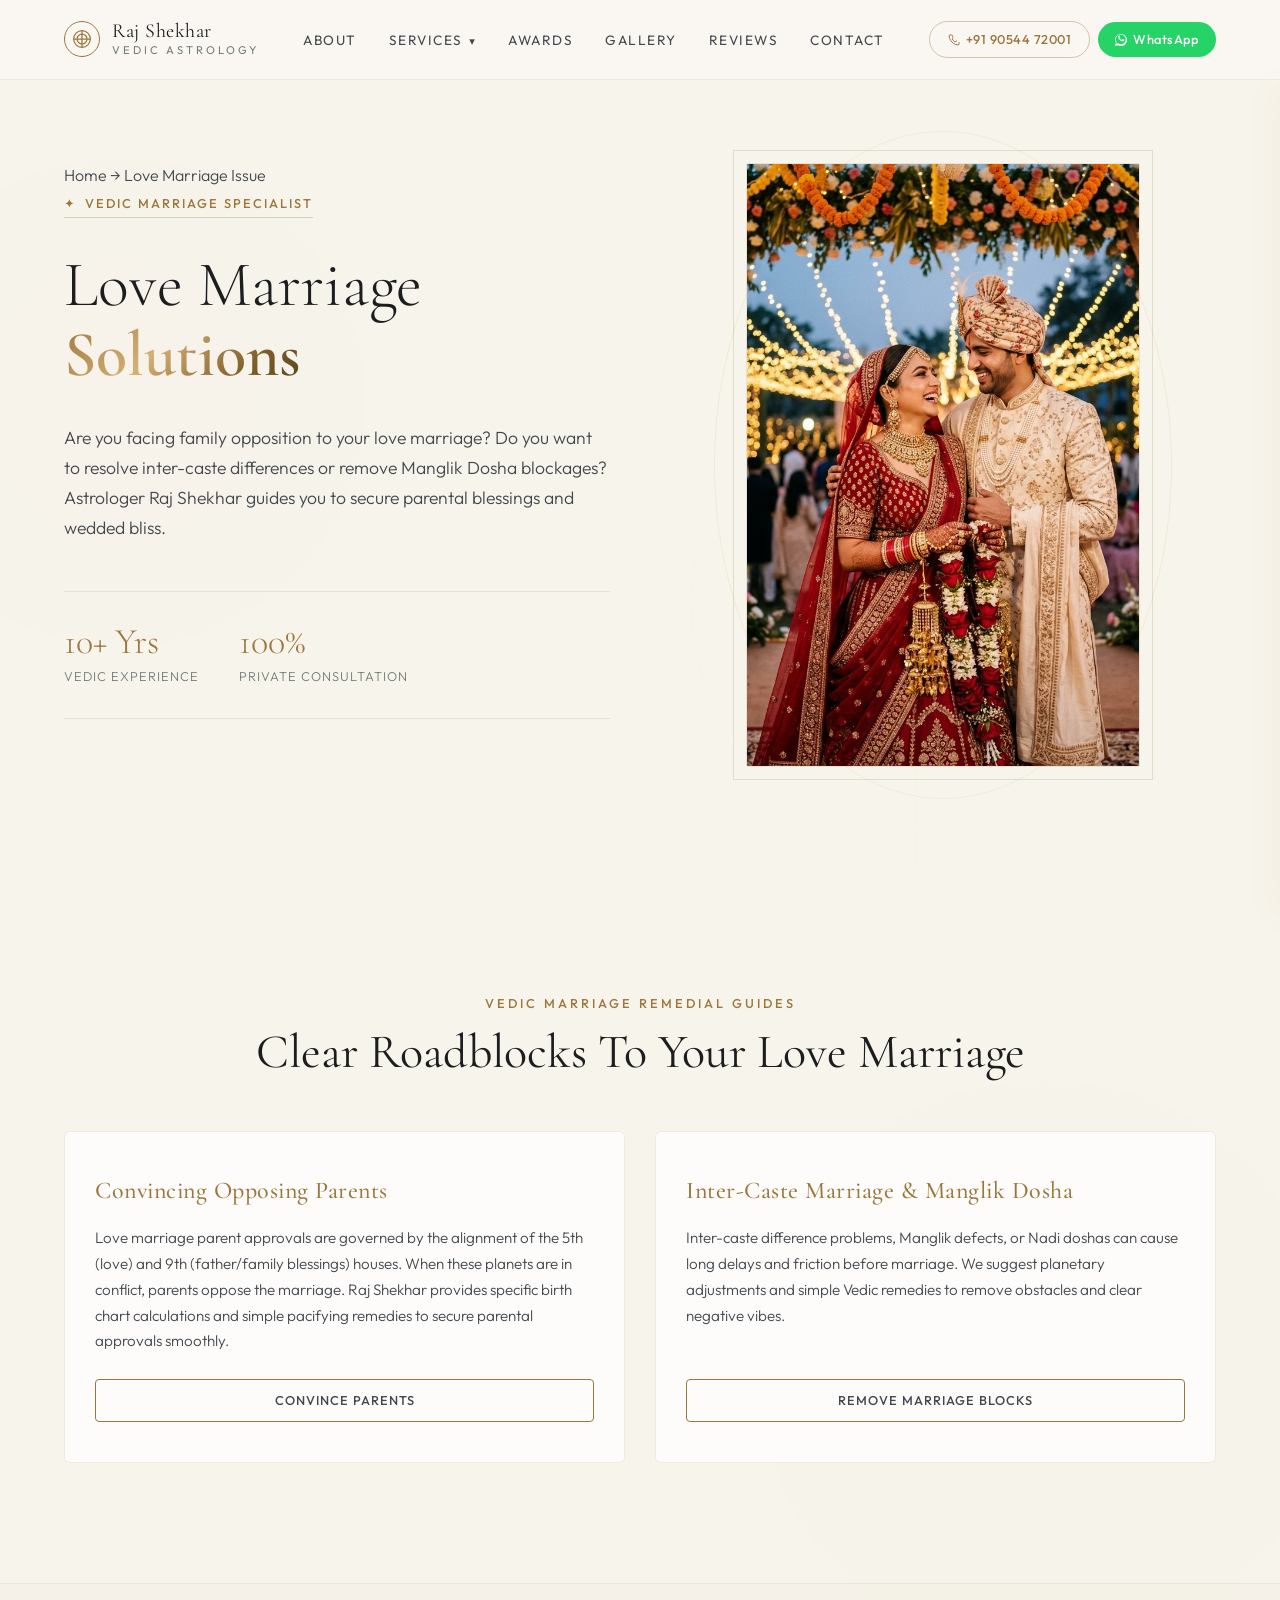
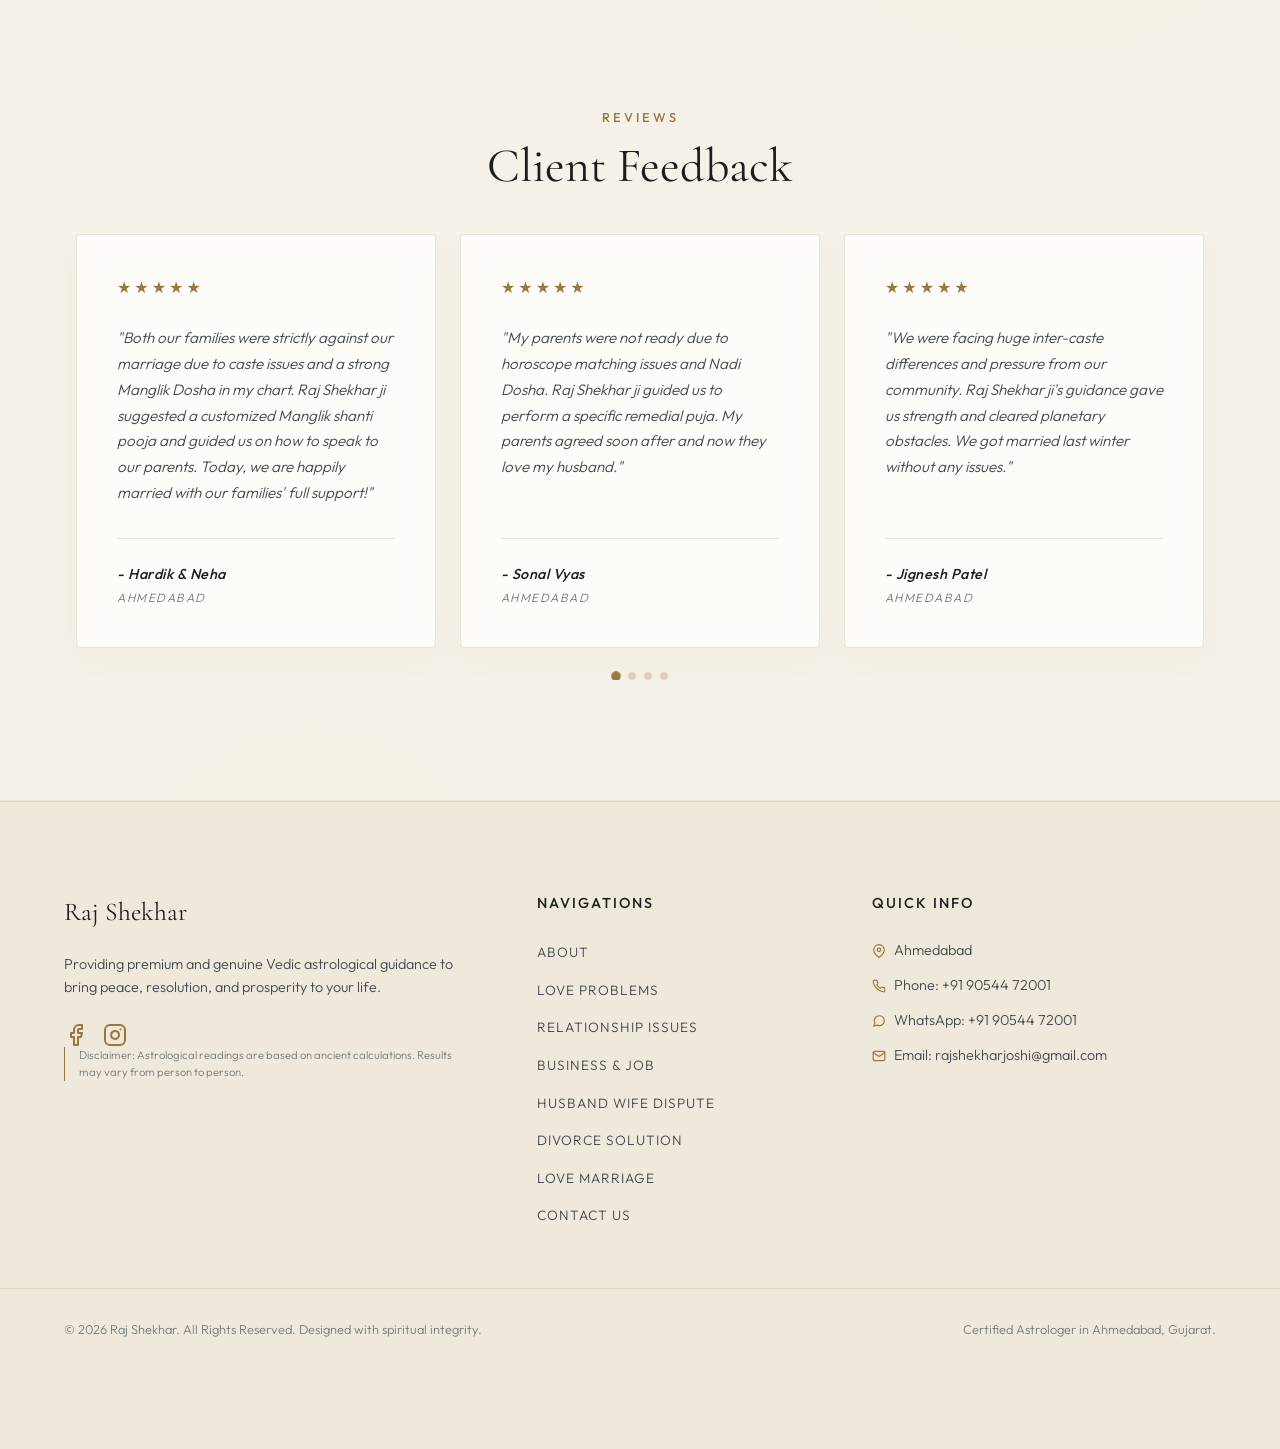
<file: love-marriage-problem.html>
<!DOCTYPE html>
<html lang="en">
<head>
  <meta charset="UTF-8">
  <meta name="viewport" content="width=device-width, initial-scale=1.0">
  <title>Love Marriage Issue Solution in Ahmedabad | Astrologer Raj Shekhar</title>
  
  <!-- SEO Meta Tags -->
  <meta name="description" content="Overcome inter-caste marriage obstacles, remove Manglik Dosha, and convince opposing parents for love marriage. Astrologer Raj Shekhar offers proven Vedic remedies. 100% confidential.">
  <meta name="keywords" content="love marriage specialist ahmedabad, convince parents for love marriage, inter-caste marriage solution, manglik dosha removal, best astrologer in ahmedabad, raj shekhar astrologer">
  <meta name="author" content="Raj Shekhar">
  <meta name="robots" content="index, follow">

  <!-- Fonts -->
  <link rel="preconnect" href="https://fonts.googleapis.com">
  <link rel="preconnect" href="https://fonts.gstatic.com" crossorigin>
  <link href="https://fonts.googleapis.com/css2?family=Cormorant+Garamond:wght@300;400;600;700&family=Outfit:wght@200;300;400;500;600;700&display=swap" rel="stylesheet">

  <!-- Core Stylesheet -->
  <link rel="stylesheet" href="css/styles.css">
</head>
<body>

  <!-- Background Decorative Orbs & Geometrics -->
  <div class="glow-orb orb-1" aria-hidden="true"></div>
  <div class="glow-orb orb-2" aria-hidden="true"></div>
  <div class="glow-orb orb-3" aria-hidden="true"></div>
  
  <div class="cosmic-line-deco" aria-hidden="true">
    <svg width="100%" height="100%" viewBox="0 0 800 800" fill="none" stroke="rgba(168, 129, 67, 0.05)" stroke-width="1">
      <circle cx="400" cy="400" r="300"/>
      <circle cx="400" cy="400" r="200"/>
      <circle cx="400" cy="400" r="100"/>
      <line x1="400" y1="50" x2="400" y2="750"/>
      <line x1="50" y1="400" x2="750" y2="400"/>
    </svg>
  </div>
  
  <!-- Header Section -->
  <header class="main-header">
    <div class="container header-container">
      <a href="index.html" class="logo" id="header-logo">
        <span class="zodiac-icon" aria-hidden="true">
          <svg width="20" height="20" viewBox="0 0 24 24" fill="none" stroke="currentColor" stroke-width="1.5" stroke-linecap="round" stroke-linejoin="round">
            <circle cx="12" cy="12" r="10"/>
            <path d="M12 2v20M2 12h20M12 12m-6 0a6 6 0 1 0 12 0 6 6 0 1 0-12 0"/>
          </svg>
        </span>
        <div class="logo-text">
          <span class="logo-name">Raj Shekhar</span>
          <span class="logo-title">Vedic Astrology</span>
        </div>
      </a>

      <!-- Desktop Nav & Quick Contacts -->
      <nav class="desktop-nav" aria-label="Main Navigation">
        <ul>
          <li><a href="index.html#about">About</a></li>
          <li class="nav-dropdown">
            <a href="index.html#services" class="dropdown-trigger">Services <span class="arrow-down">&#9662;</span></a>
            <ul class="dropdown-menu">
              <li><a href="love-problems.html">Love Problems</a></li>
              <li><a href="relationship-problem.html">Relationship Issues</a></li>
              <li><a href="business-job-problem.html">Business & Job</a></li>
              <li><a href="husband-wife-problem.html">Husband Wife Dispute</a></li>
              <li><a href="divorce-problem.html">Divorce Solution</a></li>
              <li><a href="love-marriage-problem.html">Love Marriage</a></li>
            </ul>
          </li>
          <li><a href="index.html#awards">Awards</a></li>
          <li><a href="index.html#gallery">Gallery</a></li>
          <li><a href="index.html#testimonials">Reviews</a></li>
          <li><a href="contact.html">Contact</a></li>
        </ul>
      </nav>
      <!-- Hamburger Toggle Button -->
      <button class="mobile-menu-toggle" aria-label="Toggle navigation menu" aria-expanded="false" aria-controls="mobile-nav">
        <span class="hamburger-line"></span>
        <span class="hamburger-line"></span>
        <span class="hamburger-line"></span>
      </button>

      <div class="header-ctas">
        <a href="tel:+919054472001" class="btn btn-call-outline" aria-label="Call Astrologer Raj Shekhar">
          <span class="btn-icon">
            <svg width="14" height="14" viewBox="0 0 24 24" fill="none" stroke="currentColor" stroke-width="2" stroke-linecap="round" stroke-linejoin="round">
              <path d="M22 16.92v3a2 2 0 0 1-2.18 2 19.79 19.79 0 0 1-8.63-3.07 19.5 19.5 0 0 1-6-6 19.79 19.79 0 0 1-3.07-8.67A2 2 0 0 1 4.11 2h3a2 2 0 0 1 2 1.72 12.84 12.84 0 0 0 .7 2.81 2 2 0 0 1-.45 2.11L8.09 9.91a16 16 0 0 0 6 6l1.27-1.27a2 2 0 0 1 2.11-.45 12.84 12.84 0 0 0 .7A2 2 0 0 1 22 16.92z"/>
            </svg>
          </span>
          <span class="desktop-only">+91 90544 72001</span>
        </a>
        <a href="https://wa.me/919054472001?text=Hello%20Raj%20Shekhar%20ji,%20I%20want%20to%20consult%20you%20regarding%20my%20problem." target="_blank" class="btn btn-whatsapp-solid" aria-label="Chat with Astrologer Raj Shekhar on WhatsApp">
          <span class="btn-icon">
            <svg width="14" height="14" viewBox="0 0 24 24" fill="currentColor">
              <path d="M.057 24l1.687-6.163c-1.041-1.804-1.588-3.849-1.587-5.946C.06 5.348 5.397.01 12.008.01c3.202.001 6.212 1.246 8.477 3.514 2.266 2.268 3.507 5.28 3.505 8.484-.004 6.657-5.34 11.997-11.953 11.997-2.005-.001-3.973-.502-5.731-1.456L0 24zm6.59-4.846c1.6.95 3.188 1.449 4.825 1.451 5.436 0 9.86-4.37 9.864-9.799.002-2.63-1.023-5.101-2.885-6.963C16.588 1.981 14.115.96 11.488.96c-5.44 0-9.866 4.372-9.87 9.802 0 1.698.459 3.356 1.328 4.867l-.995 3.635 3.7-.97c1.554.896 3.082 1.341 4.606 1.341zm11.303-7.79c-.3-.15-1.774-.875-2.048-.975-.275-.1-.475-.15-.675.15-.2.3-.775.975-.95 1.175-.175.2-.35.225-.65.075-.3-.15-1.267-.467-2.414-1.492-.893-.797-1.496-1.782-1.672-2.082-.176-.3-.019-.462.13-.611.135-.134.3-.35.45-.525.15-.175.2-.3.3-.5.1-.2.05-.375-.025-.525-.075-.15-.675-1.625-.925-2.225-.244-.589-.491-.51-.675-.52-.174-.01-.374-.012-.574-.012s-.525.075-.8.375c-.275.3-1.05 1.025-1.05 2.5s1.075 2.9 1.225 3.1c.15.2 2.11 3.224 5.115 4.526.715.31 1.273.495 1.708.633.719.228 1.374.196 1.892.119.577-.087 1.774-.725 2.024-1.425.25-.7.25-1.3 0-1.425-.075-.125-.275-.2-.575-.35z"/>
            </svg>
          </span>
          <span>WhatsApp</span>
        </a>
      </div>
    </div>
  </header>
  <!-- Mobile Navigation Drawer -->
  <div class="mobile-nav-drawer" id="mobile-nav" aria-hidden="true">
    <nav class="mobile-navigation" aria-label="Mobile Navigation">
      <ul>
        <li><a href="index.html#about">About</a></li>
        <li><a href="love-problems.html">Love Problems</a></li>
        <li><a href="relationship-problem.html">Relationship Issues</a></li>
        <li><a href="business-job-problem.html">Business & Job</a></li>
        <li><a href="husband-wife-problem.html">Husband Wife Dispute</a></li>
        <li><a href="divorce-problem.html">Divorce Solution</a></li>
        <li><a href="love-marriage-problem.html">Love Marriage</a></li>
        <li><a href="contact.html">Contact Us</a></li>
      </ul>
    </nav>
  </div>

  <!-- Service Subpage Hero -->
  <section class="hero-section">
    <div class="container hero-container">
      <div class="hero-content">
        <div class="breadcrumbs">
          <a href="index.html">Home</a> &rarr; <span>Love Marriage Issue</span>
        </div>
        <div class="badge-trust">
          <span class="star-icon">✦</span>
          <span>Vedic Marriage Specialist</span>
        </div>
        <h1 class="hero-title">
          Love Marriage <span class="text-gold">Solutions</span>
        </h1>
        <p class="hero-description">
          Are you facing family opposition to your love marriage? Do you want to resolve inter-caste differences or remove Manglik Dosha blockages? Astrologer Raj Shekhar guides you to secure parental blessings and wedded bliss.
        </p>
        <div class="hero-metrics">
          <div class="metric-item">
            <span class="metric-number">10+ Yrs</span>
            <span class="metric-label">Vedic Experience</span>
          </div>
          <div class="metric-item">
            <span class="metric-number">100%</span>
            <span class="metric-label">Private Consultation</span>
          </div>
        </div>
      </div>

      <!-- Right Visual Image -->
      <div class="hero-visual-container">
        <div class="visual-placeholder-container">
          <!-- Geometric stars background elements inside image space -->
          <div class="astro-bg-circles" aria-hidden="true"></div>
          <img src="svc_love_marriage.jpg" alt="Love Marriage Specialist" class="hero-img">
        </div>
      </div>
    </div>
  </section>

  <!-- Deep Dive Details Section -->
  <section class="about-section">
    <div class="container">
      <div class="section-header text-center">
        <span class="accent-title">Vedic Marriage Remedial Guides</span>
        <h2 class="section-title">Clear Roadblocks To Your Love Marriage</h2>
      </div>
      
      <div class="subpage-detail-grid">
        <div class="detail-card-glass">
          <div>
            <h3>Convincing Opposing Parents</h3>
            <p>
              Love marriage parent approvals are governed by the alignment of the 5th (love) and 9th (father/family blessings) houses. When these planets are in conflict, parents oppose the marriage. Raj Shekhar provides specific birth chart calculations and simple pacifying remedies to secure parental approvals smoothly.
            </p>
          </div>
          <a href="https://wa.me/919054472001?text=Hello%20Raj%20Shekhar%20ji,%20I%20want%20to%20convince%20my%20parents%20for%20love%20marriage." class="btn btn-card-more" target="_blank">Convince Parents</a>
        </div>

        <div class="detail-card-glass">
          <div>
            <h3>Inter-Caste Marriage & Manglik Dosha</h3>
            <p>
              Inter-caste difference problems, Manglik defects, or Nadi doshas can cause long delays and friction before marriage. We suggest planetary adjustments and simple Vedic remedies to remove obstacles and clear negative vibes.
            </p>
          </div>
          <a href="https://wa.me/919054472001?text=Hello%20Raj%20Shekhar%20ji,%20I%20need%20help%20with%20intercaste%20or%20manglik%20marriage%20issues." class="btn btn-card-more" target="_blank">Remove Marriage Blocks</a>
        </div>
      </div>
    </div>
  </section>

  <!-- Marriage specific review -->
    <!-- Testimonials Section -->
  <section class="testimonials-section">
    <div class="container">
      <div class="section-header text-center">
        <span class="accent-title">Reviews</span>
        <h2 class="section-title">Client Feedback</h2>
      </div>

      <div class="testimonials-carousel-container">
        <div class="testimonials-grid">
        <div class="testimonial-card-wrapper">
          <blockquote class="testimonial-card card-glass">
            <div class="rating-stars">★★★★★</div>
            <p class="testimonial-text">
              "Both our families were strictly against our marriage due to caste issues and a strong Manglik Dosha in my chart. Raj Shekhar ji suggested a customized Manglik shanti pooja and guided us on how to speak to our parents. Today, we are happily married with our families' full support!"
            </p>
            <cite class="testimonial-author">
              <strong>- Hardik & Neha</strong>
              <span>Ahmedabad</span>
            </cite>
          </blockquote>
        </div>
        <div class="testimonial-card-wrapper">
          <blockquote class="testimonial-card card-glass">
            <div class="rating-stars">★★★★★</div>
            <p class="testimonial-text">
              "My parents were not ready due to horoscope matching issues and Nadi Dosha. Raj Shekhar ji guided us to perform a specific remedial puja. My parents agreed soon after and now they love my husband."
            </p>
            <cite class="testimonial-author">
              <strong>- Sonal Vyas</strong>
              <span>Ahmedabad</span>
            </cite>
          </blockquote>
        </div>
        <div class="testimonial-card-wrapper">
          <blockquote class="testimonial-card card-glass">
            <div class="rating-stars">★★★★★</div>
            <p class="testimonial-text">
              "We were facing huge inter-caste differences and pressure from our community. Raj Shekhar ji's guidance gave us strength and cleared planetary obstacles. We got married last winter without any issues."
            </p>
            <cite class="testimonial-author">
              <strong>- Jignesh Patel</strong>
              <span>Ahmedabad</span>
            </cite>
          </blockquote>
        </div>
        <div class="testimonial-card-wrapper">
          <blockquote class="testimonial-card card-glass">
            <div class="rating-stars">★★★★★</div>
            <p class="testimonial-text">
              "My parents were totally against my love marriage due to caste differences. Raj Shekhar ji's remedies softened their hearts, and they blessed our wedding."
            </p>
            <cite class="testimonial-author">
              <strong>- Aarav Mehta</strong>
              <span>Ahmedabad</span>
            </cite>
          </blockquote>
        </div>
        <div class="testimonial-card-wrapper">
          <blockquote class="testimonial-card card-glass">
            <div class="rating-stars">★★★★★</div>
            <p class="testimonial-text">
              "We had Nadi Dosha and parent opposition. Raj Shekhar ji performed Nadi Dosha Nivaran. Our marriage happened smoothly and families are happy."
            </p>
            <cite class="testimonial-author">
              <strong>- Shruti Patel</strong>
              <span>Ahmedabad</span>
            </cite>
          </blockquote>
        </div>
        <div class="testimonial-card-wrapper">
          <blockquote class="testimonial-card card-glass">
            <div class="rating-stars">★★★★★</div>
            <p class="testimonial-text">
              "His Manglik Dosha solutions allowed me to marry my love. Highly accurate analysis and very simple remedies."
            </p>
            <cite class="testimonial-author">
              <strong>- Rohan Shah</strong>
              <span>Ahmedabad</span>
            </cite>
          </blockquote>
        </div>
        </div>
      </div>
    </div>
  </section>

  <!-- Global Footer Section -->
  <footer class="main-footer">
    <div class="container footer-container">
      <div class="footer-brand">
        <h4>Raj Shekhar</h4>
        <p>Providing premium and genuine Vedic astrological guidance to bring peace, resolution, and prosperity to your life.</p>

        <div class="footer-social-links" style="display: flex; gap: 15px; margin-top: 15px;">
          <a href="https://www.facebook.com/share/1cBkzLtutN/" target="_blank" aria-label="Facebook" style="color: var(--gold-primary);">
            <svg width="24" height="24" viewBox="0 0 24 24" fill="none" stroke="currentColor" stroke-width="2" stroke-linecap="round" stroke-linejoin="round"><path d="M18 2h-3a5 5 0 0 0-5 5v3H7v4h3v8h4v-8h3l1-4h-4V7a1 1 0 0 1 1-1h3z"></path></svg>
          </a>
          <a href="https://www.instagram.com/rajshekharjoshi2001?igsh=enJncW1kd2oydnds" target="_blank" aria-label="Instagram" style="color: var(--gold-primary);">
            <svg width="24" height="24" viewBox="0 0 24 24" fill="none" stroke="currentColor" stroke-width="2" stroke-linecap="round" stroke-linejoin="round"><rect x="2" y="2" width="20" height="20" rx="5" ry="5"></rect><path d="M16 11.37A4 4 0 1 1 12.63 8 4 4 0 0 1 16 11.37z"></path><line x1="17.5" y1="6.5" x2="17.51" y2="6.5"></line></svg>
          </a>
        </div>
        <p class="disclaimer">Disclaimer: Astrological readings are based on ancient calculations. Results may vary from person to person.</p>
      </div>

      <div class="footer-links">
        <h4>Navigations</h4>
        <ul>
          <li><a href="index.html#about">About</a></li>
          <li><a href="love-problems.html">Love Problems</a></li>
          <li><a href="relationship-problem.html">Relationship Issues</a></li>
          <li><a href="business-job-problem.html">Business & Job</a></li>
          <li><a href="husband-wife-problem.html">Husband Wife Dispute</a></li>
          <li><a href="divorce-problem.html">Divorce Solution</a></li>
          <li><a href="love-marriage-problem.html">Love Marriage</a></li>
          <li><a href="contact.html">Contact Us</a></li>
        </ul>
      </div>

      <div class="footer-contact-summary">
        <h4>Quick Info</h4>
        <p class="footer-contact-item">
          <svg width="14" height="14" viewBox="0 0 24 24" fill="none" stroke="currentColor" stroke-width="2" stroke-linecap="round" stroke-linejoin="round" class="footer-icon">
            <path d="M21 10c0 7-9 13-9 13s-9-6-9-13a9 9 0 0 1 18 0z"/>
            <circle cx="12" cy="10" r="3"/>
          </svg>
          <span>Ahmedabad</span>
        </p>
        <p class="footer-contact-item">
          <svg width="14" height="14" viewBox="0 0 24 24" fill="none" stroke="currentColor" stroke-width="2" stroke-linecap="round" stroke-linejoin="round" class="footer-icon">
            <path d="M22 16.92v3a2 2 0 0 1-2.18 2 19.79 19.79 0 0 1-8.63-3.07 19.5 19.5 0 0 1-6-6 19.79 19.79 0 0 1-3.07-8.67A2 2 0 0 1 4.11 2h3a2 2 0 0 1 2 1.72 12.84 12.84 0 0 0 .7 2.81 2 2 0 0 1-.45 2.11L8.09 9.91a16 16 0 0 0 6 6l1.27-1.27a2 2 0 0 1 2.11-.45 12.84 12.84 0 0 0 2.81.7A2 2 0 0 1 22 16.92z"/>
          </svg>
          <span>Phone: +91 90544 72001</span>
        </p>
        <p class="footer-contact-item">
          <svg width="14" height="14" viewBox="0 0 24 24" fill="none" stroke="currentColor" stroke-width="2" stroke-linecap="round" stroke-linejoin="round" class="footer-icon">
            <path d="M21 11.5a8.38 8.38 0 0 1-.9 3.8 8.5 8.5 0 0 1-7.6 4.7 8.38 8.38 0 0 1-3.8-.9L3 21l1.9-5.7a8.38 8.38 0 0 1-.9-3.8 8.5 8.5 0 0 1 4.7-7.6 8.38 8.38 0 0 1 3.8-.9h.5a8.48 8.48 0 0 1 8 8v.5z"/>
          </svg>
          <span>WhatsApp: +91 90544 72001</span>
        </p>
        <p class="footer-contact-item">
          <svg width="14" height="14" viewBox="0 0 24 24" fill="none" stroke="currentColor" stroke-width="2" stroke-linecap="round" stroke-linejoin="round" class="footer-icon">
            <path d="M4 4h16c1.1 0 2 .9 2 2v12c0 1.1-.9 2-2 2H4c-1.1 0-2-.9-2-2V6c0-1.1.9-2 2-2z"/>
            <polyline points="22,6 12,13 2,6"/>
          </svg>
          <span>Email: rajshekharjoshi@gmail.com</span>
        </p>
      </div>
    </div>
    
    <div class="footer-bottom">
      <div class="container footer-bottom-container">
        <p>&copy; 2026 Raj Shekhar. All Rights Reserved. Designed with spiritual integrity.</p>
        <p>Certified Astrologer in Ahmedabad, Gujarat.</p>
      </div>
    </div>
  </footer>

  <!-- Sticky Mobile Action Bottom Bar (WhatsApp and Phone CTAs) -->
  <div class="sticky-mobile-bar" id="mobile-cta-bar">
    <a href="https://wa.me/919054472001?text=Hello%20Raj%20Shekhar%20ji,%20I%20want%20to%20consult%20you%20regarding%20my%20problem." class="mobile-cta-btn cta-whatsapp" target="_blank" aria-label="Chat on WhatsApp">
      <span class="cta-icon">
        <svg width="18" height="18" viewBox="0 0 24 24" fill="currentColor">
          <path d="M.057 24l1.687-6.163c-1.041-1.804-1.588-3.849-1.587-5.946C.06 5.348 5.397.01 12.008.01c3.202.001 6.212 1.246 8.477 3.514 2.266 2.268 3.507 5.28 3.505 8.484-.004 6.657-5.34 11.997-11.953 11.997-2.005-.001-3.973-.502-5.731-1.456L0 24zm6.59-4.846c1.6.95 3.188 1.449 4.825 1.451 5.436 0 9.86-4.37 9.864-9.799.002-2.63-1.023-5.101-2.885-6.963C16.588 1.981 14.115.96 11.488.96c-5.44 0-9.866 4.372-9.87 9.802 0 1.698.459 3.356 1.328 4.867l-.995 3.635 3.7-.97c1.554.896 3.082 1.341 4.606 1.341zm11.303-7.79c-.3-.15-1.774-.875-2.048-.975-.275-.1-.475-.15-.675.15-.2.3-.775.975-.95 1.175-.175.2-.35.225-.65.075-.3-.15-1.267-.467-2.414-1.492-.893-.797-1.496-1.782-1.672-2.082-.176-.3-.019-.462.13-.611.135-.134.3-.35.45-.525.15-.175.2-.3.3-.5.1-.2.05-.375-.025-.525-.075-.15-.675-1.625-.925-2.225-.244-.589-.491-.51-.675-.52-.174-.01-.374-.012-.574-.012s-.525.075-.8.375c-.275.3-1.05 1.025-1.05 2.5s1.075 2.9 1.225 3.1c.15.2 2.11 3.224 5.115 4.526.715.31 1.273.495 1.708.633.719.228 1.374.196 1.892.119.577-.087 1.774-.725 2.024-1.425.25-.7.25-1.3 0-1.425-.075-.125-.275-.2-.575-.35z"/>
        </svg>
      </span>
      <span>WhatsApp</span>
    </a>
    <a href="tel:+919054472001" class="mobile-cta-btn cta-call" aria-label="Call Astrologer Raj Shekhar">
      <span class="cta-icon">
        <svg width="18" height="18" viewBox="0 0 24 24" fill="none" stroke="currentColor" stroke-width="2">
          <path d="M22 16.92v3a2 2 0 0 1-2.18 2 19.79 19.79 0 0 1-8.63-3.07 19.5 19.5 0 0 1-6-6 19.79 19.79 0 0 1-3.07-8.67A2 2 0 0 1 4.11 2h3a2 2 0 0 1 2 1.72 12.84 12.84 0 0 0 .7 2.81 2 2 0 0 1-.45 2.11L8.09 9.91a16 16 0 0 0 6 6l1.27-1.27a2 2 0 0 1 2.11-.45 12.84 12.84 0 0 0 2.81.7A2 2 0 0 1 22 16.92z"/>
        </svg>
      </span>
      <span>Call Now</span>
    </a>
  </div>

  <!-- Lead Success Modal -->
  <div class="modal" id="lead-success-modal" role="dialog" aria-modal="true" aria-labelledby="modal-title">
    <div class="modal-content card-glass">
      <button class="modal-close" id="btn-modal-close" aria-label="Close dialog">&times;</button>
      <div class="modal-icon text-gold">
        <svg width="40" height="40" viewBox="0 0 24 24" fill="none" stroke="currentColor" stroke-width="2">
          <circle cx="12" cy="12" r="10"/><path d="M9 12l2 2 4-4"/>
        </svg>
      </div>
      <h3 id="modal-title">Consultation Requested!</h3>
      <p id="modal-body-text">
        Pranam. Thank you for connecting with Raj Shekhar. Your request is registered under strict confidence. 
      </p>
      <p>
        Raj Shekhar or our associate will contact you on your registered mobile number shortly.
      </p>
      <div class="modal-actions">
        <a href="https://wa.me/919054472001?text=Hello%20Raj%20Shekhar%20ji,%20I%20just%20submitted%20the%20consultation%20form.%20I%20would%20like%20to%20chat%20directly%20now." target="_blank" class="btn btn-whatsapp-solid">
          <span>Connect Instantly on WhatsApp</span>
        </a>
      </div>
    </div>
  </div>

  <!-- Core Javascript File -->
  <script src="js/script.js"></script>
</body>
</html>
</file>
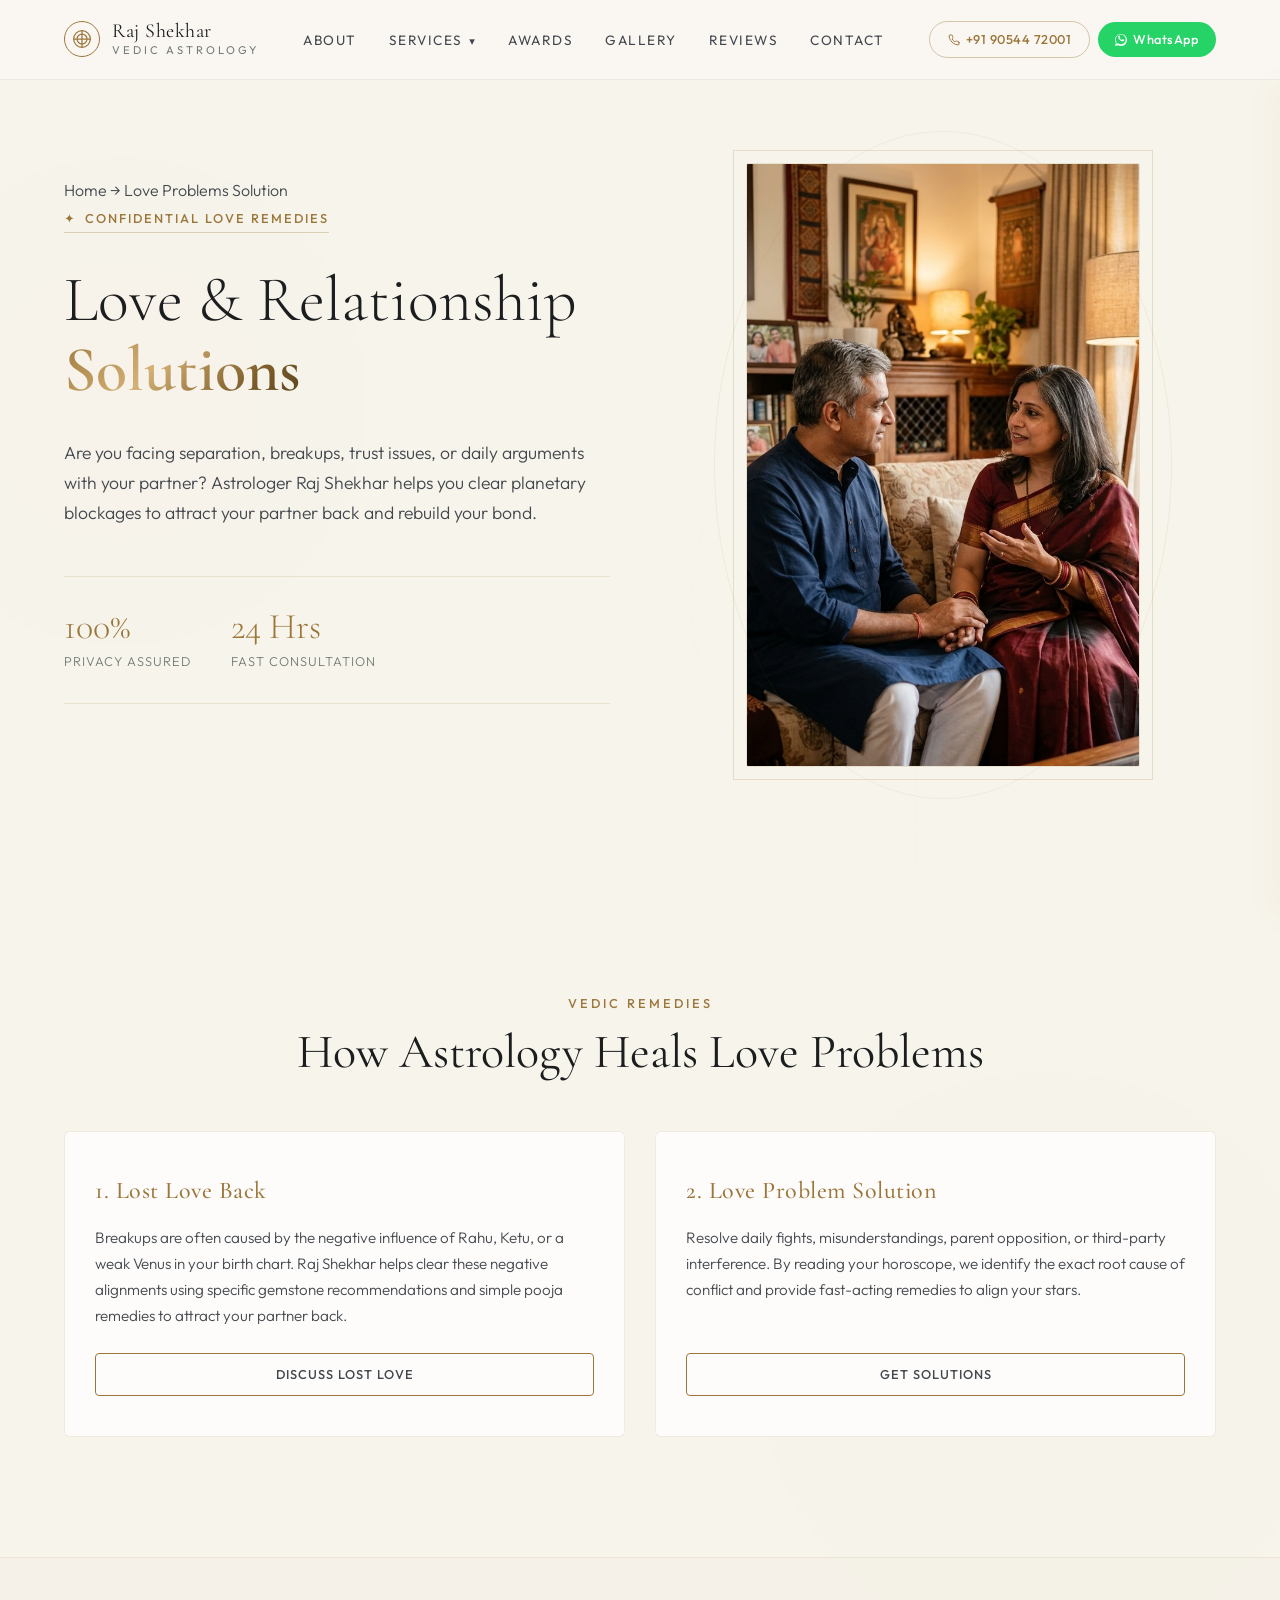
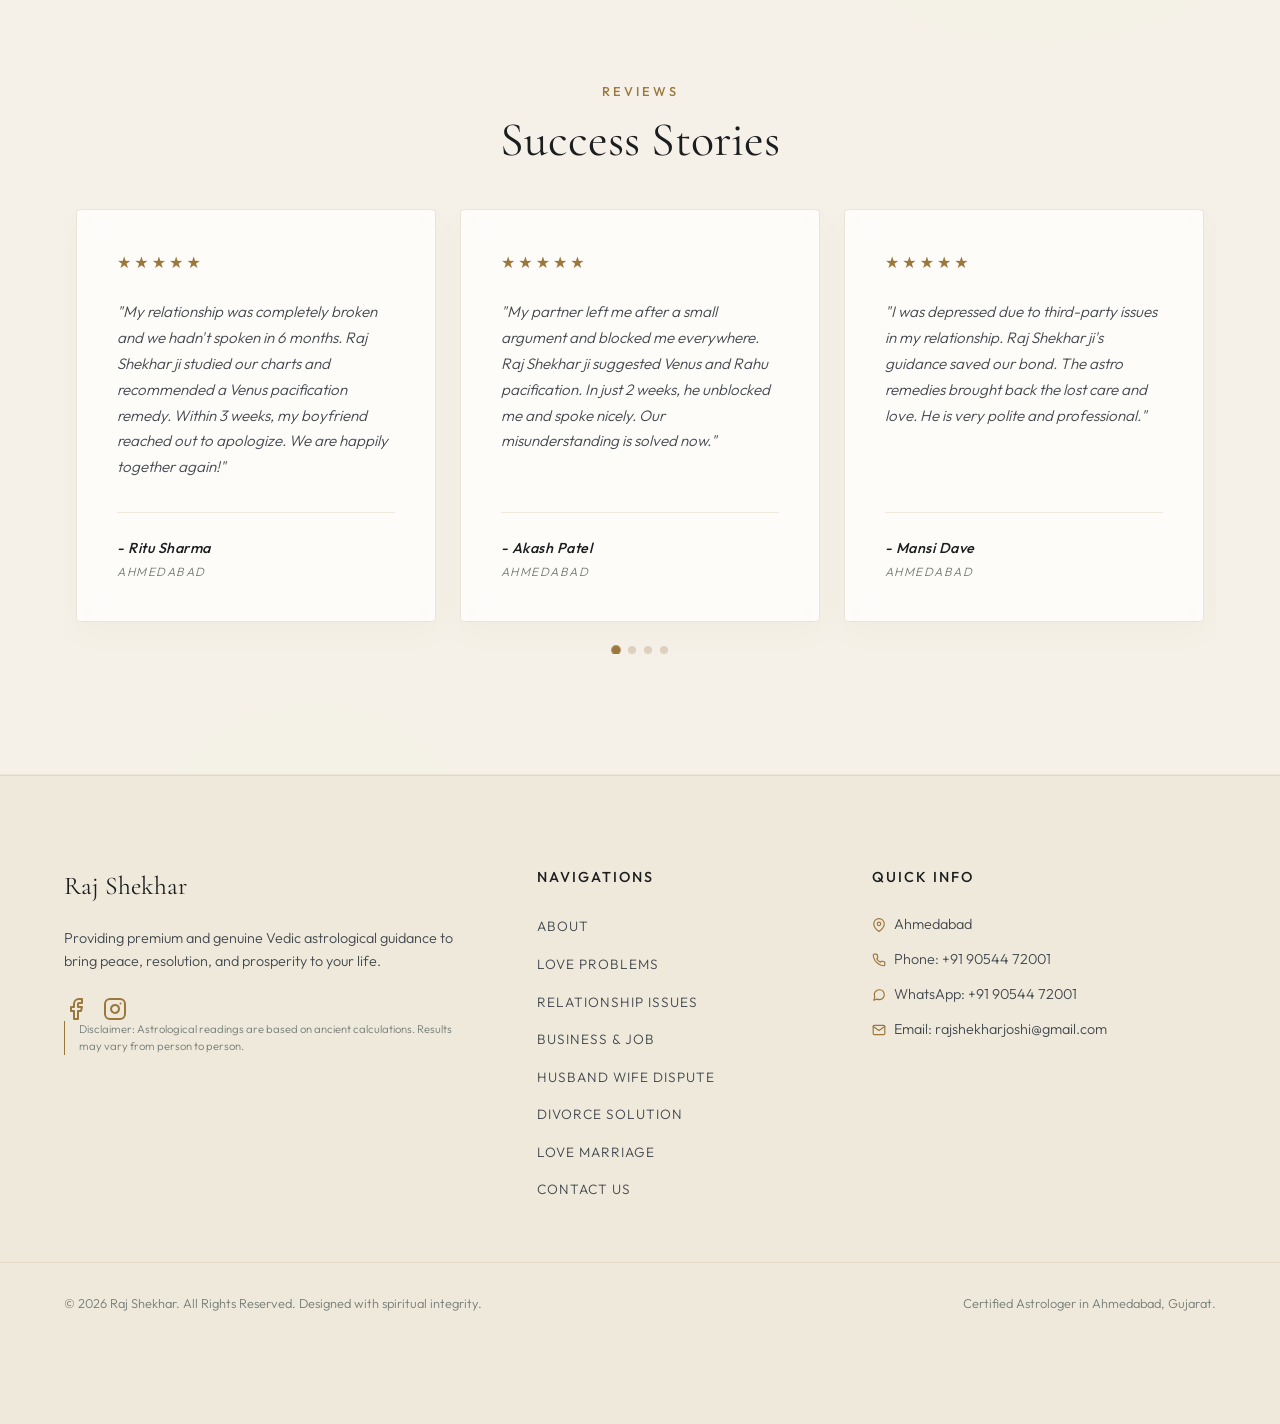
<file: love-problems.html>
<!DOCTYPE html>
<html lang="en">
<head>
  <meta charset="UTF-8">
  <meta name="viewport" content="width=device-width, initial-scale=1.0">
  <title>Love Problem Solution & Lost Love Back in Ahmedabad | Raj Shekhar</title>
  
  <!-- SEO Meta Tags -->
  <meta name="description" content="Solve your love life problems, bring your lost love back, and resolve relationship disputes with expert Vedic Astrologer Raj Shekhar. 10+ years experience. 100% confidential consultation.">
  <meta name="keywords" content="love problem solution in ahmedabad, lost love back ahmedabad, relationship problem solver, best astrologer in ahmedabad, love marriage specialist, raj shekhar astrologer">
  <meta name="author" content="Raj Shekhar">
  <meta name="robots" content="index, follow">

  <!-- Fonts -->
  <link rel="preconnect" href="https://fonts.googleapis.com">
  <link rel="preconnect" href="https://fonts.gstatic.com" crossorigin>
  <link href="https://fonts.googleapis.com/css2?family=Cormorant+Garamond:wght@300;400;600;700&family=Outfit:wght@200;300;400;500;600;700&display=swap" rel="stylesheet">

  <!-- Core Stylesheet -->
  <link rel="stylesheet" href="css/styles.css">
</head>
<body>

  <!-- Background Decorative Orbs & Geometrics -->
  <div class="glow-orb orb-1" aria-hidden="true"></div>
  <div class="glow-orb orb-2" aria-hidden="true"></div>
  <div class="glow-orb orb-3" aria-hidden="true"></div>
  
  <div class="cosmic-line-deco" aria-hidden="true">
    <svg width="100%" height="100%" viewBox="0 0 800 800" fill="none" stroke="rgba(168, 129, 67, 0.05)" stroke-width="1">
      <circle cx="400" cy="400" r="300"/>
      <circle cx="400" cy="400" r="200"/>
      <circle cx="400" cy="400" r="100"/>
      <line x1="400" y1="50" x2="400" y2="750"/>
      <line x1="50" y1="400" x2="750" y2="400"/>
    </svg>
  </div>
  
  <!-- Header Section -->
  <header class="main-header">
    <div class="container header-container">
      <a href="index.html" class="logo" id="header-logo">
        <span class="zodiac-icon" aria-hidden="true">
          <svg width="20" height="20" viewBox="0 0 24 24" fill="none" stroke="currentColor" stroke-width="1.5" stroke-linecap="round" stroke-linejoin="round">
            <circle cx="12" cy="12" r="10"/>
            <path d="M12 2v20M2 12h20M12 12m-6 0a6 6 0 1 0 12 0 6 6 0 1 0-12 0"/>
          </svg>
        </span>
        <div class="logo-text">
          <span class="logo-name">Raj Shekhar</span>
          <span class="logo-title">Vedic Astrology</span>
        </div>
      </a>

      <!-- Desktop Nav & Quick Contacts -->
      <nav class="desktop-nav" aria-label="Main Navigation">
        <ul>
          <li><a href="index.html#about">About</a></li>
          <li class="nav-dropdown">
            <a href="index.html#services" class="dropdown-trigger">Services <span class="arrow-down">&#9662;</span></a>
            <ul class="dropdown-menu">
              <li><a href="love-problems.html">Love Problems</a></li>
              <li><a href="relationship-problem.html">Relationship Issues</a></li>
              <li><a href="business-job-problem.html">Business & Job</a></li>
              <li><a href="husband-wife-problem.html">Husband Wife Dispute</a></li>
              <li><a href="divorce-problem.html">Divorce Solution</a></li>
              <li><a href="love-marriage-problem.html">Love Marriage</a></li>
            </ul>
          </li>
          <li><a href="index.html#awards">Awards</a></li>
          <li><a href="index.html#gallery">Gallery</a></li>
          <li><a href="index.html#testimonials">Reviews</a></li>
          <li><a href="contact.html">Contact</a></li>
        </ul>
      </nav>
      <!-- Hamburger Toggle Button -->
      <button class="mobile-menu-toggle" aria-label="Toggle navigation menu" aria-expanded="false" aria-controls="mobile-nav">
        <span class="hamburger-line"></span>
        <span class="hamburger-line"></span>
        <span class="hamburger-line"></span>
      </button>

      <div class="header-ctas">
        <a href="tel:+919054472001" class="btn btn-call-outline" aria-label="Call Astrologer Raj Shekhar">
          <span class="btn-icon">
            <svg width="14" height="14" viewBox="0 0 24 24" fill="none" stroke="currentColor" stroke-width="2" stroke-linecap="round" stroke-linejoin="round">
              <path d="M22 16.92v3a2 2 0 0 1-2.18 2 19.79 19.79 0 0 1-8.63-3.07 19.5 19.5 0 0 1-6-6 19.79 19.79 0 0 1-3.07-8.67A2 2 0 0 1 4.11 2h3a2 2 0 0 1 2 1.72 12.84 12.84 0 0 0 .7 2.81 2 2 0 0 1-.45 2.11L8.09 9.91a16 16 0 0 0 6 6l1.27-1.27a2 2 0 0 1 2.11-.45 12.84 12.84 0 0 0 2.81.7A2 2 0 0 1 22 16.92z"/>
            </svg>
          </span>
          <span class="desktop-only">+91 90544 72001</span>
        </a>
        <a href="https://wa.me/919054472001?text=Hello%20Raj%20Shekhar%20ji,%20I%20want%20to%20consult%20you%20regarding%20my%20problem." target="_blank" class="btn btn-whatsapp-solid" aria-label="Chat with Astrologer Raj Shekhar on WhatsApp">
          <span class="btn-icon">
            <svg width="14" height="14" viewBox="0 0 24 24" fill="currentColor">
              <path d="M.057 24l1.687-6.163c-1.041-1.804-1.588-3.849-1.587-5.946C.06 5.348 5.397.01 12.008.01c3.202.001 6.212 1.246 8.477 3.514 2.266 2.268 3.507 5.28 3.505 8.484-.004 6.657-5.34 11.997-11.953 11.997-2.005-.001-3.973-.502-5.731-1.456L0 24zm6.59-4.846c1.6.95 3.188 1.449 4.825 1.451 5.436 0 9.86-4.37 9.864-9.799.002-2.63-1.023-5.101-2.885-6.963C16.588 1.981 14.115.96 11.488.96c-5.44 0-9.866 4.372-9.87 9.802 0 1.698.459 3.356 1.328 4.867l-.995 3.635 3.7-.97c1.554.896 3.082 1.341 4.606 1.341zm11.303-7.79c-.3-.15-1.774-.875-2.048-.975-.275-.1-.475-.15-.675.15-.2.3-.775.975-.95 1.175-.175.2-.35.225-.65.075-.3-.15-1.267-.467-2.414-1.492-.893-.797-1.496-1.782-1.672-2.082-.176-.3-.019-.462.13-.611.135-.134.3-.35.45-.525.15-.175.2-.3.3-.5.1-.2.05-.375-.025-.525-.075-.15-.675-1.625-.925-2.225-.244-.589-.491-.51-.675-.52-.174-.01-.374-.012-.574-.012s-.525.075-.8.375c-.275.3-1.05 1.025-1.05 2.5s1.075 2.9 1.225 3.1c.15.2 2.11 3.224 5.115 4.526.715.31 1.273.495 1.708.633.719.228 1.374.196 1.892.119.577-.087 1.774-.725 2.024-1.425.25-.7.25-1.3 0-1.425-.075-.125-.275-.2-.575-.35z"/>
            </svg>
          </span>
          <span>WhatsApp</span>
        </a>
      </div>
    </div>
  </header>
  <!-- Mobile Navigation Drawer -->
  <div class="mobile-nav-drawer" id="mobile-nav" aria-hidden="true">
    <nav class="mobile-navigation" aria-label="Mobile Navigation">
      <ul>
        <li><a href="index.html#about">About</a></li>
        <li><a href="love-problems.html">Love Problems</a></li>
        <li><a href="relationship-problem.html">Relationship Issues</a></li>
        <li><a href="business-job-problem.html">Business & Job</a></li>
        <li><a href="husband-wife-problem.html">Husband Wife Dispute</a></li>
        <li><a href="divorce-problem.html">Divorce Solution</a></li>
        <li><a href="love-marriage-problem.html">Love Marriage</a></li>
        <li><a href="contact.html">Contact Us</a></li>
      </ul>
    </nav>
  </div>

  <!-- Service Subpage Hero -->
  <section class="hero-section">
    <div class="container hero-container">
      <div class="hero-content">
        <div class="breadcrumbs">
          <a href="index.html">Home</a> &rarr; <span>Love Problems Solution</span>
        </div>
        <div class="badge-trust">
          <span class="star-icon">✦</span>
          <span>Confidential Love Remedies</span>
        </div>
        <h1 class="hero-title">
          Love & Relationship <span class="text-gold">Solutions</span>
        </h1>
        <p class="hero-description">
          Are you facing separation, breakups, trust issues, or daily arguments with your partner? Astrologer Raj Shekhar helps you clear planetary blockages to attract your partner back and rebuild your bond.
        </p>
        <div class="hero-metrics">
          <div class="metric-item">
            <span class="metric-number">100%</span>
            <span class="metric-label">Privacy Assured</span>
          </div>
          <div class="metric-item">
            <span class="metric-number">24 Hrs</span>
            <span class="metric-label">Fast Consultation</span>
          </div>
        </div>
      </div>

      <!-- Right Visual Image -->
      <div class="hero-visual-container">
        <div class="visual-placeholder-container">
          <!-- Geometric stars background elements inside image space -->
          <div class="astro-bg-circles" aria-hidden="true"></div>
          <img src="svc_love_problems.jpg" alt="Love Problems Solution" class="hero-img">
        </div>
      </div>
    </div>
  </section>

  <!-- Deep Dive Details Section -->
  <section class="about-section">
    <div class="container">
      <div class="section-header text-center">
        <span class="accent-title">Vedic Remedies</span>
        <h2 class="section-title">How Astrology Heals Love Problems</h2>
      </div>
      
      <div class="subpage-detail-grid">
        <div class="detail-card-glass">
          <div>
            <h3>1. Lost Love Back</h3>
            <p>
              Breakups are often caused by the negative influence of Rahu, Ketu, or a weak Venus in your birth chart. Raj Shekhar helps clear these negative alignments using specific gemstone recommendations and simple pooja remedies to attract your partner back.
            </p>
          </div>
          <a href="https://wa.me/919054472001?text=Hello%20Raj%20Shekhar%20ji,%20I%20want%20to%20get%20my%20lost%20love%20back." class="btn btn-card-more" target="_blank">Discuss Lost Love</a>
        </div>

        <div class="detail-card-glass">
          <div>
            <h3>2. Love Problem Solution</h3>
            <p>
              Resolve daily fights, misunderstandings, parent opposition, or third-party interference. By reading your horoscope, we identify the exact root cause of conflict and provide fast-acting remedies to align your stars.
            </p>
          </div>
          <a href="https://wa.me/919054472001?text=Hello%20Raj%20Shekhar%20ji,%20I%20need%20a%20solution%20for%20my%20love%20problem." class="btn btn-card-more" target="_blank">Get Solutions</a>
        </div>
      </div>
    </div>
  </section>

  <!-- Love specific client review -->
    <!-- Testimonials Section -->
  <section class="testimonials-section">
    <div class="container">
      <div class="section-header text-center">
        <span class="accent-title">Reviews</span>
        <h2 class="section-title">Success Stories</h2>
      </div>

      <div class="testimonials-carousel-container">
        <div class="testimonials-grid">
        <div class="testimonial-card-wrapper">
          <blockquote class="testimonial-card card-glass">
            <div class="rating-stars">★★★★★</div>
            <p class="testimonial-text">
              "My relationship was completely broken and we hadn't spoken in 6 months. Raj Shekhar ji studied our charts and recommended a Venus pacification remedy. Within 3 weeks, my boyfriend reached out to apologize. We are happily together again!"
            </p>
            <cite class="testimonial-author">
              <strong>- Ritu Sharma</strong>
              <span>Ahmedabad</span>
            </cite>
          </blockquote>
        </div>
        <div class="testimonial-card-wrapper">
          <blockquote class="testimonial-card card-glass">
            <div class="rating-stars">★★★★★</div>
            <p class="testimonial-text">
              "My partner left me after a small argument and blocked me everywhere. Raj Shekhar ji suggested Venus and Rahu pacification. In just 2 weeks, he unblocked me and spoke nicely. Our misunderstanding is solved now."
            </p>
            <cite class="testimonial-author">
              <strong>- Akash Patel</strong>
              <span>Ahmedabad</span>
            </cite>
          </blockquote>
        </div>
        <div class="testimonial-card-wrapper">
          <blockquote class="testimonial-card card-glass">
            <div class="rating-stars">★★★★★</div>
            <p class="testimonial-text">
              "I was depressed due to third-party issues in my relationship. Raj Shekhar ji's guidance saved our bond. The astro remedies brought back the lost care and love. He is very polite and professional."
            </p>
            <cite class="testimonial-author">
              <strong>- Mansi Dave</strong>
              <span>Ahmedabad</span>
            </cite>
          </blockquote>
        </div>
        <div class="testimonial-card-wrapper">
          <blockquote class="testimonial-card card-glass">
            <div class="rating-stars">★★★★★</div>
            <p class="testimonial-text">
              "Me and my boyfriend were separated for a year due to misunderstandings. Raj Shekhar ji's Shukra Graha remedy solved all conflicts in 3 weeks. We are engaged now!"
            </p>
            <cite class="testimonial-author">
              <strong>- Neha Rathod</strong>
              <span>Ahmedabad</span>
            </cite>
          </blockquote>
        </div>
        <div class="testimonial-card-wrapper">
          <blockquote class="testimonial-card card-glass">
            <div class="rating-stars">★★★★★</div>
            <p class="testimonial-text">
              "My partner was not talking to me after a minor ego fight. The pacification mantra suggested by Raj Shekhar ji worked like magic. She called me herself."
            </p>
            <cite class="testimonial-author">
              <strong>- Siddharth Shah</strong>
              <span>Ahmedabad</span>
            </cite>
          </blockquote>
        </div>
        <div class="testimonial-card-wrapper">
          <blockquote class="testimonial-card card-glass">
            <div class="rating-stars">★★★★★</div>
            <p class="testimonial-text">
              "Very helpful and accurate predictions. He identified the third-party issue immediately and helped us clear the negative energy from our relationship."
            </p>
            <cite class="testimonial-author">
              <strong>- Deepika Patel</strong>
              <span>Ahmedabad</span>
            </cite>
          </blockquote>
        </div>
        </div>
      </div>
    </div>
  </section>

  <!-- Global Footer Section -->
  <footer class="main-footer">
    <div class="container footer-container">
      <div class="footer-brand">
        <h4>Raj Shekhar</h4>
        <p>Providing premium and genuine Vedic astrological guidance to bring peace, resolution, and prosperity to your life.</p>

        <div class="footer-social-links" style="display: flex; gap: 15px; margin-top: 15px;">
          <a href="https://www.facebook.com/share/1cBkzLtutN/" target="_blank" aria-label="Facebook" style="color: var(--gold-primary);">
            <svg width="24" height="24" viewBox="0 0 24 24" fill="none" stroke="currentColor" stroke-width="2" stroke-linecap="round" stroke-linejoin="round"><path d="M18 2h-3a5 5 0 0 0-5 5v3H7v4h3v8h4v-8h3l1-4h-4V7a1 1 0 0 1 1-1h3z"></path></svg>
          </a>
          <a href="https://www.instagram.com/rajshekharjoshi2001?igsh=enJncW1kd2oydnds" target="_blank" aria-label="Instagram" style="color: var(--gold-primary);">
            <svg width="24" height="24" viewBox="0 0 24 24" fill="none" stroke="currentColor" stroke-width="2" stroke-linecap="round" stroke-linejoin="round"><rect x="2" y="2" width="20" height="20" rx="5" ry="5"></rect><path d="M16 11.37A4 4 0 1 1 12.63 8 4 4 0 0 1 16 11.37z"></path><line x1="17.5" y1="6.5" x2="17.51" y2="6.5"></line></svg>
          </a>
        </div>
        <p class="disclaimer">Disclaimer: Astrological readings are based on ancient calculations. Results may vary from person to person.</p>
      </div>

      <div class="footer-links">
        <h4>Navigations</h4>
        <ul>
          <li><a href="index.html#about">About</a></li>
          <li><a href="love-problems.html">Love Problems</a></li>
          <li><a href="relationship-problem.html">Relationship Issues</a></li>
          <li><a href="business-job-problem.html">Business & Job</a></li>
          <li><a href="husband-wife-problem.html">Husband Wife Dispute</a></li>
          <li><a href="divorce-problem.html">Divorce Solution</a></li>
          <li><a href="love-marriage-problem.html">Love Marriage</a></li>
          <li><a href="contact.html">Contact Us</a></li>
        </ul>
      </div>

      <div class="footer-contact-summary">
        <h4>Quick Info</h4>
        <p class="footer-contact-item">
          <svg width="14" height="14" viewBox="0 0 24 24" fill="none" stroke="currentColor" stroke-width="2" stroke-linecap="round" stroke-linejoin="round" class="footer-icon">
            <path d="M21 10c0 7-9 13-9 13s-9-6-9-13a9 9 0 0 1 18 0z"/>
            <circle cx="12" cy="10" r="3"/>
          </svg>
          <span>Ahmedabad</span>
        </p>
        <p class="footer-contact-item">
          <svg width="14" height="14" viewBox="0 0 24 24" fill="none" stroke="currentColor" stroke-width="2" stroke-linecap="round" stroke-linejoin="round" class="footer-icon">
            <path d="M22 16.92v3a2 2 0 0 1-2.18 2 19.79 19.79 0 0 1-8.63-3.07 19.5 19.5 0 0 1-6-6 19.79 19.79 0 0 1-3.07-8.67A2 2 0 0 1 4.11 2h3a2 2 0 0 1 2 1.72 12.84 12.84 0 0 0 .7 2.81 2 2 0 0 1-.45 2.11L8.09 9.91a16 16 0 0 0 6 6l1.27-1.27a2 2 0 0 1 2.11-.45 12.84 12.84 0 0 0 2.81.7A2 2 0 0 1 22 16.92z"/>
          </svg>
          <span>Phone: +91 90544 72001</span>
        </p>
        <p class="footer-contact-item">
          <svg width="14" height="14" viewBox="0 0 24 24" fill="none" stroke="currentColor" stroke-width="2" stroke-linecap="round" stroke-linejoin="round" class="footer-icon">
            <path d="M21 11.5a8.38 8.38 0 0 1-.9 3.8 8.5 8.5 0 0 1-7.6 4.7 8.38 8.38 0 0 1-3.8-.9L3 21l1.9-5.7a8.38 8.38 0 0 1-.9-3.8 8.5 8.5 0 0 1 4.7-7.6 8.38 8.38 0 0 1 3.8-.9h.5a8.48 8.48 0 0 1 8 8v.5z"/>
          </svg>
          <span>WhatsApp: +91 90544 72001</span>
        </p>
        <p class="footer-contact-item">
          <svg width="14" height="14" viewBox="0 0 24 24" fill="none" stroke="currentColor" stroke-width="2" stroke-linecap="round" stroke-linejoin="round" class="footer-icon">
            <path d="M4 4h16c1.1 0 2 .9 2 2v12c0 1.1-.9 2-2 2H4c-1.1 0-2-.9-2-2V6c0-1.1.9-2 2-2z"/>
            <polyline points="22,6 12,13 2,6"/>
          </svg>
          <span>Email: rajshekharjoshi@gmail.com</span>
        </p>
      </div>
    </div>
    
    <div class="footer-bottom">
      <div class="container footer-bottom-container">
        <p>&copy; 2026 Raj Shekhar. All Rights Reserved. Designed with spiritual integrity.</p>
        <p>Certified Astrologer in Ahmedabad, Gujarat.</p>
      </div>
    </div>
  </footer>

  <!-- Sticky Mobile Action Bottom Bar (WhatsApp and Phone CTAs) -->
  <div class="sticky-mobile-bar" id="mobile-cta-bar">
    <a href="https://wa.me/919054472001?text=Hello%20Raj%20Shekhar%20ji,%20I%20want%20to%20consult%20you%20regarding%20my%20problem." class="mobile-cta-btn cta-whatsapp" target="_blank" aria-label="Chat on WhatsApp">
      <span class="cta-icon">
        <svg width="18" height="18" viewBox="0 0 24 24" fill="currentColor">
          <path d="M.057 24l1.687-6.163c-1.041-1.804-1.588-3.849-1.587-5.946C.06 5.348 5.397.01 12.008.01c3.202.001 6.212 1.246 8.477 3.514 2.266 2.268 3.507 5.28 3.505 8.484-.004 6.657-5.34 11.997-11.953 11.997-2.005-.001-3.973-.502-5.731-1.456L0 24zm6.59-4.846c1.6.95 3.188 1.449 4.825 1.451 5.436 0 9.86-4.37 9.864-9.799.002-2.63-1.023-5.101-2.885-6.963C16.588 1.981 14.115.96 11.488.96c-5.44 0-9.866 4.372-9.87 9.802 0 1.698.459 3.356 1.328 4.867l-.995 3.635 3.7-.97c1.554.896 3.082 1.341 4.606 1.341zm11.303-7.79c-.3-.15-1.774-.875-2.048-.975-.275-.1-.475-.15-.675.15-.2.3-.775.975-.95 1.175-.175.2-.35.225-.65.075-.3-.15-1.267-.467-2.414-1.492-.893-.797-1.496-1.782-1.672-2.082-.176-.3-.019-.462.13-.611.135-.134.3-.35.45-.525.15-.175.2-.3.3-.5.1-.2.05-.375-.025-.525-.075-.15-.675-1.625-.925-2.225-.244-.589-.491-.51-.675-.52-.174-.01-.374-.012-.574-.012s-.525.075-.8.375c-.275.3-1.05 1.025-1.05 2.5s1.075 2.9 1.225 3.1c.15.2 2.11 3.224 5.115 4.526.715.31 1.273.495 1.708.633.719.228 1.374.196 1.892.119.577-.087 1.774-.725 2.024-1.425.25-.7.25-1.3 0-1.425-.075-.125-.275-.2-.575-.35z"/>
        </svg>
      </span>
      <span>WhatsApp</span>
    </a>
    <a href="tel:+919054472001" class="mobile-cta-btn cta-call" aria-label="Call Astrologer Raj Shekhar">
      <span class="cta-icon">
        <svg width="18" height="18" viewBox="0 0 24 24" fill="none" stroke="currentColor" stroke-width="2">
          <path d="M22 16.92v3a2 2 0 0 1-2.18 2 19.79 19.79 0 0 1-8.63-3.07 19.5 19.5 0 0 1-6-6 19.79 19.79 0 0 1-3.07-8.67A2 2 0 0 1 4.11 2h3a2 2 0 0 1 2 1.72 12.84 12.84 0 0 0 .7 2.81 2 2 0 0 1-.45 2.11L8.09 9.91a16 16 0 0 0 6 6l1.27-1.27a2 2 0 0 1 2.11-.45 12.84 12.84 0 0 0 2.81.7A2 2 0 0 1 22 16.92z"/>
        </svg>
      </span>
      <span>Call Now</span>
    </a>
  </div>

  <!-- Lead Success Modal -->
  <div class="modal" id="lead-success-modal" role="dialog" aria-modal="true" aria-labelledby="modal-title">
    <div class="modal-content card-glass">
      <button class="modal-close" id="btn-modal-close" aria-label="Close dialog">&times;</button>
      <div class="modal-icon text-gold">
        <svg width="40" height="40" viewBox="0 0 24 24" fill="none" stroke="currentColor" stroke-width="2">
          <circle cx="12" cy="12" r="10"/><path d="M9 12l2 2 4-4"/>
        </svg>
      </div>
      <h3 id="modal-title">Consultation Requested!</h3>
      <p id="modal-body-text">
        Pranam. Thank you for connecting with Raj Shekhar. Your request is registered under strict confidence. 
      </p>
      <p>
        Raj Shekhar or our associate will contact you on your registered mobile number shortly.
      </p>
      <div class="modal-actions">
        <a href="https://wa.me/919054472001?text=Hello%20Raj%20Shekhar%20ji,%20I%20just%20submitted%20the%20consultation%20form.%20I%20would%20like%20to%20chat%20directly%20now." target="_blank" class="btn btn-whatsapp-solid">
          <span>Connect Instantly on WhatsApp</span>
        </a>
      </div>
    </div>
  </div>

  <!-- Core Javascript File -->
  <script src="js/script.js"></script>
</body>
</html>
</file>
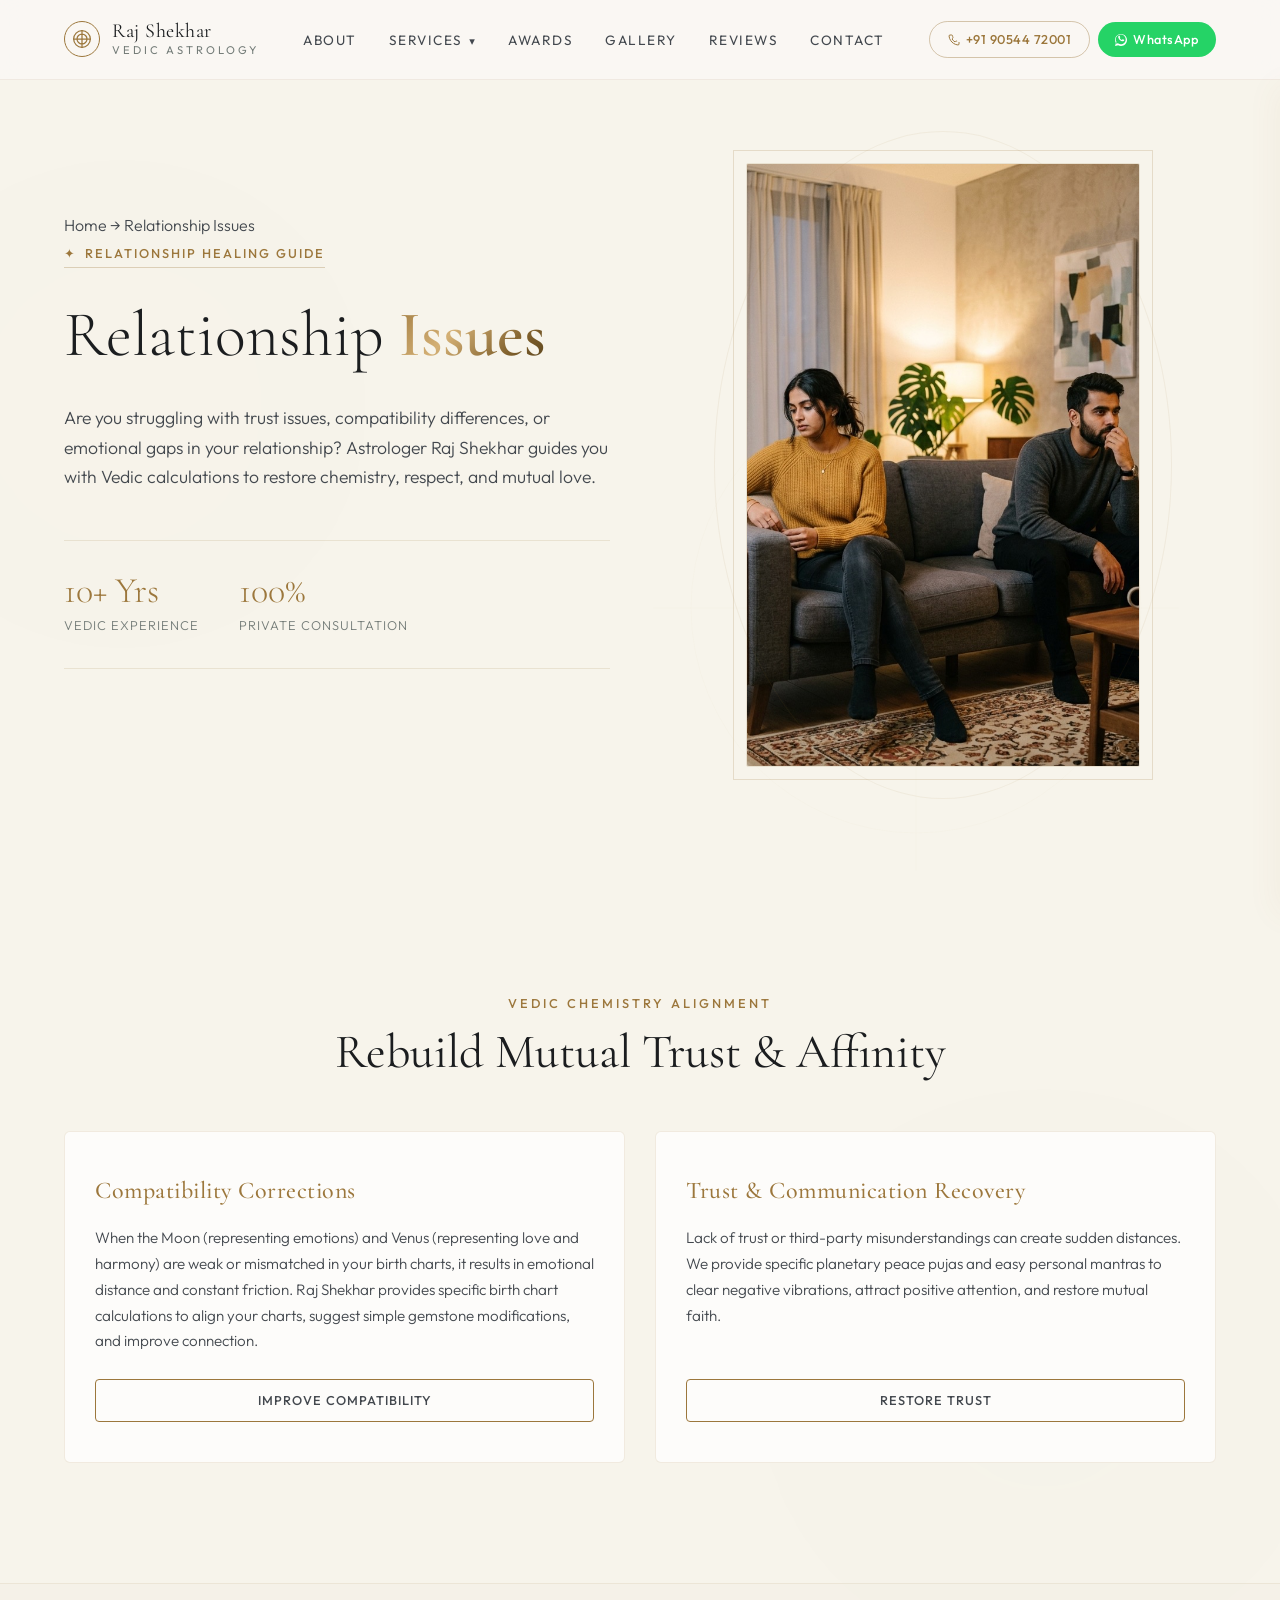
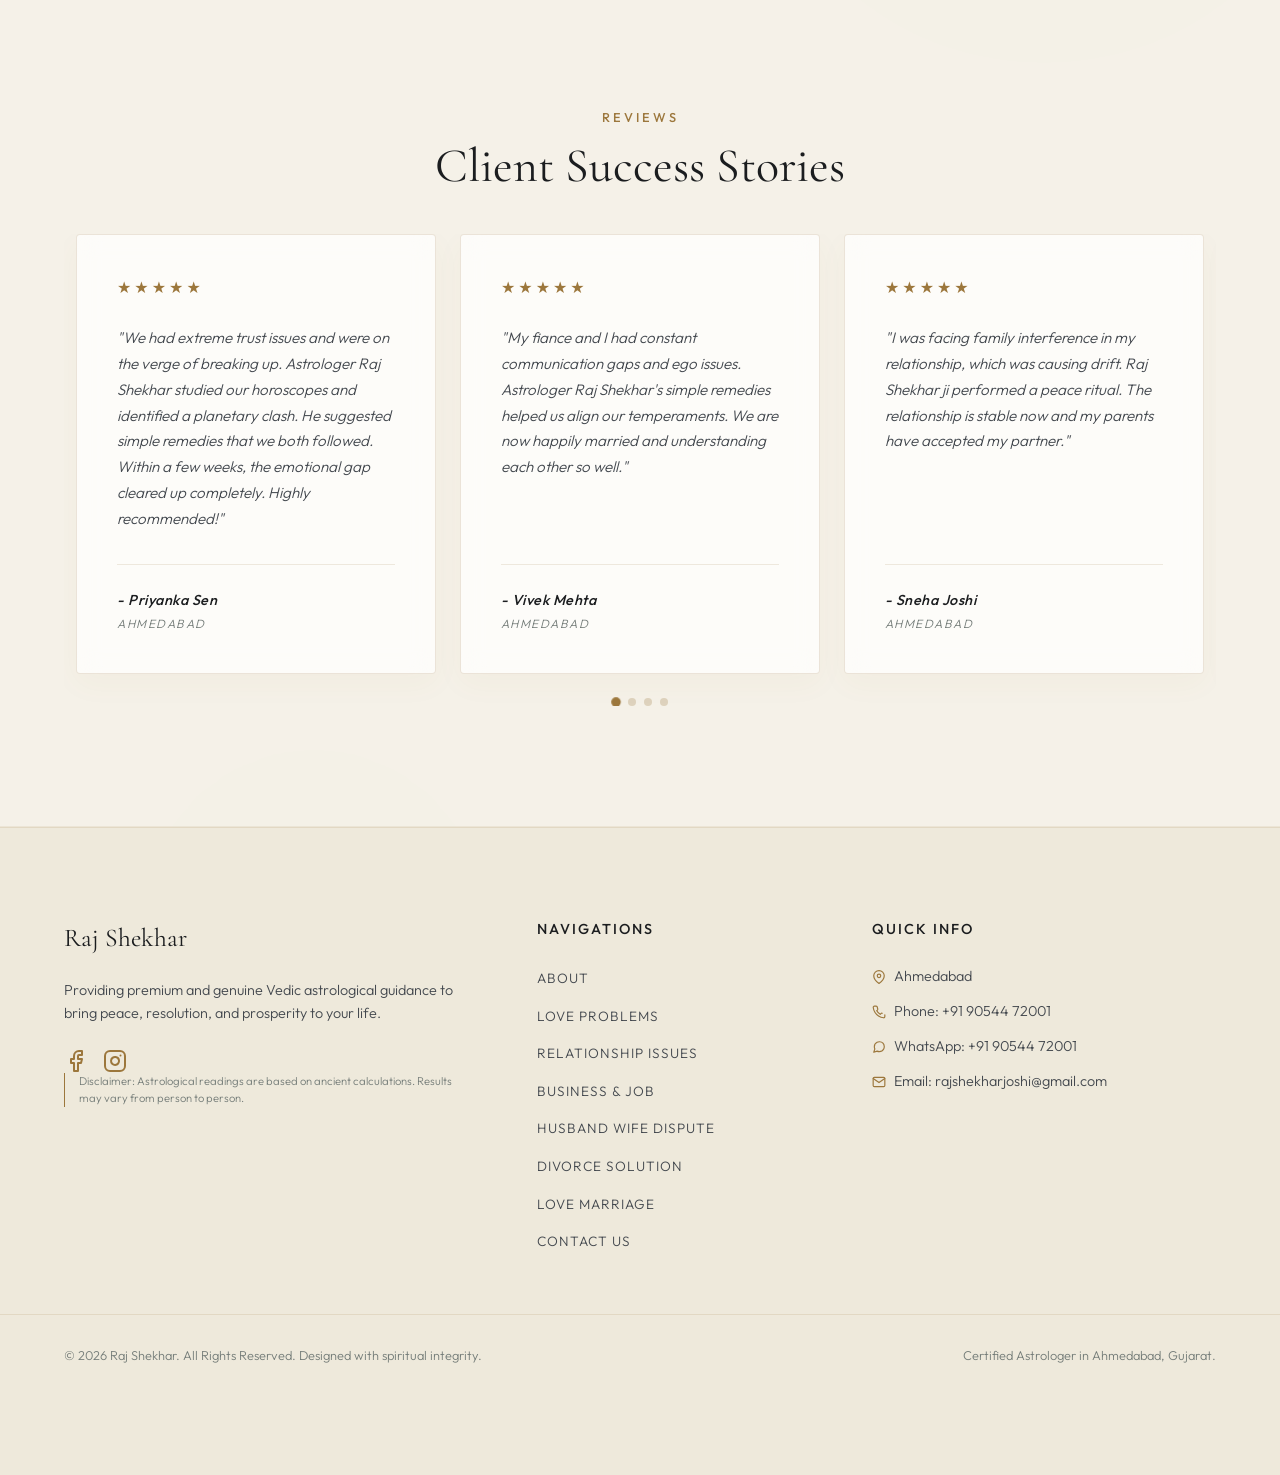
<file: relationship-problem.html>
<!DOCTYPE html>
<html lang="en">
<head>
  <meta charset="UTF-8">
  <meta name="viewport" content="width=device-width, initial-scale=1.0">
  <title>Relationship Problem Solution in Ahmedabad | Astrologer Raj Shekhar</title>
  
  <!-- SEO Meta Tags -->
  <meta name="description" content="Resolve compatibility gaps, trust issues, and emotional distance in your relationship with expert Vedic Astrologer Raj Shekhar. 10+ years experience. 100% confidential.">
  <meta name="keywords" content="relationship problem solution, trust issues in relationship, compatibility correction, best astrologer in ahmedabad, raj shekhar astrologer">
  <meta name="author" content="Raj Shekhar">
  <meta name="robots" content="index, follow">

  <!-- Fonts -->
  <link rel="preconnect" href="https://fonts.googleapis.com">
  <link rel="preconnect" href="https://fonts.gstatic.com" crossorigin>
  <link href="https://fonts.googleapis.com/css2?family=Cormorant+Garamond:wght@300;400;600;700&family=Outfit:wght@200;300;400;500;600;700&display=swap" rel="stylesheet">

  <!-- Core Stylesheet -->
  <link rel="stylesheet" href="css/styles.css">
</head>
<body>

  <!-- Background Decorative Orbs & Geometrics -->
  <div class="glow-orb orb-1" aria-hidden="true"></div>
  <div class="glow-orb orb-2" aria-hidden="true"></div>
  <div class="glow-orb orb-3" aria-hidden="true"></div>
  
  <div class="cosmic-line-deco" aria-hidden="true">
    <svg width="100%" height="100%" viewBox="0 0 800 800" fill="none" stroke="rgba(168, 129, 67, 0.05)" stroke-width="1">
      <circle cx="400" cy="400" r="300"/>
      <circle cx="400" cy="400" r="200"/>
      <circle cx="400" cy="400" r="100"/>
      <line x1="400" y1="50" x2="400" y2="750"/>
      <line x1="50" y1="400" x2="750" y2="400"/>
    </svg>
  </div>
  
  <!-- Header Section -->
  <header class="main-header">
    <div class="container header-container">
      <a href="index.html" class="logo" id="header-logo">
        <span class="zodiac-icon" aria-hidden="true">
          <svg width="20" height="20" viewBox="0 0 24 24" fill="none" stroke="currentColor" stroke-width="1.5" stroke-linecap="round" stroke-linejoin="round">
            <circle cx="12" cy="12" r="10"/>
            <path d="M12 2v20M2 12h20M12 12m-6 0a6 6 0 1 0 12 0 6 6 0 1 0-12 0"/>
          </svg>
        </span>
        <div class="logo-text">
          <span class="logo-name">Raj Shekhar</span>
          <span class="logo-title">Vedic Astrology</span>
        </div>
      </a>

      <!-- Desktop Nav & Quick Contacts -->
      <nav class="desktop-nav" aria-label="Main Navigation">
        <ul>
          <li><a href="index.html#about">About</a></li>
          <li class="nav-dropdown">
            <a href="index.html#services" class="dropdown-trigger">Services <span class="arrow-down">&#9662;</span></a>
            <ul class="dropdown-menu">
              <li><a href="love-problems.html">Love Problems</a></li>
              <li><a href="relationship-problem.html">Relationship Issues</a></li>
              <li><a href="business-job-problem.html">Business & Job</a></li>
              <li><a href="husband-wife-problem.html">Husband Wife Dispute</a></li>
              <li><a href="divorce-problem.html">Divorce Solution</a></li>
              <li><a href="love-marriage-problem.html">Love Marriage</a></li>
            </ul>
          </li>
          <li><a href="index.html#awards">Awards</a></li>
          <li><a href="index.html#gallery">Gallery</a></li>
          <li><a href="index.html#testimonials">Reviews</a></li>
          <li><a href="contact.html">Contact</a></li>
        </ul>
      </nav>
      <!-- Hamburger Toggle Button -->
      <button class="mobile-menu-toggle" aria-label="Toggle navigation menu" aria-expanded="false" aria-controls="mobile-nav">
        <span class="hamburger-line"></span>
        <span class="hamburger-line"></span>
        <span class="hamburger-line"></span>
      </button>

      <div class="header-ctas">
        <a href="tel:+919054472001" class="btn btn-call-outline" aria-label="Call Astrologer Raj Shekhar">
          <span class="btn-icon">
            <svg width="14" height="14" viewBox="0 0 24 24" fill="none" stroke="currentColor" stroke-width="2" stroke-linecap="round" stroke-linejoin="round">
              <path d="M22 16.92v3a2 2 0 0 1-2.18 2 19.79 19.79 0 0 1-8.63-3.07 19.5 19.5 0 0 1-6-6 19.79 19.79 0 0 1-3.07-8.67A2 2 0 0 1 4.11 2h3a2 2 0 0 1 2 1.72 12.84 12.84 0 0 0 .7 2.81 2 2 0 0 1-.45 2.11L8.09 9.91a16 16 0 0 0 6 6l1.27-1.27a2 2 0 0 1 2.11-.45 12.84 12.84 0 0 0 .7A2 2 0 0 1 22 16.92z"/>
            </svg>
          </span>
          <span class="desktop-only">+91 90544 72001</span>
        </a>
        <a href="https://wa.me/919054472001?text=Hello%20Raj%20Shekhar%20ji,%20I%20want%20to%20consult%20you%20regarding%20my%20problem." target="_blank" class="btn btn-whatsapp-solid" aria-label="Chat with Astrologer Raj Shekhar on WhatsApp">
          <span class="btn-icon">
            <svg width="14" height="14" viewBox="0 0 24 24" fill="currentColor">
              <path d="M.057 24l1.687-6.163c-1.041-1.804-1.588-3.849-1.587-5.946C.06 5.348 5.397.01 12.008.01c3.202.001 6.212 1.246 8.477 3.514 2.266 2.268 3.507 5.28 3.505 8.484-.004 6.657-5.34 11.997-11.953 11.997-2.005-.001-3.973-.502-5.731-1.456L0 24zm6.59-4.846c1.6.95 3.188 1.449 4.825 1.451 5.436 0 9.86-4.37 9.864-9.799.002-2.63-1.023-5.101-2.885-6.963C16.588 1.981 14.115.96 11.488.96c-5.44 0-9.866 4.372-9.87 9.802 0 1.698.459 3.356 1.328 4.867l-.995 3.635 3.7-.97c1.554.896 3.082 1.341 4.606 1.341zm11.303-7.79c-.3-.15-1.774-.875-2.048-.975-.275-.1-.475-.15-.675.15-.2.3-.775.975-.95 1.175-.175.2-.35.225-.65.075-.3-.15-1.267-.467-2.414-1.492-.893-.797-1.496-1.782-1.672-2.082-.176-.3-.019-.462.13-.611.135-.134.3-.35.45-.525.15-.175.2-.3.3-.5.1-.2.05-.375-.025-.525-.075-.15-.675-1.625-.925-2.225-.244-.589-.491-.51-.675-.52-.174-.01-.374-.012-.574-.012s-.525.075-.8.375c-.275.3-1.05 1.025-1.05 2.5s1.075 2.9 1.225 3.1c.15.2 2.11 3.224 5.115 4.526.715.31 1.273.495 1.708.633.719.228 1.374.196 1.892.119.577-.087 1.774-.725 2.024-1.425.25-.7.25-1.3 0-1.425-.075-.125-.275-.2-.575-.35z"/>
            </svg>
          </span>
          <span>WhatsApp</span>
        </a>
      </div>
    </div>
  </header>
  <!-- Mobile Navigation Drawer -->
  <div class="mobile-nav-drawer" id="mobile-nav" aria-hidden="true">
    <nav class="mobile-navigation" aria-label="Mobile Navigation">
      <ul>
        <li><a href="index.html#about">About</a></li>
        <li><a href="love-problems.html">Love Problems</a></li>
        <li><a href="relationship-problem.html">Relationship Issues</a></li>
        <li><a href="business-job-problem.html">Business & Job</a></li>
        <li><a href="husband-wife-problem.html">Husband Wife Dispute</a></li>
        <li><a href="divorce-problem.html">Divorce Solution</a></li>
        <li><a href="love-marriage-problem.html">Love Marriage</a></li>
        <li><a href="contact.html">Contact Us</a></li>
      </ul>
    </nav>
  </div>

  <!-- Service Subpage Hero -->
  <section class="hero-section">
    <div class="container hero-container">
      <div class="hero-content">
        <div class="breadcrumbs">
          <a href="index.html">Home</a> &rarr; <span>Relationship Issues</span>
        </div>
        <div class="badge-trust">
          <span class="star-icon">✦</span>
          <span>Relationship Healing Guide</span>
        </div>
        <h1 class="hero-title">
          Relationship <span class="text-gold">Issues</span>
        </h1>
        <p class="hero-description">
          Are you struggling with trust issues, compatibility differences, or emotional gaps in your relationship? Astrologer Raj Shekhar guides you with Vedic calculations to restore chemistry, respect, and mutual love.
        </p>
        <div class="hero-metrics">
          <div class="metric-item">
            <span class="metric-number">10+ Yrs</span>
            <span class="metric-label">Vedic Experience</span>
          </div>
          <div class="metric-item">
            <span class="metric-number">100%</span>
            <span class="metric-label">Private Consultation</span>
          </div>
        </div>
      </div>

      <!-- Right Visual Image -->
      <div class="hero-visual-container">
        <div class="visual-placeholder-container">
          <!-- Geometric stars background elements inside image space -->
          <div class="astro-bg-circles" aria-hidden="true"></div>
          <img src="svc_relationship.jpg" alt="Relationship Issues Solution" class="hero-img">
        </div>
      </div>
    </div>
  </section>

  <!-- Deep Dive Details Section -->
  <section class="about-section">
    <div class="container">
      <div class="section-header text-center">
        <span class="accent-title">Vedic Chemistry Alignment</span>
        <h2 class="section-title">Rebuild Mutual Trust & Affinity</h2>
      </div>
      
      <div class="subpage-detail-grid">
        <div class="detail-card-glass">
          <div>
            <h3>Compatibility Corrections</h3>
            <p>
              When the Moon (representing emotions) and Venus (representing love and harmony) are weak or mismatched in your birth charts, it results in emotional distance and constant friction. Raj Shekhar provides specific birth chart calculations to align your charts, suggest simple gemstone modifications, and improve connection.
            </p>
          </div>
          <a href="https://wa.me/919054472001?text=Hello%20Raj%20Shekhar%20ji,%20I%20need%20help%20with%20relationship%20compatibility." class="btn btn-card-more" target="_blank">Improve Compatibility</a>
        </div>

        <div class="detail-card-glass">
          <div>
            <h3>Trust & Communication Recovery</h3>
            <p>
              Lack of trust or third-party misunderstandings can create sudden distances. We provide specific planetary peace pujas and easy personal mantras to clear negative vibrations, attract positive attention, and restore mutual faith.
            </p>
          </div>
          <a href="https://wa.me/919054472001?text=Hello%20Raj%20Shekhar%20ji,%20I%20want%20to%20rebuild%20trust%20in%20my%20relationship." class="btn btn-card-more" target="_blank">Restore Trust</a>
        </div>
      </div>
    </div>
  </section>

  <!-- Relationship specific review -->
    <!-- Testimonials Section -->
  <section class="testimonials-section">
    <div class="container">
      <div class="section-header text-center">
        <span class="accent-title">Reviews</span>
        <h2 class="section-title">Client Success Stories</h2>
      </div>

      <div class="testimonials-carousel-container">
        <div class="testimonials-grid">
        <div class="testimonial-card-wrapper">
          <blockquote class="testimonial-card card-glass">
            <div class="rating-stars">★★★★★</div>
            <p class="testimonial-text">
              "We had extreme trust issues and were on the verge of breaking up. Astrologer Raj Shekhar studied our horoscopes and identified a planetary clash. He suggested simple remedies that we both followed. Within a few weeks, the emotional gap cleared up completely. Highly recommended!"
            </p>
            <cite class="testimonial-author">
              <strong>- Priyanka Sen</strong>
              <span>Ahmedabad</span>
            </cite>
          </blockquote>
        </div>
        <div class="testimonial-card-wrapper">
          <blockquote class="testimonial-card card-glass">
            <div class="rating-stars">★★★★★</div>
            <p class="testimonial-text">
              "My fiance and I had constant communication gaps and ego issues. Astrologer Raj Shekhar's simple remedies helped us align our temperaments. We are now happily married and understanding each other so well."
            </p>
            <cite class="testimonial-author">
              <strong>- Vivek Mehta</strong>
              <span>Ahmedabad</span>
            </cite>
          </blockquote>
        </div>
        <div class="testimonial-card-wrapper">
          <blockquote class="testimonial-card card-glass">
            <div class="rating-stars">★★★★★</div>
            <p class="testimonial-text">
              "I was facing family interference in my relationship, which was causing drift. Raj Shekhar ji performed a peace ritual. The relationship is stable now and my parents have accepted my partner."
            </p>
            <cite class="testimonial-author">
              <strong>- Sneha Joshi</strong>
              <span>Ahmedabad</span>
            </cite>
          </blockquote>
        </div>
        <div class="testimonial-card-wrapper">
          <blockquote class="testimonial-card card-glass">
            <div class="rating-stars">★★★★★</div>
            <p class="testimonial-text">
              "We had extreme compatibility issues and couldn't agree on anything. Raj Shekhar ji analysed our horoscopes and helped us understand each other's traits. Our bonding is now very strong."
            </p>
            <cite class="testimonial-author">
              <strong>- Rahul Dave</strong>
              <span>Ahmedabad</span>
            </cite>
          </blockquote>
        </div>
        <div class="testimonial-card-wrapper">
          <blockquote class="testimonial-card card-glass">
            <div class="rating-stars">★★★★★</div>
            <p class="testimonial-text">
              "Trust issues were completely destroying our relation. Raj Shekhar ji suggested Venus remedies that changed our dynamics. My partner is now very supportive."
            </p>
            <cite class="testimonial-author">
              <strong>- Anjali Mehta</strong>
              <span>Ahmedabad</span>
            </cite>
          </blockquote>
        </div>
        <div class="testimonial-card-wrapper">
          <blockquote class="testimonial-card card-glass">
            <div class="rating-stars">★★★★★</div>
            <p class="testimonial-text">
              "Family interference was causing daily friction between us. Raj Shekhar ji's rituals created a shield of positive energy. We are now living peacefully."
            </p>
            <cite class="testimonial-author">
              <strong>- Gaurav Solanki</strong>
              <span>Ahmedabad</span>
            </cite>
          </blockquote>
        </div>
        </div>
      </div>
    </div>
  </section>

  <!-- Global Footer Section -->
  <footer class="main-footer">
    <div class="container footer-container">
      <div class="footer-brand">
        <h4>Raj Shekhar</h4>
        <p>Providing premium and genuine Vedic astrological guidance to bring peace, resolution, and prosperity to your life.</p>

        <div class="footer-social-links" style="display: flex; gap: 15px; margin-top: 15px;">
          <a href="https://www.facebook.com/share/1cBkzLtutN/" target="_blank" aria-label="Facebook" style="color: var(--gold-primary);">
            <svg width="24" height="24" viewBox="0 0 24 24" fill="none" stroke="currentColor" stroke-width="2" stroke-linecap="round" stroke-linejoin="round"><path d="M18 2h-3a5 5 0 0 0-5 5v3H7v4h3v8h4v-8h3l1-4h-4V7a1 1 0 0 1 1-1h3z"></path></svg>
          </a>
          <a href="https://www.instagram.com/rajshekharjoshi2001?igsh=enJncW1kd2oydnds" target="_blank" aria-label="Instagram" style="color: var(--gold-primary);">
            <svg width="24" height="24" viewBox="0 0 24 24" fill="none" stroke="currentColor" stroke-width="2" stroke-linecap="round" stroke-linejoin="round"><rect x="2" y="2" width="20" height="20" rx="5" ry="5"></rect><path d="M16 11.37A4 4 0 1 1 12.63 8 4 4 0 0 1 16 11.37z"></path><line x1="17.5" y1="6.5" x2="17.51" y2="6.5"></line></svg>
          </a>
        </div>
        <p class="disclaimer">Disclaimer: Astrological readings are based on ancient calculations. Results may vary from person to person.</p>
      </div>

      <div class="footer-links">
        <h4>Navigations</h4>
        <ul>
          <li><a href="index.html#about">About</a></li>
          <li><a href="love-problems.html">Love Problems</a></li>
          <li><a href="relationship-problem.html">Relationship Issues</a></li>
          <li><a href="business-job-problem.html">Business & Job</a></li>
          <li><a href="husband-wife-problem.html">Husband Wife Dispute</a></li>
          <li><a href="divorce-problem.html">Divorce Solution</a></li>
          <li><a href="love-marriage-problem.html">Love Marriage</a></li>
          <li><a href="contact.html">Contact Us</a></li>
        </ul>
      </div>

      <div class="footer-contact-summary">
        <h4>Quick Info</h4>
        <p class="footer-contact-item">
          <svg width="14" height="14" viewBox="0 0 24 24" fill="none" stroke="currentColor" stroke-width="2" stroke-linecap="round" stroke-linejoin="round" class="footer-icon">
            <path d="M21 10c0 7-9 13-9 13s-9-6-9-13a9 9 0 0 1 18 0z"/>
            <circle cx="12" cy="10" r="3"/>
          </svg>
          <span>Ahmedabad</span>
        </p>
        <p class="footer-contact-item">
          <svg width="14" height="14" viewBox="0 0 24 24" fill="none" stroke="currentColor" stroke-width="2" stroke-linecap="round" stroke-linejoin="round" class="footer-icon">
            <path d="M22 16.92v3a2 2 0 0 1-2.18 2 19.79 19.79 0 0 1-8.63-3.07 19.5 19.5 0 0 1-6-6 19.79 19.79 0 0 1-3.07-8.67A2 2 0 0 1 4.11 2h3a2 2 0 0 1 2 1.72 12.84 12.84 0 0 0 .7 2.81 2 2 0 0 1-.45 2.11L8.09 9.91a16 16 0 0 0 6 6l1.27-1.27a2 2 0 0 1 2.11-.45 12.84 12.84 0 0 0 .7A2 2 0 0 1 22 16.92z"/>
          </svg>
          <span>Phone: +91 90544 72001</span>
        </p>
        <p class="footer-contact-item">
          <svg width="14" height="14" viewBox="0 0 24 24" fill="none" stroke="currentColor" stroke-width="2" stroke-linecap="round" stroke-linejoin="round" class="footer-icon">
            <path d="M21 11.5a8.38 8.38 0 0 1-.9 3.8 8.5 8.5 0 0 1-7.6 4.7 8.38 8.38 0 0 1-3.8-.9L3 21l1.9-5.7a8.38 8.38 0 0 1-.9-3.8 8.5 8.5 0 0 1 4.7-7.6 8.38 8.38 0 0 1 3.8-.9h.5a8.48 8.48 0 0 1 8 8v.5z"/>
          </svg>
          <span>WhatsApp: +91 90544 72001</span>
        </p>
        <p class="footer-contact-item">
          <svg width="14" height="14" viewBox="0 0 24 24" fill="none" stroke="currentColor" stroke-width="2" stroke-linecap="round" stroke-linejoin="round" class="footer-icon">
            <path d="M4 4h16c1.1 0 2 .9 2 2v12c0 1.1-.9 2-2 2H4c-1.1 0-2-.9-2-2V6c0-1.1.9-2 2-2z"/>
            <polyline points="22,6 12,13 2,6"/>
          </svg>
          <span>Email: rajshekharjoshi@gmail.com</span>
        </p>
      </div>
    </div>
    
    <div class="footer-bottom">
      <div class="container footer-bottom-container">
        <p>&copy; 2026 Raj Shekhar. All Rights Reserved. Designed with spiritual integrity.</p>
        <p>Certified Astrologer in Ahmedabad, Gujarat.</p>
      </div>
    </div>
  </footer>

  <!-- Sticky Mobile Action Bottom Bar (WhatsApp and Phone CTAs) -->
  <div class="sticky-mobile-bar" id="mobile-cta-bar">
    <a href="https://wa.me/919054472001?text=Hello%20Raj%20Shekhar%20ji,%20I%20want%20to%20consult%20you%20regarding%20my%20problem." class="mobile-cta-btn cta-whatsapp" target="_blank" aria-label="Chat on WhatsApp">
      <span class="cta-icon">
        <svg width="18" height="18" viewBox="0 0 24 24" fill="currentColor">
          <path d="M.057 24l1.687-6.163c-1.041-1.804-1.588-3.849-1.587-5.946C.06 5.348 5.397.01 12.008.01c3.202.001 6.212 1.246 8.477 3.514 2.266 2.268 3.507 5.28 3.505 8.484-.004 6.657-5.34 11.997-11.953 11.997-2.005-.001-3.973-.502-5.731-1.456L0 24zm6.59-4.846c1.6.95 3.188 1.449 4.825 1.451 5.436 0 9.86-4.37 9.864-9.799.002-2.63-1.023-5.101-2.885-6.963C16.588 1.981 14.115.96 11.488.96c-5.44 0-9.866 4.372-9.87 9.802 0 1.698.459 3.356 1.328 4.867l-.995 3.635 3.7-.97c1.554.896 3.082 1.341 4.606 1.341zm11.303-7.79c-.3-.15-1.774-.875-2.048-.975-.275-.1-.475-.15-.675.15-.2.3-.775.975-.95 1.175-.175.2-.35.225-.65.075-.3-.15-1.267-.467-2.414-1.492-.893-.797-1.496-1.782-1.672-2.082-.176-.3-.019-.462.13-.611.135-.134.3-.35.45-.525.15-.175.2-.3.3-.5.1-.2.05-.375-.025-.525-.075-.15-.675-1.625-.925-2.225-.244-.589-.491-.51-.675-.52-.174-.01-.374-.012-.574-.012s-.525.075-.8.375c-.275.3-1.05 1.025-1.05 2.5s1.075 2.9 1.225 3.1c.15.2 2.11 3.224 5.115 4.526.715.31 1.273.495 1.708.633.719.228 1.374.196 1.892.119.577-.087 1.774-.725 2.024-1.425.25-.7.25-1.3 0-1.425-.075-.125-.275-.2-.575-.35z"/>
        </svg>
      </span>
      <span>WhatsApp</span>
    </a>
    <a href="tel:+919054472001" class="mobile-cta-btn cta-call" aria-label="Call Astrologer Raj Shekhar">
      <span class="cta-icon">
        <svg width="18" height="18" viewBox="0 0 24 24" fill="none" stroke="currentColor" stroke-width="2">
          <path d="M22 16.92v3a2 2 0 0 1-2.18 2 19.79 19.79 0 0 1-8.63-3.07 19.5 19.5 0 0 1-6-6 19.79 19.79 0 0 1-3.07-8.67A2 2 0 0 1 4.11 2h3a2 2 0 0 1 2 1.72 12.84 12.84 0 0 0 .7 2.81 2 2 0 0 1-.45 2.11L8.09 9.91a16 16 0 0 0 6 6l1.27-1.27a2 2 0 0 1 2.11-.45 12.84 12.84 0 0 0 2.81.7A2 2 0 0 1 22 16.92z"/>
        </svg>
      </span>
      <span>Call Now</span>
    </a>
  </div>

  <!-- Lead Success Modal -->
  <div class="modal" id="lead-success-modal" role="dialog" aria-modal="true" aria-labelledby="modal-title">
    <div class="modal-content card-glass">
      <button class="modal-close" id="btn-modal-close" aria-label="Close dialog">&times;</button>
      <div class="modal-icon text-gold">
        <svg width="40" height="40" viewBox="0 0 24 24" fill="none" stroke="currentColor" stroke-width="2">
          <circle cx="12" cy="12" r="10"/><path d="M9 12l2 2 4-4"/>
        </svg>
      </div>
      <h3 id="modal-title">Consultation Requested!</h3>
      <p id="modal-body-text">
        Pranam. Thank you for connecting with Raj Shekhar. Your request is registered under strict confidence. 
      </p>
      <p>
        Raj Shekhar or our associate will contact you on your registered mobile number shortly.
      </p>
      <div class="modal-actions">
        <a href="https://wa.me/919054472001?text=Hello%20Raj%20Shekhar%20ji,%20I%20just%20submitted%20the%20consultation%20form.%20I%20would%20like%20to%20chat%20directly%20now." target="_blank" class="btn btn-whatsapp-solid">
          <span>Connect Instantly on WhatsApp</span>
        </a>
      </div>
    </div>
  </div>

  <!-- Core Javascript File -->
  <script src="js/script.js"></script>
</body>
</html>
</file>
<file: css/styles.css>
/* ==========================================================================
   DESIGN TOKENS & VARIABLE DECLARATIONS
   ========================================================================== */
:root {
  /* Color Palette - Contemporary Spiritual Light Luxury */
  --bg-obsidian: #f7f4eb; /* Light Warm Off-White Sand */
  --bg-deep-space: #eee9db; /* Soft Warm Cream Sand */
  --bg-indigo: #e3dbc7; /* Light Sand Clay */
  --card-bg-glass: rgba(255, 255, 255, 0.75);
  --card-bg-glass-hover: rgba(255, 255, 255, 0.96);
  
  --text-white: #1b1d1f; /* Deep Espresso Charcoal primary text */
  --text-silver: #43484e; /* Slate Charcoal secondary text */
  --text-muted: #747c78; /* Muted Sage Slate */
  
  --gold-primary: #9c773c; /* Rich Amber Gold (darkened for high contrast on light bg) */
  --gold-secondary: #7f5f2b; /* Muted Antique Gold */
  --gold-light: #faf3e7; /* Light Warm Sand */
  --gold-dark: #54401c; /* Deep Bronze */
  --gold-gradient: linear-gradient(135deg, #9c773c 0%, #d4b075 40%, #7f5f2b 75%, #54401c 100%);
  --gold-gradient-hover: linear-gradient(135deg, #d4b075 0%, #9c773c 50%, #54401c 100%);
  
  --whatsapp-green: #25D366;
  --whatsapp-green-dark: #128C7E;
  --error-red: #d32f2f;
  --success-green: #388e3c;

  /* Typography */
  --font-serif: 'Cormorant Garamond', Georgia, serif;
  --font-sans: 'Outfit', system-ui, -apple-system, BlinkMacSystemFont, "Segoe UI", Roboto, sans-serif;

  /* Animations & Transitions */
  --transition-smooth: transform 0.35s cubic-bezier(0.16, 1, 0.3, 1), opacity 0.35s cubic-bezier(0.16, 1, 0.3, 1), background-color 0.25s ease, border-color 0.25s ease, box-shadow 0.35s cubic-bezier(0.16, 1, 0.3, 1);
  --transition-fast: transform 0.2s ease, opacity 0.2s ease, background-color 0.2s ease, border-color 0.2s ease, box-shadow 0.2s ease, color 0.2s ease;
}

/* ==========================================================================
   GLOBAL RESETS & CORE STYLING
   ========================================================================== */
*, *::before, *::after {
  box-sizing: border-box;
  margin: 0;
  padding: 0;
}

html {
  scroll-behavior: smooth;
  font-size: 16px;
  width: 100%;
  overflow-x: hidden;
}

body {
  font-family: var(--font-sans);
  background-color: var(--bg-obsidian);
  color: var(--text-silver);
  line-height: 1.6;
  width: 100%;
  overflow-x: hidden;
  position: relative;
  font-weight: 300;
}

/* Scrollbar customization */
::-webkit-scrollbar {
  width: 8px;
}
::-webkit-scrollbar-track {
  background: var(--bg-obsidian);
}
::-webkit-scrollbar-thumb {
  background: var(--gold-primary);
  border-radius: 4px;
}
::-webkit-scrollbar-thumb:hover {
  background: var(--gold-secondary);
}

.container {
  width: 100%;
  max-width: 1200px;
  margin: 0 auto;
  padding: 0 24px;
}

a {
  color: inherit;
  text-decoration: none;
  transition: var(--transition-fast);
}

img, svg {
  max-width: 100%;
  height: auto;
  display: block;
}

ul {
  list-style: none;
}

/* ==========================================================================
   BACKGROUND DECORATIVE ORBS & GEOMETRICS
   ========================================================================== */
.glow-orb {
  position: absolute;
  border-radius: 50%;
  filter: blur(140px);
  z-index: -2;
  opacity: 0.15;
  pointer-events: none;
}
.orb-1 {
  top: 5%;
  left: -10%;
  width: 500px;
  height: 500px;
  background: radial-gradient(circle, rgba(156, 119, 60, 0.2) 0%, rgba(250, 248, 244, 0) 70%);
}
.orb-2 {
  top: 35%;
  right: -5%;
  width: 600px;
  height: 600px;
  background: radial-gradient(circle, rgba(116, 124, 120, 0.15) 0%, rgba(0, 0, 0, 0) 80%);
}
.orb-3 {
  bottom: 10%;
  left: 5%;
  width: 500px;
  height: 500px;
  background: radial-gradient(circle, rgba(156, 119, 60, 0.12) 0%, rgba(0, 0, 0, 0) 75%);
}

.cosmic-line-deco {
  position: absolute;
  top: 10%;
  right: 5%;
  width: 600px;
  height: 600px;
  z-index: -1;
  pointer-events: none;
  opacity: 0.5;
}

/* ==========================================================================
   AESTHETIC COMPONENTS & UTILITIES
   ========================================================================== */
.text-gold {
  background: var(--gold-gradient);
  -webkit-background-clip: text;
  -webkit-text-fill-color: transparent;
  font-weight: 600;
}

.accent-title {
  display: inline-block;
  font-size: 0.8rem;
  text-transform: uppercase;
  letter-spacing: 3px;
  color: var(--gold-primary);
  font-weight: 500;
  margin-bottom: 0.75rem;
}

.section-title {
  font-family: var(--font-serif);
  font-size: 3rem;
  color: var(--text-white);
  line-height: 1.15;
  margin-bottom: 1rem;
  font-weight: 400;
}

.section-subtitle {
  font-size: 1.1rem;
  color: var(--text-muted);
  max-width: 650px;
  margin: 0 auto 4rem;
}

.text-center {
  text-align: center;
}

.card-glass {
  background: var(--card-bg-glass);
  backdrop-filter: blur(12px);
  -webkit-backdrop-filter: blur(12px);
  border: 1px solid rgba(156, 119, 60, 0.18); /* Elegant warm gold border */
  border-radius: 4px; /* Sharp edges */
  box-shadow: 0 10px 30px rgba(156, 119, 60, 0.04);
  transition: var(--transition-smooth);
}

.card-glass:hover {
  background: var(--card-bg-glass-hover);
  border-color: var(--gold-primary);
  transform: translateY(-4px);
  box-shadow: 0 15px 40px rgba(156, 119, 60, 0.08);
}

/* Button System */
.btn {
  display: inline-flex;
  align-items: center;
  justify-content: center;
  padding: 0.8rem 1.6rem;
  font-size: 0.9rem;
  font-weight: 500;
  border-radius: 4px;
  cursor: pointer;
  border: none;
  gap: 8px;
  transition: var(--transition-smooth);
  text-align: center;
  letter-spacing: 0.5px;
}

.btn-whatsapp-solid {
  background-color: var(--whatsapp-green);
  color: #ffffff;
}
.btn-whatsapp-solid:hover {
  background-color: var(--whatsapp-green-dark);
  box-shadow: 0 4px 15px rgba(37, 211, 102, 0.25);
  transform: translateY(-1px);
}

.btn-call-outline {
  border: 1px solid rgba(156, 119, 60, 0.4);
  color: var(--gold-primary);
  background-color: transparent;
}
.btn-call-outline:hover {
  background: var(--gold-gradient);
  color: #ffffff;
  border-color: transparent;
  box-shadow: 0 4px 15px rgba(156, 119, 60, 0.2);
  transform: translateY(-1px);
}

.btn-submit {
  width: 100%;
  background: var(--gold-gradient);
  color: #ffffff;
  font-size: 0.95rem;
  padding: 0.95rem 1.5rem;
  font-weight: 600;
  border-radius: 4px;
  box-shadow: 0 6px 18px rgba(156, 119, 60, 0.2);
}
.btn-submit:hover {
  background: var(--gold-gradient-hover);
  box-shadow: 0 8px 22px rgba(156, 119, 60, 0.35);
  transform: translateY(-1px);
}

.btn-pulse {
  animation: buttonPulse 3s infinite;
}

@keyframes buttonPulse {
  0% {
    box-shadow: 0 0 0 0 rgba(156, 119, 60, 0.4);
  }
  70% {
    box-shadow: 0 0 0 12px rgba(156, 119, 60, 0);
  }
  100% {
    box-shadow: 0 0 0 0 rgba(156, 119, 60, 0);
  }
}

.visually-hidden {
  position: absolute;
  clip-path: inset(50%);
  overflow: hidden;
  width: 1px;
  height: 1px;
  margin: -1px;
  padding: 0;
  border: 0;
  white-space: nowrap;
}

/* ==========================================================================
   HEADER & NAVIGATION (WITH CURVED PILL CTAS)
   ========================================================================== */
.main-header {
  position: fixed;
  top: 0;
  left: 0;
  width: 100%;
  height: 80px;
  z-index: 100;
  background: rgba(250, 248, 244, 0.9);
  backdrop-filter: blur(12px);
  -webkit-backdrop-filter: blur(12px);
  border-bottom: 1px solid rgba(156, 119, 60, 0.1);
}

.header-container {
  display: flex;
  align-items: center;
  justify-content: space-between;
  height: 100%;
}

.logo {
  display: flex;
  align-items: center;
  gap: 12px;
  z-index: 10;
}

.logo-img {
  height: 64px;
  width: auto;
  display: block;
  object-fit: contain;
  transition: opacity 0.25s ease;
}

.logo:hover .logo-img {
  opacity: 0.85;
}

.zodiac-icon {
  background: transparent;
  color: var(--gold-primary);
  border: 1px solid var(--gold-primary);
  width: 36px;
  height: 36px;
  border-radius: 50%;
  display: flex;
  align-items: center;
  justify-content: center;
  transition: var(--transition-smooth);
}

.logo:hover .zodiac-icon {
  background: var(--gold-gradient);
  color: #ffffff;
  border-color: transparent;
  transform: rotate(180deg);
}

.logo-text {
  display: flex;
  flex-direction: column;
}

.logo-name {
  font-family: var(--font-serif);
  font-size: 1.25rem;
  font-weight: 400;
  letter-spacing: 0.5px;
  color: var(--text-white);
  line-height: 1.1;
}

.logo-title {
  font-size: 0.7rem;
  letter-spacing: 3px;
  text-transform: uppercase;
  color: var(--text-muted);
  font-weight: 400;
}

.desktop-nav ul {
  display: flex;
  gap: 32px;
}

.desktop-nav a {
  font-size: 0.85rem;
  font-weight: 400;
  color: var(--text-silver);
  text-transform: uppercase;
  letter-spacing: 1.5px;
  position: relative;
}

.desktop-nav a::after {
  content: '';
  position: absolute;
  bottom: -4px;
  left: 0;
  width: 0;
  height: 1px;
  background: var(--gold-primary);
  transition: var(--transition-fast);
}

.desktop-nav a:hover {
  color: var(--gold-primary);
}

.desktop-nav a:hover::after {
  width: 100%;
}

/* Navigation Dropdown styling */
.nav-dropdown {
  position: relative;
}

.dropdown-trigger .arrow-down {
  font-size: 0.7rem;
  margin-left: 2px;
  display: inline-block;
  vertical-align: middle;
}

.dropdown-menu {
  position: absolute;
  top: 100%;
  left: 50%;
  transform: translateX(-50%) translateY(15px);
  background: rgba(250, 248, 244, 0.98);
  backdrop-filter: blur(10px);
  -webkit-backdrop-filter: blur(10px);
  border: 1px solid rgba(168, 129, 67, 0.15);
  border-top: 3px solid var(--gold-primary);
  min-width: 240px;
  border-radius: 0 0 6px 6px;
  padding: 8px 0 !important;
  opacity: 0;
  visibility: hidden;
  transition: opacity 0.3s cubic-bezier(0.16, 1, 0.3, 1), transform 0.3s cubic-bezier(0.16, 1, 0.3, 1);
  box-shadow: 0 15px 35px rgba(168, 129, 67, 0.10);
  display: flex !important;
  flex-direction: column !important;
  gap: 2px !important;
  z-index: 120;
  list-style: none;
  margin-top: 5px;
}

.dropdown-menu li {
  margin: 0 !important;
  display: block;
}

.dropdown-menu a {
  display: block;
  padding: 12px 24px;
  font-family: var(--font-sans);
  font-size: 0.75rem !important;
  font-weight: 500 !important;
  text-transform: uppercase;
  letter-spacing: 1.5px;
  color: var(--text-charcoal) !important;
  transition: all 0.2s cubic-bezier(0.16, 1, 0.3, 1);
  border-bottom: 1px solid rgba(168, 129, 67, 0.05);
}

.dropdown-menu li:last-child a {
  border-bottom: none;
}

.dropdown-menu a::after {
  display: none !important;
}

.dropdown-menu a:hover {
  background-color: rgba(168, 129, 67, 0.06);
  color: var(--gold-primary) !important;
  padding-left: 28px !important;
}

.nav-dropdown:hover .dropdown-menu {
  opacity: 1;
  visibility: visible;
  transform: translateX(-50%) translateY(0);
}

.btn-card-more {
  display: flex;
  align-items: center;
  justify-content: center;
  gap: 6px;
  border: 1px solid var(--gold-primary);
  color: var(--text-charcoal);
  padding: 10px;
  border-radius: 4px;
  font-size: 0.8rem;
  text-transform: uppercase;
  letter-spacing: 1px;
  font-weight: 500;
  transition: var(--transition-fast);
  margin-bottom: 0;
}

.btn-card-more:hover {
  background: var(--gold-gradient);
  color: #ffffff !important;
  border-color: transparent;
}

.btn-arrow {
  transition: transform 0.2s ease;
}

.btn-card-more:hover .btn-arrow {
  transform: translateX(4px);
}

/* Subpages Detail Grid & Cards styling */
.subpage-detail-grid {
  display: grid;
  grid-template-columns: repeat(auto-fit, minmax(300px, 1fr));
  gap: 30px;
  margin-top: 50px;
}

.detail-card-glass {
  background: var(--card-bg-glass);
  border: 1px solid rgba(168, 129, 67, 0.15);
  border-radius: 6px;
  padding: 40px 30px;
  display: flex;
  flex-direction: column;
  justify-content: space-between;
  transition: var(--transition-smooth);
  position: relative;
  overflow: hidden;
}

.detail-card-glass::before {
  content: '';
  position: absolute;
  top: 0;
  left: 0;
  width: 100%;
  height: 3px;
  background: transparent;
  transition: var(--transition-smooth);
}

.detail-card-glass:hover {
  transform: translateY(-5px);
  box-shadow: 0 15px 40px rgba(168, 129, 67, 0.08);
  border-color: rgba(168, 129, 67, 0.3);
}

.detail-card-glass:hover::before {
  background: var(--gold-gradient);
}

.detail-card-glass h3 {
  font-family: var(--font-serif);
  font-size: 1.5rem;
  font-weight: 500;
  color: var(--gold-primary);
  margin-bottom: 15px;
  letter-spacing: 0.5px;
}

.detail-card-glass p {
  color: var(--text-silver);
  font-size: 0.95rem;
  line-height: 1.7;
  margin-bottom: 25px;
  flex-grow: 1;
}

.detail-card-glass .btn-card-more {
  margin-bottom: 0;
  width: 100%;
}

/* NAVBAR BUTTONS: Smaller and curved (pill) */
.header-ctas {
  display: flex;
  gap: 8px;
  align-items: center;
}

.header-ctas .btn {
  padding: 0.45rem 1.1rem;
  font-size: 0.8rem;
  border-radius: 24px; /* Fully curved pill-shaped */
  font-weight: 500;
  min-height: auto;
  gap: 6px;
}

.header-ctas .btn-icon svg {
  width: 12px;
  height: 12px;
}

/* ==========================================================================
   HERO SECTION
   ========================================================================== */
.hero-section {
  padding: 150px 0 90px;
  position: relative;
  overflow: hidden;
}

.hero-container {
  display: grid;
  grid-template-columns: 1fr 1fr;
  gap: 60px;
  align-items: center;
}

.badge-trust {
  display: inline-flex;
  align-items: center;
  gap: 8px;
  border-bottom: 1px solid rgba(156, 119, 60, 0.3);
  color: var(--gold-primary);
  padding: 4px 0;
  font-size: 0.8rem;
  font-weight: 500;
  margin-bottom: 2rem;
  text-transform: uppercase;
  letter-spacing: 2px;
}

.hero-title {
  font-family: var(--font-serif);
  font-size: 4rem;
  line-height: 1.1;
  color: var(--text-white);
  margin-bottom: 2rem;
  font-weight: 300;
}

.hero-description {
  font-size: 1.1rem;
  color: var(--text-silver);
  margin-bottom: 3rem;
  max-width: 550px;
  line-height: 1.7;
}

.hero-metrics {
  display: flex;
  gap: 40px;
  margin-bottom: 3rem;
  border-top: 1px solid rgba(156, 119, 60, 0.15);
  border-bottom: 1px solid rgba(156, 119, 60, 0.15);
  padding: 2rem 0;
}

.metric-item {
  display: flex;
  flex-direction: column;
}

.metric-number {
  font-family: var(--font-serif);
  font-size: 2.25rem;
  font-weight: 300;
  color: var(--gold-primary);
  line-height: 1;
  margin-bottom: 6px;
}

.metric-label {
  font-size: 0.8rem;
  color: var(--text-muted);
  text-transform: uppercase;
  letter-spacing: 1px;
}

.hero-guarantees {
  display: flex;
  flex-direction: column;
  gap: 16px;
}

.guarantee-item {
  display: flex;
  align-items: center;
  gap: 12px;
  font-size: 0.9rem;
  font-weight: 400;
}

/* LIGHT THEME FORM CARD & UNDERLINE INPUTS */
.hero-form-container {
  display: flex;
  justify-content: flex-end;
}

.form-card {
  width: 100%;
  max-width: 420px;
  background: #ffffff;
  border: 1px solid rgba(156, 119, 60, 0.25);
  border-radius: 4px;
  padding: 40px 30px;
  box-shadow: 0 15px 40px rgba(156, 119, 60, 0.08);
}

.form-header {
  text-align: center;
  margin-bottom: 2rem;
}

.form-header h3 {
  font-family: var(--font-serif);
  font-size: 1.75rem;
  color: var(--text-white);
  margin-bottom: 6px;
  font-weight: 400;
}

.form-header p {
  font-size: 0.8rem;
  color: var(--text-muted);
  text-transform: uppercase;
  letter-spacing: 1px;
}

.lead-form {
  display: flex;
  flex-direction: column;
  gap: 22px;
}

.form-group label {
  font-size: 0.75rem;
  font-weight: 500;
  color: var(--gold-primary);
  text-transform: uppercase;
  letter-spacing: 1.5px;
}

.lead-form input[type="text"],
.lead-form input[type="tel"],
.lead-form select,
.lead-form textarea {
  width: 100%;
  background-color: transparent;
  border-top: none;
  border-left: none;
  border-right: none;
  border-bottom: 1.5px solid rgba(27, 29, 31, 0.15);
  color: var(--text-white);
  padding: 8px 0;
  border-radius: 0;
  font-family: var(--font-sans);
  font-size: 0.95rem;
  transition: var(--transition-fast);
  min-height: 38px;
  font-weight: 300;
}

.lead-form textarea {
  min-height: 60px;
  resize: vertical;
}

/* custom dropdown arrow for select */
.select-wrapper {
  position: relative;
}
.select-wrapper::after {
  content: '\25BE';
  position: absolute;
  right: 4px;
  top: 50%;
  transform: translateY(-50%);
  color: var(--gold-primary);
  pointer-events: none;
}

/* Input Focus States - Gold Underline */
.lead-form input:focus,
.lead-form select:focus,
.lead-form textarea:focus {
  outline: none;
  border-bottom-color: var(--gold-primary);
  box-shadow: none;
}

/* Validation styling */
.lead-form input.invalid-field,
.lead-form select.invalid-field,
.lead-form textarea.invalid-field {
  border-bottom-color: var(--error-red);
}

.error-msg {
  font-size: 0.75rem;
  color: var(--error-red);
  min-height: 14px;
  display: block;
  margin-top: 4px;
}

.form-footer-note {
  text-align: center;
  font-size: 0.7rem;
  color: var(--text-muted);
  letter-spacing: 0.5px;
}

/* ==========================================================================
   SERVICES SECTION (7 GRID LAYOUT)
   ========================================================================== */
.services-section {
  padding: 120px 0;
  background-color: rgba(244, 240, 230, 0.5); /* Soft beige background */
  border-top: 1px solid rgba(156, 119, 60, 0.1);
  border-bottom: 1px solid rgba(156, 119, 60, 0.1);
}

.services-grid {
  display: grid;
  grid-template-columns: repeat(3, 1fr);
  gap: 24px;
}

.service-card {
  background: var(--card-bg-glass);
  border: 1px solid rgba(156, 119, 60, 0.15);
  border-radius: 6px;
  display: flex;
  flex-direction: column;
  transition: var(--transition-smooth);
  position: relative;
  overflow: hidden;
}

.service-card-img {
  width: 100%;
  aspect-ratio: 16/10;
  overflow: hidden;
  flex-shrink: 0;
}

.service-card-img img {
  width: 100%;
  height: 100%;
  object-fit: cover;
  object-position: center top;
  display: block;
  transition: transform 0.5s ease;
}

.service-card:hover .service-card-img img {
  transform: scale(1.06);
}

.service-card-body {
  padding: 28px 28px 32px;
  display: flex;
  flex-direction: column;
  flex-grow: 1;
}

.service-card::before {
  content: '';
  position: absolute;
  top: 0;
  left: 0;
  width: 100%;
  height: 3px;
  background: transparent;
  transition: var(--transition-smooth);
  z-index: 1;
}

.service-card:hover {
  background: var(--card-bg-glass-hover);
  border-color: rgba(156, 119, 60, 0.35);
  transform: translateY(-5px);
  box-shadow: 0 15px 40px rgba(156, 119, 60, 0.08);
}

.service-card:hover::before {
  background: var(--gold-gradient);
}

.card-header-meta {
  display: flex;
  justify-content: space-between;
  align-items: center;
  margin-bottom: 1.5rem;
}

.card-number {
  font-family: var(--font-serif);
  font-size: 1.15rem;
  color: rgba(156, 119, 60, 0.35);
  font-weight: 500;
  transition: var(--transition-smooth);
}

.service-card:hover .card-number {
  color: var(--gold-primary);
  transform: translateY(-2px);
}

.service-icon {
  color: var(--gold-primary);
  width: 48px;
  height: 48px;
  border-bottom: 1px solid rgba(156, 119, 60, 0.2);
  display: flex;
  align-items: center;
  justify-content: flex-start;
  padding-bottom: 12px;
  transition: var(--transition-smooth);
}

.service-card:hover .service-icon {
  border-bottom-color: var(--gold-primary);
  transform: scale(1.05);
}

.service-title {
  font-family: var(--font-serif);
  font-size: 1.4rem;
  color: var(--text-white);
  margin-bottom: 0.75rem;
  font-weight: 400;
}

.service-desc {
  font-size: 0.95rem;
  color: var(--text-silver);
  margin-bottom: 2rem;
  flex-grow: 1;
  line-height: 1.6;
}

.service-actions {
  display: grid;
  grid-template-columns: 1.2fr 0.8fr;
  gap: 12px;
  margin-top: auto;
}

.btn-card-wa {
  background-color: transparent;
  border: 1px solid rgba(37, 211, 102, 0.5);
  color: var(--whatsapp-green-dark);
  font-size: 0.8rem;
  font-weight: 500;
  padding: 0.6rem;
  border-radius: 2px;
  display: flex;
  align-items: center;
  justify-content: center;
  transition: var(--transition-fast);
  text-transform: uppercase;
  letter-spacing: 1px;
}
.btn-card-wa:hover {
  background-color: var(--whatsapp-green);
  color: #ffffff;
  border-color: transparent;
  transform: translateY(-1px);
}

.btn-card-call {
  background-color: transparent;
  border: 1px solid rgba(156, 119, 60, 0.4);
  color: var(--gold-primary);
  font-size: 0.8rem;
  font-weight: 500;
  padding: 0.6rem;
  border-radius: 2px;
  display: flex;
  align-items: center;
  justify-content: center;
  transition: var(--transition-fast);
  text-transform: uppercase;
  letter-spacing: 1px;
}
.btn-card-call:hover {
  background: var(--gold-gradient);
  color: #ffffff;
  border-color: transparent;
  transform: translateY(-1px);
}

/* Wide Service Card layout */
.service-card-wide {
  grid-column: span 3;
  flex-direction: row;
  align-items: center;
  gap: 40px;
}

.service-card-wide .service-icon {
  margin-bottom: 0;
  border-bottom: none;
  border-right: 1px solid rgba(156, 119, 60, 0.2);
  width: 60px;
  height: 60px;
  padding-bottom: 0;
  padding-right: 20px;
  justify-content: center;
}

.service-card-wide .card-wide-content {
  flex-grow: 1;
}

.service-card-wide .service-desc {
  margin-bottom: 0;
}

.service-card-wide .service-actions {
  width: 240px;
  flex-shrink: 0;
}

/* ==========================================================================
   ABOUT US SECTION
   ========================================================================== */
.about-section {
  padding: 120px 0;
  position: relative;
}

.about-container {
  display: grid;
  grid-template-columns: 0.9fr 1.1fr;
  gap: 70px;
  align-items: center;
}

.about-visual {
  position: relative;
}

.about-visual .visual-placeholder-container {
  aspect-ratio: 1 / 1;
}

.visual-placeholder-container {
  width: 100%;
  aspect-ratio: 2/3;
  position: relative;
  padding: 12px;
  border: 1px solid rgba(156, 119, 60, 0.2);
}

/* Thin circular line accents */
.astro-bg-circles {
  position: absolute;
  inset: -20px;
  border: 1px solid rgba(156, 119, 60, 0.08);
  border-radius: 50%;
  animation: slowSpin 40s linear infinite;
  pointer-events: none;
}

@keyframes slowSpin {
  from { transform: rotate(0deg); }
  to { transform: rotate(360deg); }
}

.image-placeholder {
  width: 100%;
  height: 100%;
  display: flex;
  flex-direction: column;
  align-items: center;
  justify-content: center;
  background: linear-gradient(135deg, rgba(244, 240, 230, 0.6) 0%, rgba(255, 255, 255, 0.9) 100%);
  border: 1px solid rgba(156, 119, 60, 0.15);
  position: relative;
  overflow: hidden;
  border-radius: 2px;
}

.about-img {
  width: 100%;
  height: 100%;
  object-fit: cover;
  object-position: center top;
  display: block;
  border: 1px solid rgba(156, 119, 60, 0.15);
  border-radius: 2px;
}

.hero-img {
  width: 100%;
  height: 100%;
  object-fit: cover;
  object-position: center top;
  display: block;
  border: 1px solid rgba(156, 119, 60, 0.15);
  border-radius: 2px;
}

.placeholder-icon {
  color: var(--gold-primary);
  opacity: 0.4;
  margin-bottom: 1.5rem;
}

.placeholder-label {
  font-size: 0.75rem;
  font-weight: 400;
  color: var(--text-silver);
  text-align: center;
  text-transform: uppercase;
  letter-spacing: 2px;
}

.about-text h3 {
  font-family: var(--font-serif);
  font-size: 1.75rem;
  color: var(--gold-primary);
  margin-bottom: 1.5rem;
  font-weight: 300;
  line-height: 1.3;
}

.about-text p {
  color: var(--text-silver);
  margin-bottom: 1.5rem;
  font-size: 1.05rem;
  line-height: 1.7;
}

.about-pillars {
  display: grid;
  grid-template-columns: 1fr 1fr;
  gap: 30px;
  margin-top: 2.5rem;
  border-top: 1px solid rgba(156, 119, 60, 0.15);
  padding-top: 2rem;
}

.pillar-num {
  font-family: var(--font-serif);
  font-size: 1.5rem;
  color: var(--gold-primary);
  font-weight: 300;
  display: block;
  margin-bottom: 8px;
}

.pillar strong {
  color: var(--text-white);
  display: block;
  margin-bottom: 6px;
  font-weight: 500;
  font-size: 0.95rem;
  letter-spacing: 0.5px;
}

.pillar p {
  font-size: 0.85rem;
  color: var(--text-muted);
  margin-bottom: 0;
  line-height: 1.5;
}

/* ==========================================================================
   AWARDS SECTION
   ========================================================================== */
.awards-section {
  padding: 120px 0;
  background-color: rgba(244, 240, 230, 0.3);
}

.awards-grid {
  display: grid;
  grid-template-columns: repeat(3, 1fr);
  gap: 24px;
}

.award-card {
  padding: 40px 30px;
  text-align: center;
  border-radius: 4px;
}

.award-visual-placeholder {
  width: 90px;
  height: 90px;
  margin: 0 auto 2rem;
  border: 1px solid rgba(156, 119, 60, 0.25);
  display: flex;
  flex-direction: column;
  align-items: center;
  justify-content: center;
  gap: 6px;
  background-color: rgba(255, 255, 255, 0.6);
}

.award-img-wrap {
  width: 160px;
  height: 160px;
  margin: 0 auto 2rem;
  border-radius: 8px;
  overflow: hidden;
  border: 1px solid rgba(156, 119, 60, 0.25);
  box-shadow: 0 6px 24px rgba(156, 119, 60, 0.12);
  background-color: rgba(255, 255, 255, 0.08);
  transition: transform 0.35s ease, box-shadow 0.35s ease;
}

.award-card:hover .award-img-wrap {
  transform: scale(1.04);
  box-shadow: 0 12px 36px rgba(156, 119, 60, 0.22);
}

.award-img {
  width: 100%;
  height: 100%;
  object-fit: contain;
  display: block;
}

.visual-label {
  font-size: 0.6rem;
  text-transform: uppercase;
  letter-spacing: 1.5px;
  color: var(--text-muted);
}

.award-title {
  font-family: var(--font-serif);
  font-size: 1.4rem;
  color: var(--text-white);
  margin-bottom: 8px;
  font-weight: 400;
}

.award-issuer {
  font-size: 0.8rem;
  color: var(--gold-primary);
  text-transform: uppercase;
  letter-spacing: 1px;
}

/* ==========================================================================
   GALLERY SECTION
   ========================================================================== */
.gallery-section {
  padding: 120px 0;
}

.gallery-grid {
  display: grid;
  grid-template-columns: repeat(4, 1fr);
  gap: 16px;
}

.gallery-item {
  position: relative;
  aspect-ratio: 1/1;
  overflow: hidden;
  border-radius: 4px;
  margin: 0;
  cursor: pointer;
  border: 1px solid rgba(156, 119, 60, 0.15);
}

.gallery-visual-placeholder {
  width: 100%;
  height: 100%;
  background: linear-gradient(135deg, rgba(244, 240, 230, 0.8) 0%, rgba(255, 255, 255, 0.95) 100%);
  display: flex;
  align-items: center;
  justify-content: center;
  transition: var(--transition-smooth);
}

.gallery-img {
  width: 100%;
  height: 100%;
  object-fit: cover;
  display: block;
}

.gallery-item .visual-label {
  font-size: 0.75rem;
  color: var(--text-silver);
  text-align: center;
  letter-spacing: 1px;
  text-transform: uppercase;
}

.gallery-overlay {
  position: absolute;
  inset: 0;
  background: linear-gradient(to top, rgba(27, 29, 31, 0.95) 0%, rgba(27, 29, 31, 0.3) 70%, transparent 100%);
  padding: 20px;
  display: flex;
  flex-direction: column;
  justify-content: flex-end;
  opacity: 0;
  transition: var(--transition-smooth);
}

.gallery-overlay h4 {
  font-family: var(--font-serif);
  font-size: 1.3rem;
  color: #ffffff;
  margin-bottom: 4px;
  font-weight: 400;
}

.gallery-overlay p {
  font-size: 0.8rem;
  color: #cad1ce;
  line-height: 1.4;
}

/* Gallery Hover Animations */
.gallery-item:hover .gallery-visual-placeholder {
  transform: scale(1.05);
}

.gallery-item:hover .gallery-overlay {
  opacity: 1;
}

/* ==========================================================================
   TESTIMONIALS SECTION
   ========================================================================== */
.testimonials-section {
  padding: 120px 0;
  background-color: rgba(244, 240, 230, 0.5);
  border-top: 1px solid rgba(156, 119, 60, 0.1);
  border-bottom: 1px solid rgba(156, 119, 60, 0.1);
}

.testimonials-grid {
  display: grid;
  grid-template-columns: repeat(3, 1fr);
  gap: 24px;
}

.testimonial-card {
  padding: 40px;
  display: flex;
  flex-direction: column;
  min-height: 270px;
  border-radius: 4px;
}

.rating-stars {
  color: var(--gold-primary);
  font-size: 1rem;
  letter-spacing: 3px;
  margin-bottom: 1.5rem;
}

.testimonial-text {
  font-style: italic;
  font-size: 0.95rem;
  color: var(--text-silver);
  line-height: 1.7;
  margin-bottom: 2rem;
  flex-grow: 1;
}

.testimonial-author {
  display: flex;
  flex-direction: column;
  border-top: 1px solid rgba(156, 119, 60, 0.15);
  padding-top: 1.5rem;
  margin-top: auto;
}

.testimonial-author strong {
  color: var(--text-white);
  font-size: 0.9rem;
  font-weight: 500;
  letter-spacing: 0.5px;
}

.testimonial-author span {
  font-size: 0.75rem;
  color: var(--text-muted);
  text-transform: uppercase;
  letter-spacing: 1.5px;
  margin-top: 2px;
}

/* ==========================================================================
   CONTACT US SECTION
   ========================================================================== */
.contact-section {
  padding: 120px 0;
}

.contact-container {
  display: grid;
  grid-template-columns: 1fr 1fr;
  gap: 70px;
  align-items: flex-start;
}

.contact-intro {
  font-size: 1.05rem;
  color: var(--text-silver);
  margin-bottom: 2.5rem;
  line-height: 1.7;
}

.contact-details-list {
  display: flex;
  flex-direction: column;
  gap: 30px;
  margin-bottom: 3.5rem;
}

.contact-detail-item {
  display: flex;
  gap: 20px;
  align-items: flex-start;
}

.contact-icon {
  color: var(--gold-primary);
  border: 1px solid rgba(156, 119, 60, 0.4);
  width: 44px;
  height: 44px;
  border-radius: 50%;
  display: flex;
  align-items: center;
  justify-content: center;
  flex-shrink: 0;
}

.detail-text h4 {
  font-size: 0.9rem;
  color: var(--text-white);
  margin-bottom: 6px;
  text-transform: uppercase;
  letter-spacing: 1px;
}

.detail-text p {
  font-size: 0.95rem;
  color: var(--text-silver);
  font-weight: 300;
}

.detail-text a:hover {
  color: var(--gold-primary);
}

/* MAP PLACEHOLDER */
.map-placeholder-container {
  padding: 50px 24px;
  text-align: center;
  border: 1px dashed rgba(156, 119, 60, 0.35);
  border-radius: 4px;
  display: flex;
  flex-direction: column;
  align-items: center;
  justify-content: center;
  gap: 12px;
  background-color: rgba(255, 255, 255, 0.6);
}

.map-note {
  font-size: 0.7rem;
  color: var(--text-muted);
  text-transform: uppercase;
  letter-spacing: 1px;
}

.secondary-form-card {
  max-width: 100%;
}

/* ==========================================================================
   FOOTER SECTION
   ========================================================================== */
.main-footer {
  background-color: var(--bg-deep-space);
  border-top: 1px solid rgba(156, 119, 60, 0.15);
  padding: 90px 0 0;
}

.footer-container {
  display: grid;
  grid-template-columns: 1.2fr 0.8fr 1fr;
  gap: 60px;
  margin-bottom: 60px;
}

.footer-brand h4 {
  font-family: var(--font-serif);
  font-size: 1.6rem;
  color: var(--text-white);
  margin-bottom: 1.25rem;
  font-weight: 400;
}

.footer-brand p {
  font-size: 0.9rem;
  color: var(--text-silver);
  line-height: 1.6;
  margin-bottom: 1.5rem;
}

.footer-brand .disclaimer {
  font-size: 0.7rem;
  border-left: 1.5px solid var(--gold-primary);
  padding-left: 14px;
  line-height: 1.5;
  color: var(--text-muted);
}

.footer-links h4,
.footer-contact-summary h4 {
  font-size: 0.9rem;
  color: var(--text-white);
  margin-bottom: 1.5rem;
  text-transform: uppercase;
  letter-spacing: 2px;
  font-weight: 500;
}

.footer-links ul {
  display: flex;
  flex-direction: column;
  gap: 12px;
}

.footer-links a {
  font-size: 0.85rem;
  color: var(--text-silver);
  text-transform: uppercase;
  letter-spacing: 1px;
}

.footer-links a:hover {
  color: var(--gold-primary);
  padding-left: 4px;
}

.footer-contact-summary p {
  font-size: 0.9rem;
  color: var(--text-silver);
  margin-bottom: 12px;
}

.footer-contact-item {
  display: flex;
  align-items: center;
  gap: 8px;
  margin-bottom: 12px;
}

.footer-icon {
  color: var(--gold-primary);
  flex-shrink: 0;
  display: inline-block;
}

.footer-contact-summary a:hover {
  color: var(--gold-primary);
}

.footer-bottom {
  border-top: 1px solid rgba(156, 119, 60, 0.15);
  padding: 30px 0 110px;
  font-size: 0.8rem;
  color: var(--text-muted);
}

.footer-bottom-container {
  display: flex;
  justify-content: space-between;
  align-items: center;
  flex-wrap: wrap;
  gap: 15px;
}

/* ==========================================================================
   STICKY MOBILE BOTTOM BAR (WhatsApp & Call)
   ========================================================================== */
.sticky-mobile-bar {
  position: fixed;
  bottom: 0;
  left: 0;
  width: 100%;
  background: rgba(250, 248, 244, 0.98);
  border-top: 1px solid rgba(156, 119, 60, 0.15);
  box-shadow: 0 -5px 25px rgba(28, 30, 33, 0.05);
  display: grid;
  grid-template-columns: 1fr 1fr;
  z-index: 99;
  display: none;
}

.mobile-cta-btn {
  display: flex;
  align-items: center;
  justify-content: center;
  gap: 10px;
  height: 60px;
  font-size: 0.9rem;
  font-weight: 600;
  color: #ffffff;
  cursor: pointer;
  transition: var(--transition-fast);
  text-transform: uppercase;
  letter-spacing: 1px;
}

.cta-whatsapp {
  background-color: var(--whatsapp-green);
}

.cta-call {
  background: var(--gold-gradient);
  color: #ffffff;
}

/* ==========================================================================
   MODAL POPUP
   ========================================================================== */
.modal {
  position: fixed;
  inset: 0;
  background: rgba(27, 29, 31, 0.5); /* Semitransparent dark overlay for contrast */
  backdrop-filter: blur(8px);
  -webkit-backdrop-filter: blur(8px);
  display: flex;
  align-items: center;
  justify-content: center;
  z-index: 1000;
  padding: 24px;
  opacity: 0;
  pointer-events: none;
  transition: opacity 0.3s ease;
}

.modal.active {
  opacity: 1;
  pointer-events: auto;
}

.modal-content {
  width: 100%;
  max-width: 460px;
  background: var(--bg-obsidian);
  border: 1px solid rgba(156, 119, 60, 0.25);
  padding: 45px 35px;
  text-align: center;
  position: relative;
  transform: translateY(20px);
  transition: transform 0.35s cubic-bezier(0.16, 1, 0.3, 1);
  display: flex;
  flex-direction: column;
  align-items: center;
  gap: 18px;
  border-radius: 4px;
  box-shadow: 0 15px 45px rgba(28, 30, 33, 0.1);
}

.modal.active .modal-content {
  transform: translateY(0);
}

.modal-close {
  position: absolute;
  top: 15px;
  right: 15px;
  background: none;
  border: none;
  font-size: 1.75rem;
  color: var(--text-muted);
  cursor: pointer;
  transition: var(--transition-fast);
  line-height: 0.5;
}

.modal-close:hover {
  color: var(--text-white);
}

.modal-icon {
  border: 1px solid var(--gold-primary);
  width: 70px;
  height: 70px;
  border-radius: 50%;
  display: flex;
  align-items: center;
  justify-content: center;
  margin-bottom: 0.5rem;
  color: var(--gold-primary);
  background: rgba(156, 119, 60, 0.05);
}

.modal-content h3 {
  font-family: var(--font-serif);
  font-size: 1.85rem;
  color: var(--text-white);
  font-weight: 400;
}

.modal-content p {
  font-size: 0.95rem;
  color: var(--text-silver);
  line-height: 1.6;
}

.modal-actions {
  width: 100%;
  margin-top: 1rem;
}

.modal-actions .btn-whatsapp-solid {
  width: 100%;
  padding: 0.9rem;
  border-radius: 4px;
}

/* ==========================================================================
   HERO IMAGE PLACEHOLDER
   ========================================================================== */
.hero-visual-container {
  display: flex;
  justify-content: center;
  align-items: center;
  width: 100%;
}

.hero-visual-container .visual-placeholder-container {
  max-width: 420px;
}


/* ==========================================================================
   MEDIA QUERIES (RESPONSIVENESS & NO HORIZONTAL SCROLL)
   ========================================================================== */

/* Large Tablets / Laptops */
@media (max-width: 1024px) {
  .hero-container {
    gap: 40px;
  }
  
  .hero-title {
    font-size: 3.25rem;
  }
  
  .services-grid {
    grid-template-columns: repeat(2, 1fr);
    gap: 20px;
  }
  
  .service-card-wide {
    grid-column: span 2;
  }
  
  .about-container {
    gap: 40px;
  }
  
  .awards-grid {
    grid-template-columns: repeat(3, 1fr);
    gap: 20px;
  }
  
  .gallery-grid {
    grid-template-columns: repeat(2, 1fr);
  }
  
  .testimonials-grid {
    grid-template-columns: repeat(2, 1fr);
    gap: 20px;
  }
}

/* Tablets (Portrait) */
@media (max-width: 768px) {
  .desktop-only {
    display: none;
  }
  
  .desktop-nav {
    display: none;
  }

  .header-ctas {
    display: none;
  }

  .main-header {
    height: 70px;
  }
  
  .hero-section {
    padding: 110px 0 60px;
  }

  .hero-container {
    grid-template-columns: 1fr;
    gap: 40px;
  }
  
  .hero-content {
    text-align: center;
  }
  
  .hero-title {
    font-size: 2.85rem;
  }
  
  .hero-description {
    margin-left: auto;
    margin-right: auto;
  }
  
  .hero-metrics {
    justify-content: center;
    gap: 30px;
  }
  
  .hero-guarantees {
    align-items: center;
  }
  
  .hero-form-container,
  .hero-visual-container {
    justify-content: center;
  }
  
  .form-card {
    max-width: 100%;
  }
  
  .services-grid {
    grid-template-columns: 1fr;
  }
  
  .service-card-wide {
    grid-column: span 1;
    flex-direction: column;
    align-items: flex-start;
  }
  
  .service-card-wide .service-actions {
    width: 100%;
  }
  
  .service-card-wide .service-icon {
    border-right: none;
    border-bottom: 1px solid rgba(156, 119, 60, 0.2);
    width: 48px;
    height: 48px;
    padding-right: 0;
    padding-bottom: 12px;
    justify-content: flex-start;
    margin-bottom: 1.5rem;
  }

  .about-container {
    grid-template-columns: 1fr;
    gap: 40px;
  }
  
  .about-visual {
    max-width: 400px;
    margin: 0 auto;
    width: 100%;
  }
  
  .awards-grid {
    grid-template-columns: 1fr;
    max-width: 400px;
    margin: 0 auto;
  }
  
  .gallery-grid {
    grid-template-columns: 1fr;
    max-width: 400px;
    margin: 0 auto;
  }
  
  .testimonials-grid {
    grid-template-columns: 1fr;
    max-width: 480px;
    margin: 0 auto;
  }
  
  .contact-container {
    grid-template-columns: 1fr;
    gap: 40px;
  }
  
  .footer-container {
    grid-template-columns: 1fr;
    gap: 40px;
  }
  
  .sticky-mobile-bar {
    display: grid;
  }

  .main-footer {
    padding-bottom: 0px;
  }

  .footer-bottom {
    padding-bottom: 90px;
  }
}

/* Mobile Phones (Portrait) */
@media (max-width: 480px) {
  .section-title {
    font-size: 2.25rem;
  }
  
  .hero-title {
    font-size: 2.35rem;
  }
  
  .hero-metrics {
    flex-wrap: wrap;
    gap: 15px;
  }
  
  .metric-item {
    width: 45%;
  }
  
  .metric-item:last-child {
    width: 100%;
    text-align: center;
    margin-top: 10px;
  }
  
  .form-card {
    padding: 30px 20px;
  }
  
  .about-pillars {
    grid-template-columns: 1fr;
    gap: 20px;
  }
  
  .footer-bottom-container {
    flex-direction: column;
    text-align: center;
  }
}

/* Testimonials Carousel Animation Layout */
.testimonials-carousel-container {
  position: relative;
  width: 100%;
  max-width: 1200px;
  margin: 40px auto 0;
  overflow: hidden;
}

.testimonials-carousel-container .testimonials-grid {
  display: flex;
  flex-direction: row;
  grid-template-columns: none !important;
  gap: 0 !important;
  transition: transform 0.8s cubic-bezier(0.25, 1, 0.5, 1);
  width: 100%;
}

.testimonials-carousel-container .testimonial-card-wrapper {
  flex: 0 0 33.333%;
  width: 33.333%;
  box-sizing: border-box;
  padding: 0 12px;
  margin: 0 !important;
  display: flex;
}

.testimonials-carousel-container .testimonial-card {
  width: 100%;
  box-sizing: border-box;
  margin: 0 !important;
  min-height: 250px;
  border: 1px solid rgba(156, 119, 60, 0.18);
  border-radius: 4px;
  display: flex;
  flex-direction: column;
}

.carousel-dots {
  display: flex;
  justify-content: center;
  gap: 8px;
  margin-top: 24px;
}

.carousel-dot {
  width: 8px;
  height: 8px;
  border-radius: 50%;
  background-color: rgba(156, 119, 60, 0.25);
  border: none;
  padding: 0;
  cursor: pointer;
  transition: var(--transition-fast);
}

.carousel-dot.active {
  background-color: var(--gold-primary);
  transform: scale(1.2);
}

@media (max-width: 1024px) {
  .testimonials-carousel-container .testimonial-card-wrapper {
    flex: 0 0 50%;
    width: 50%;
  }
}

@media (max-width: 768px) {
  .testimonials-carousel-container .testimonial-card-wrapper {
    flex: 0 0 100%;
    width: 100%;
    padding: 0;
  }
}

/* ==========================================================================
   MOBILE NAVIGATION DRAWER & HAMBURGER TOGGLE
   ========================================================================== */
.mobile-menu-toggle {
  display: none;
  flex-direction: column;
  justify-content: space-between;
  width: 24px;
  height: 18px;
  background: none;
  border: none;
  cursor: pointer;
  padding: 0;
  z-index: 150;
}

.hamburger-line {
  width: 100%;
  height: 2px;
  background-color: var(--gold-primary);
  transition: all 0.3s cubic-bezier(0.16, 1, 0.3, 1);
}

.mobile-nav-drawer {
  position: fixed;
  top: 70px;
  right: -100%;
  width: 100%;
  height: calc(100vh - 70px);
  background: rgba(250, 248, 244, 0.98);
  backdrop-filter: blur(12px);
  -webkit-backdrop-filter: blur(12px);
  border-top: 1px solid rgba(156, 119, 60, 0.1);
  box-shadow: -5px 15px 30px rgba(156, 119, 60, 0.05);
  z-index: 140;
  transition: right 0.4s cubic-bezier(0.16, 1, 0.3, 1);
  overflow-y: auto;
  padding: 40px 24px;
  display: block;
}

.mobile-nav-drawer.active {
  right: 0;
}

.mobile-navigation ul {
  display: flex;
  flex-direction: column;
  gap: 24px;
}

.mobile-navigation a {
  display: block;
  font-family: var(--font-sans);
  font-size: 1.1rem;
  font-weight: 500;
  color: var(--text-white);
  text-transform: uppercase;
  letter-spacing: 1.5px;
  padding-bottom: 8px;
  border-bottom: 1px solid rgba(156, 119, 60, 0.1);
  transition: var(--transition-fast);
}

.mobile-navigation a:hover {
  color: var(--gold-primary);
  border-bottom-color: var(--gold-primary);
  padding-left: 6px;
}

.mobile-menu-toggle.active .hamburger-line:nth-child(1) {
  transform: translateY(8px) rotate(45deg);
}

.mobile-menu-toggle.active .hamburger-line:nth-child(2) {
  opacity: 0;
}

.mobile-menu-toggle.active .hamburger-line:nth-child(3) {
  transform: translateY(-8px) rotate(-45deg);
}

@media (max-width: 768px) {
  .mobile-menu-toggle {
    display: flex;
  }
}

/* ==========================================================================
   MOBILE PERFORMANCE OPTIMIZATIONS
   ========================================================================== */
@media (max-width: 768px) {
  /* Disable heavy rendering operations */
  .card-glass, .detail-card-glass, .service-card, .main-header, .mobile-nav-drawer, .modal, .dropdown-menu {
    backdrop-filter: none !important;
    -webkit-backdrop-filter: none !important;
  }
  
  /* Fallback solid backgrounds */
  .main-header, .mobile-nav-drawer {
    background: #faf8f4 !important;
  }
  
  .card-glass, .detail-card-glass, .service-card {
    background: #ffffff !important;
  }

  /* Remove large background blurs */
  .glow-orb {
    display: none !important;
  }

  /* Pause background continuous animations */
  .astro-bg-circles {
    animation: none !important;
    border: 1px solid rgba(156, 119, 60, 0.15);
  }
}
</file>
